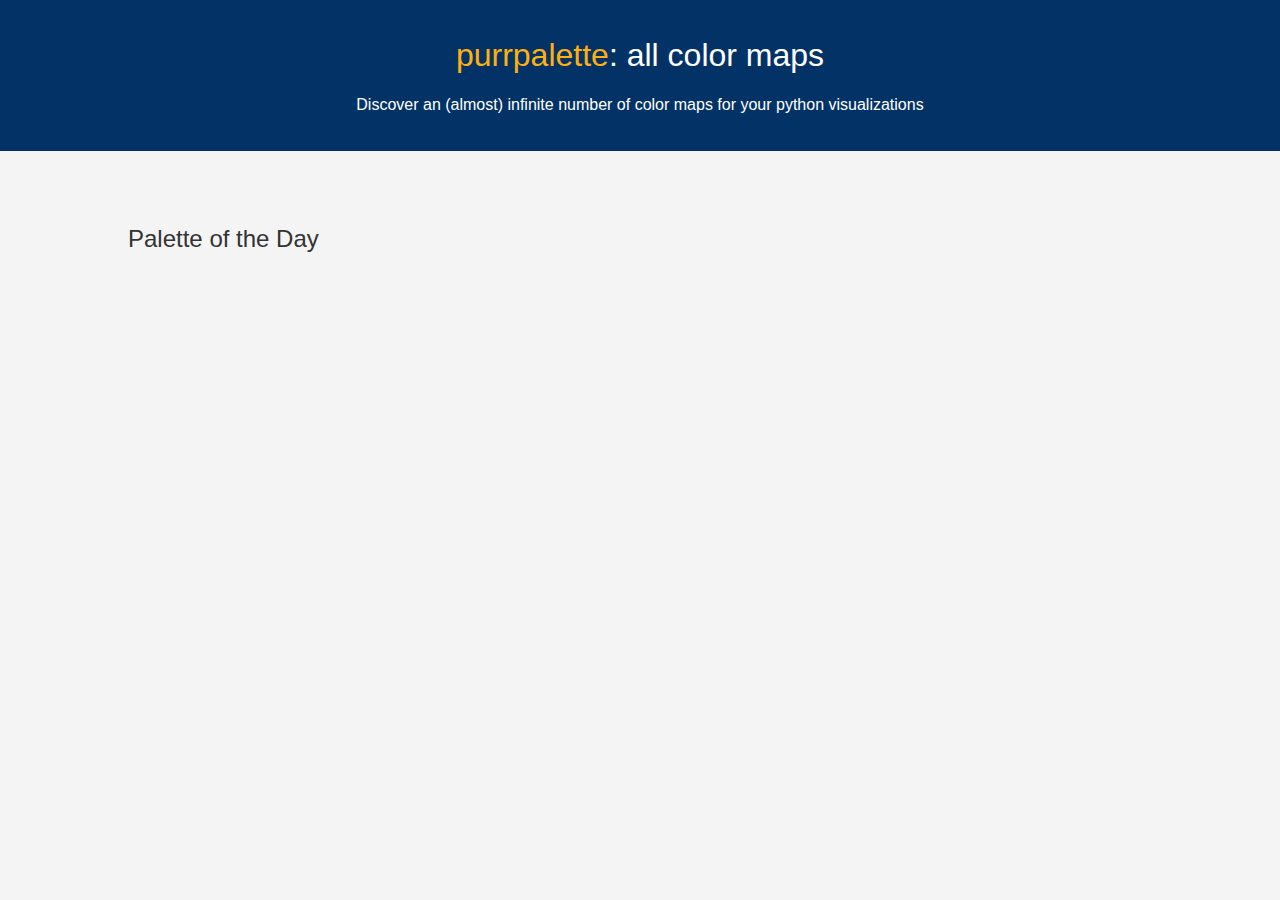
<file: docs/index.html>
<!DOCTYPE html>
<html lang="en">

<head>
   <meta charset="UTF-8">
   <meta name="viewport" content="width=device-width, initial-scale=1.2">
   <title>Purrpalette Collection</title>
   <link rel="stylesheet" href="styles.css">
</head>

<body>
   <header>
      <h1><a href='https://github.com/JosephBARBIERDARNAL/purrpalette' target="_blank">purrpalette</a>: all color maps</h1>
      <h4>Discover an (almost) infinite number of color maps for your python visualizations</h4>
   </header>
   <div class="container">
      <br/><br /><br />
      <section id="palette-of-the-day">
         <h2>Palette of the Day</h2>
         <div id="palette-of-the-day-container">
            <!-- Palette of the Day content will be dynamically inserted here -->
         </div>
         <pre id="palette-of-the-day-code">
            <!-- Code snippet will be dynamically inserted here -->
         </pre>
      </section>
      <main id="colormap-container">
         <!-- Colormaps are dynamically inserted here -->
      </main>
   </div>
   <script src="scripts.js"></script>
</body>

</html>
</file>
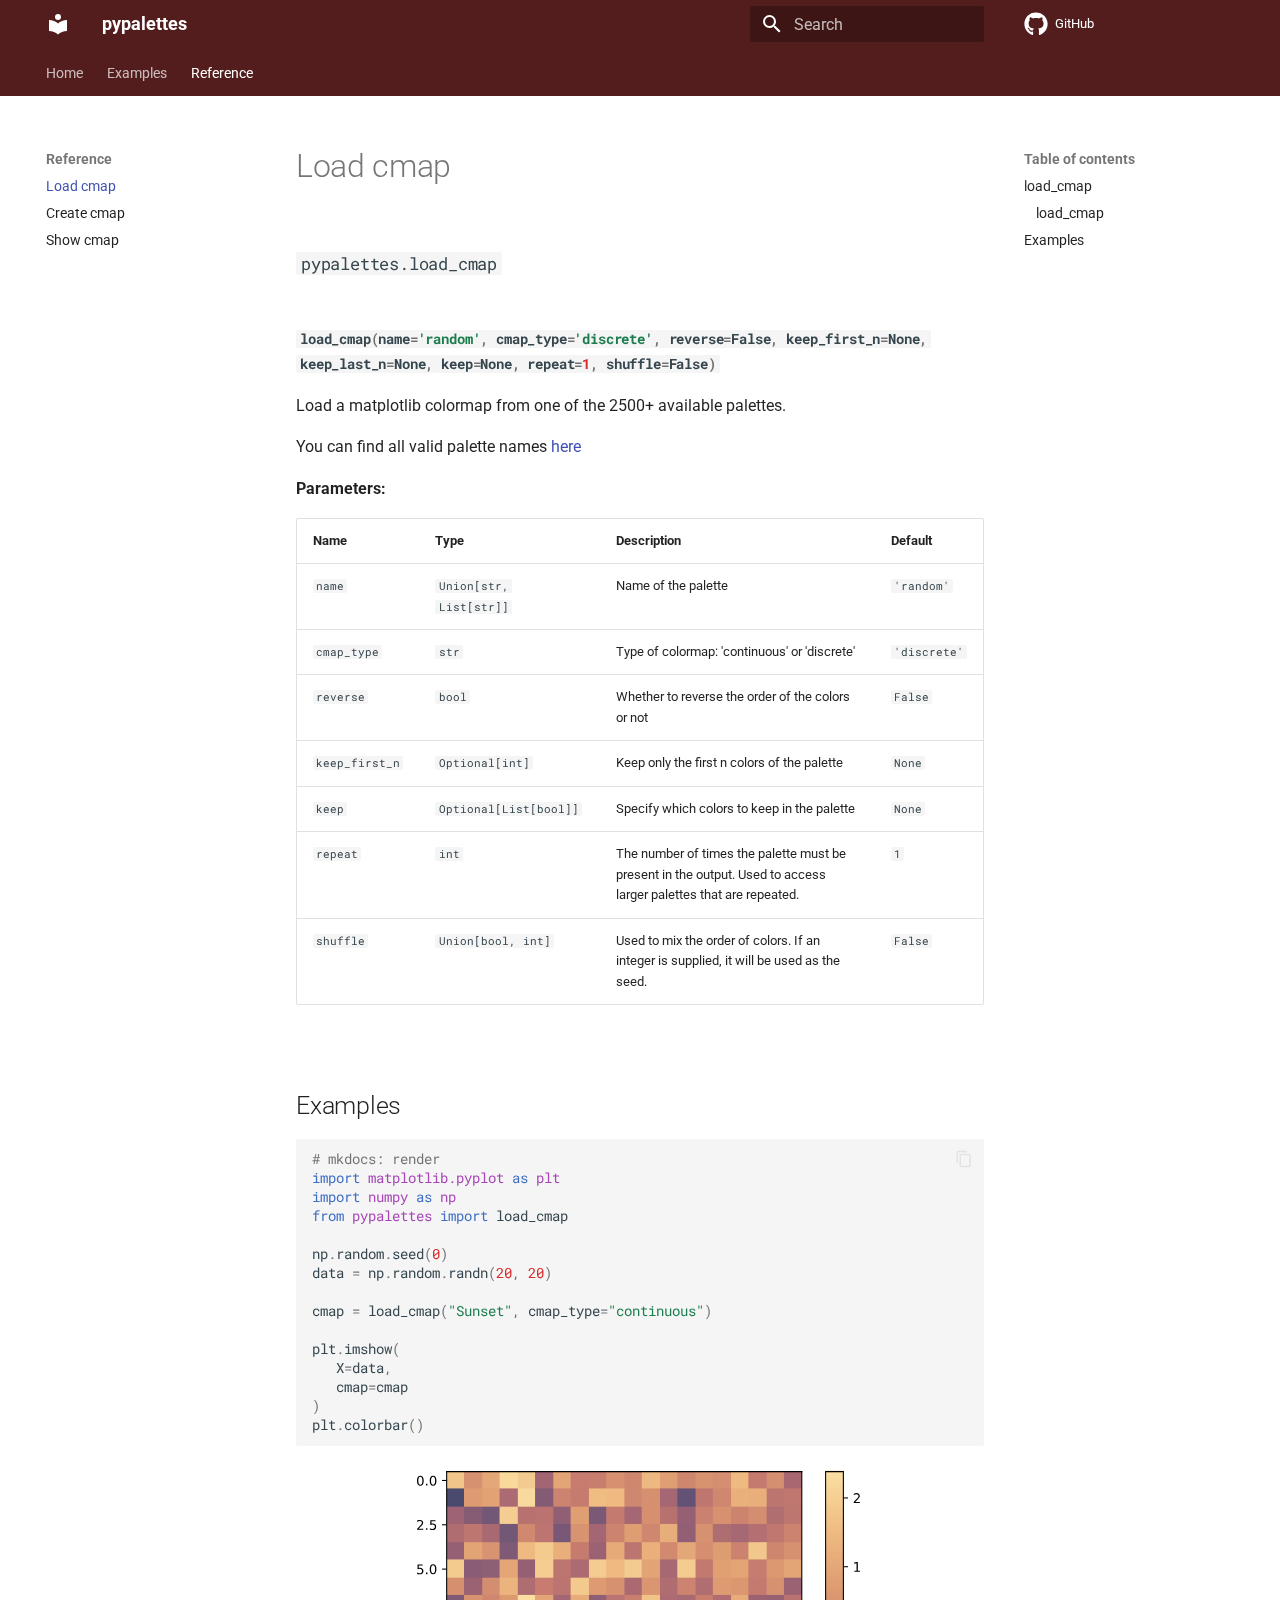
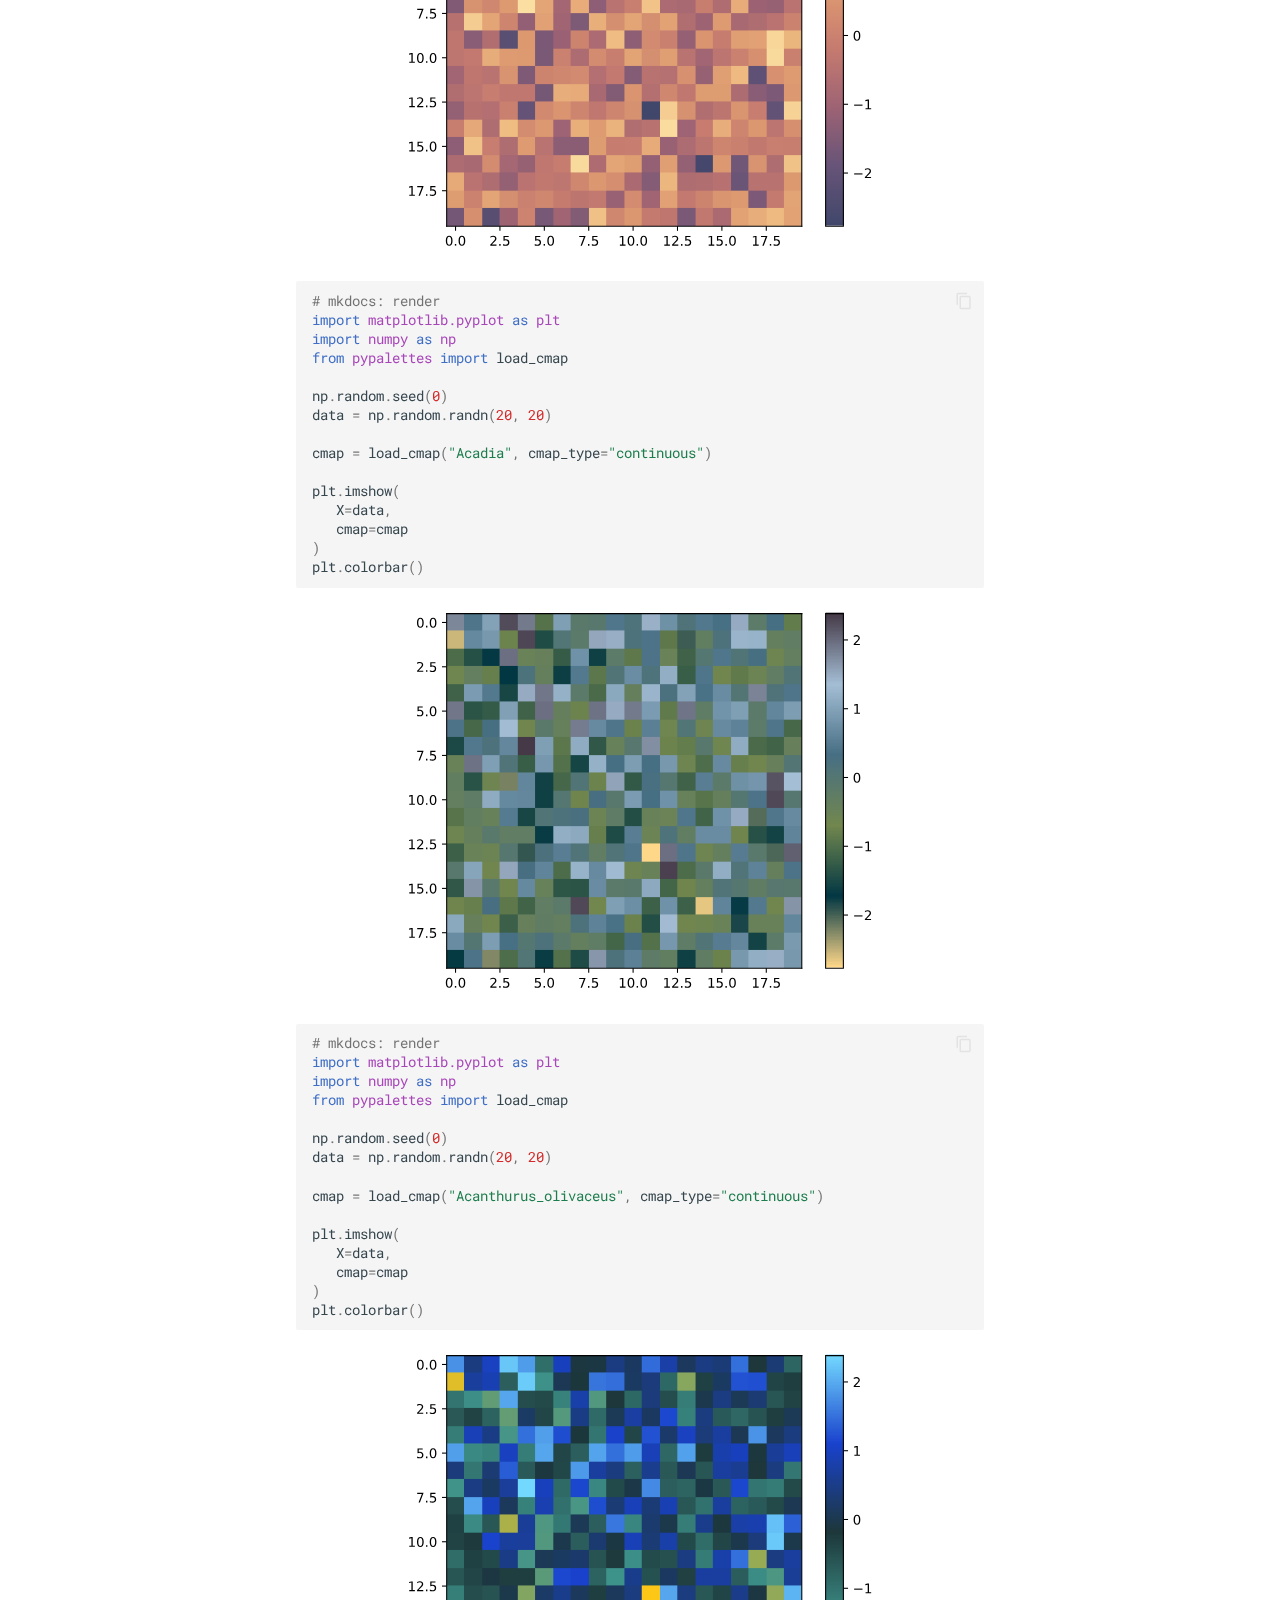
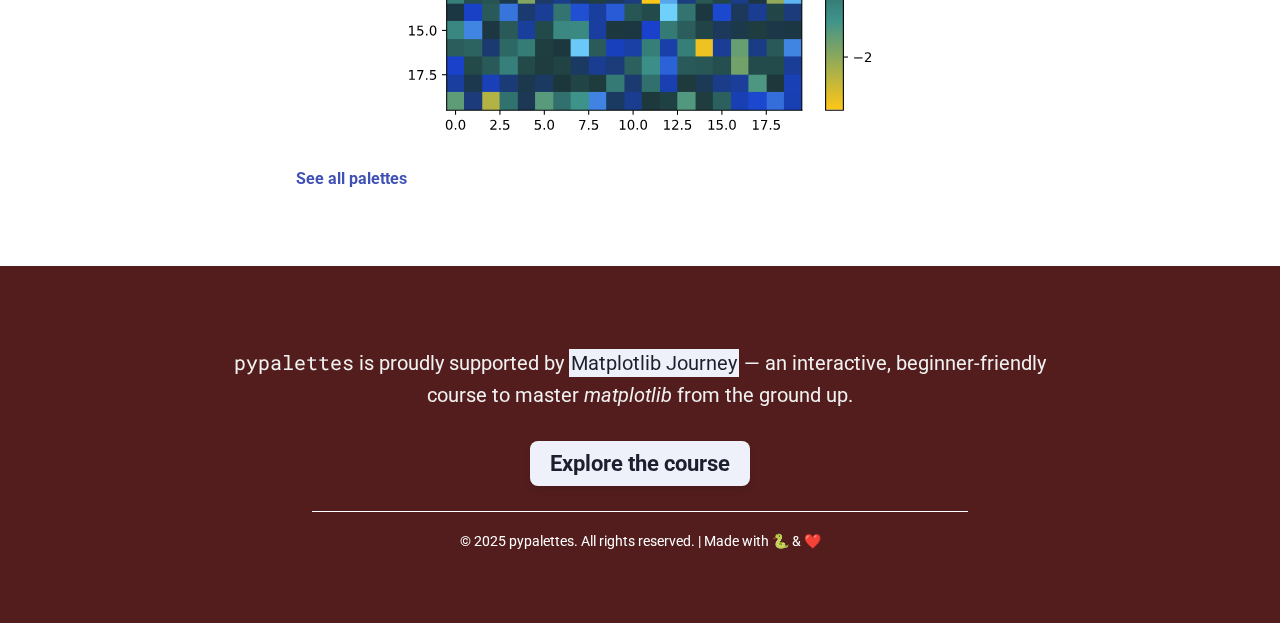
<file: reference/load_cmap/index.html>
<!doctype html>
<html lang="en" class="no-js">
  <head>
    
      <meta charset="utf-8">
      <meta name="viewport" content="width=device-width,initial-scale=1">
      
      
      
        <link rel="canonical" href="https://JosephBARBIERDARNAL.github.io/pypalettes/reference/load_cmap/">
      
      
        <link rel="prev" href="../../examples/">
      
      
        <link rel="next" href="../create_cmap/">
      
      
      <link rel="icon" href="../../assets/images/favicon.png">
      <meta name="generator" content="mkdocs-1.6.1, mkdocs-material-9.6.14">
    
    
      
        <title>Load cmap - pypalettes</title>
      
    
    
      <link rel="stylesheet" href="../../assets/stylesheets/main.342714a4.min.css">
      
      


    
    
      
    
    
      
        
        
        <link rel="preconnect" href="https://fonts.gstatic.com" crossorigin>
        <link rel="stylesheet" href="https://fonts.googleapis.com/css?family=Roboto:300,300i,400,400i,700,700i%7CRoboto+Mono:400,400i,700,700i&display=fallback">
        <style>:root{--md-text-font:"Roboto";--md-code-font:"Roboto Mono"}</style>
      
    
    
      <link rel="stylesheet" href="../../assets/_mkdocstrings.css">
    
      <link rel="stylesheet" href="../../stylesheets/style.css">
    
    <script>__md_scope=new URL("../..",location),__md_hash=e=>[...e].reduce(((e,_)=>(e<<5)-e+_.charCodeAt(0)),0),__md_get=(e,_=localStorage,t=__md_scope)=>JSON.parse(_.getItem(t.pathname+"."+e)),__md_set=(e,_,t=localStorage,a=__md_scope)=>{try{t.setItem(a.pathname+"."+e,JSON.stringify(_))}catch(e){}}</script>
    
      

    
    
    
  </head>
  
  
    <body dir="ltr">
  
    
    <input class="md-toggle" data-md-toggle="drawer" type="checkbox" id="__drawer" autocomplete="off">
    <input class="md-toggle" data-md-toggle="search" type="checkbox" id="__search" autocomplete="off">
    <label class="md-overlay" for="__drawer"></label>
    <div data-md-component="skip">
      
        
        <a href="#load-cmap" class="md-skip">
          Skip to content
        </a>
      
    </div>
    <div data-md-component="announce">
      
    </div>
    
    
      

<header class="md-header" data-md-component="header">
  <nav class="md-header__inner md-grid" aria-label="Header">
    <a href="../.." title="pypalettes" class="md-header__button md-logo" aria-label="pypalettes" data-md-component="logo">
      
  
  <svg xmlns="http://www.w3.org/2000/svg" viewBox="0 0 24 24"><path d="M12 8a3 3 0 0 0 3-3 3 3 0 0 0-3-3 3 3 0 0 0-3 3 3 3 0 0 0 3 3m0 3.54C9.64 9.35 6.5 8 3 8v11c3.5 0 6.64 1.35 9 3.54 2.36-2.19 5.5-3.54 9-3.54V8c-3.5 0-6.64 1.35-9 3.54"/></svg>

    </a>
    <label class="md-header__button md-icon" for="__drawer">
      
      <svg xmlns="http://www.w3.org/2000/svg" viewBox="0 0 24 24"><path d="M3 6h18v2H3zm0 5h18v2H3zm0 5h18v2H3z"/></svg>
    </label>
    <div class="md-header__title" data-md-component="header-title">
      <div class="md-header__ellipsis">
        <div class="md-header__topic">
          <span class="md-ellipsis">
            pypalettes
          </span>
        </div>
        <div class="md-header__topic" data-md-component="header-topic">
          <span class="md-ellipsis">
            
              Load cmap
            
          </span>
        </div>
      </div>
    </div>
    
    
      <script>var palette=__md_get("__palette");if(palette&&palette.color){if("(prefers-color-scheme)"===palette.color.media){var media=matchMedia("(prefers-color-scheme: light)"),input=document.querySelector(media.matches?"[data-md-color-media='(prefers-color-scheme: light)']":"[data-md-color-media='(prefers-color-scheme: dark)']");palette.color.media=input.getAttribute("data-md-color-media"),palette.color.scheme=input.getAttribute("data-md-color-scheme"),palette.color.primary=input.getAttribute("data-md-color-primary"),palette.color.accent=input.getAttribute("data-md-color-accent")}for(var[key,value]of Object.entries(palette.color))document.body.setAttribute("data-md-color-"+key,value)}</script>
    
    
    
      
      
        <label class="md-header__button md-icon" for="__search">
          
          <svg xmlns="http://www.w3.org/2000/svg" viewBox="0 0 24 24"><path d="M9.5 3A6.5 6.5 0 0 1 16 9.5c0 1.61-.59 3.09-1.56 4.23l.27.27h.79l5 5-1.5 1.5-5-5v-.79l-.27-.27A6.52 6.52 0 0 1 9.5 16 6.5 6.5 0 0 1 3 9.5 6.5 6.5 0 0 1 9.5 3m0 2C7 5 5 7 5 9.5S7 14 9.5 14 14 12 14 9.5 12 5 9.5 5"/></svg>
        </label>
        <div class="md-search" data-md-component="search" role="dialog">
  <label class="md-search__overlay" for="__search"></label>
  <div class="md-search__inner" role="search">
    <form class="md-search__form" name="search">
      <input type="text" class="md-search__input" name="query" aria-label="Search" placeholder="Search" autocapitalize="off" autocorrect="off" autocomplete="off" spellcheck="false" data-md-component="search-query" required>
      <label class="md-search__icon md-icon" for="__search">
        
        <svg xmlns="http://www.w3.org/2000/svg" viewBox="0 0 24 24"><path d="M9.5 3A6.5 6.5 0 0 1 16 9.5c0 1.61-.59 3.09-1.56 4.23l.27.27h.79l5 5-1.5 1.5-5-5v-.79l-.27-.27A6.52 6.52 0 0 1 9.5 16 6.5 6.5 0 0 1 3 9.5 6.5 6.5 0 0 1 9.5 3m0 2C7 5 5 7 5 9.5S7 14 9.5 14 14 12 14 9.5 12 5 9.5 5"/></svg>
        
        <svg xmlns="http://www.w3.org/2000/svg" viewBox="0 0 24 24"><path d="M20 11v2H8l5.5 5.5-1.42 1.42L4.16 12l7.92-7.92L13.5 5.5 8 11z"/></svg>
      </label>
      <nav class="md-search__options" aria-label="Search">
        
        <button type="reset" class="md-search__icon md-icon" title="Clear" aria-label="Clear" tabindex="-1">
          
          <svg xmlns="http://www.w3.org/2000/svg" viewBox="0 0 24 24"><path d="M19 6.41 17.59 5 12 10.59 6.41 5 5 6.41 10.59 12 5 17.59 6.41 19 12 13.41 17.59 19 19 17.59 13.41 12z"/></svg>
        </button>
      </nav>
      
    </form>
    <div class="md-search__output">
      <div class="md-search__scrollwrap" tabindex="0" data-md-scrollfix>
        <div class="md-search-result" data-md-component="search-result">
          <div class="md-search-result__meta">
            Initializing search
          </div>
          <ol class="md-search-result__list" role="presentation"></ol>
        </div>
      </div>
    </div>
  </div>
</div>
      
    
    
      <div class="md-header__source">
        <a href="https://github.com/JosephBARBIERDARNAL/pypalettes" title="Go to repository" class="md-source" data-md-component="source">
  <div class="md-source__icon md-icon">
    
    <svg xmlns="http://www.w3.org/2000/svg" viewBox="0 0 496 512"><!--! Font Awesome Free 6.7.2 by @fontawesome - https://fontawesome.com License - https://fontawesome.com/license/free (Icons: CC BY 4.0, Fonts: SIL OFL 1.1, Code: MIT License) Copyright 2024 Fonticons, Inc.--><path d="M165.9 397.4c0 2-2.3 3.6-5.2 3.6-3.3.3-5.6-1.3-5.6-3.6 0-2 2.3-3.6 5.2-3.6 3-.3 5.6 1.3 5.6 3.6m-31.1-4.5c-.7 2 1.3 4.3 4.3 4.9 2.6 1 5.6 0 6.2-2s-1.3-4.3-4.3-5.2c-2.6-.7-5.5.3-6.2 2.3m44.2-1.7c-2.9.7-4.9 2.6-4.6 4.9.3 2 2.9 3.3 5.9 2.6 2.9-.7 4.9-2.6 4.6-4.6-.3-1.9-3-3.2-5.9-2.9M244.8 8C106.1 8 0 113.3 0 252c0 110.9 69.8 205.8 169.5 239.2 12.8 2.3 17.3-5.6 17.3-12.1 0-6.2-.3-40.4-.3-61.4 0 0-70 15-84.7-29.8 0 0-11.4-29.1-27.8-36.6 0 0-22.9-15.7 1.6-15.4 0 0 24.9 2 38.6 25.8 21.9 38.6 58.6 27.5 72.9 20.9 2.3-16 8.8-27.1 16-33.7-55.9-6.2-112.3-14.3-112.3-110.5 0-27.5 7.6-41.3 23.6-58.9-2.6-6.5-11.1-33.3 2.6-67.9 20.9-6.5 69 27 69 27 20-5.6 41.5-8.5 62.8-8.5s42.8 2.9 62.8 8.5c0 0 48.1-33.6 69-27 13.7 34.7 5.2 61.4 2.6 67.9 16 17.7 25.8 31.5 25.8 58.9 0 96.5-58.9 104.2-114.8 110.5 9.2 7.9 17 22.9 17 46.4 0 33.7-.3 75.4-.3 83.6 0 6.5 4.6 14.4 17.3 12.1C428.2 457.8 496 362.9 496 252 496 113.3 383.5 8 244.8 8M97.2 352.9c-1.3 1-1 3.3.7 5.2 1.6 1.6 3.9 2.3 5.2 1 1.3-1 1-3.3-.7-5.2-1.6-1.6-3.9-2.3-5.2-1m-10.8-8.1c-.7 1.3.3 2.9 2.3 3.9 1.6 1 3.6.7 4.3-.7.7-1.3-.3-2.9-2.3-3.9-2-.6-3.6-.3-4.3.7m32.4 35.6c-1.6 1.3-1 4.3 1.3 6.2 2.3 2.3 5.2 2.6 6.5 1 1.3-1.3.7-4.3-1.3-6.2-2.2-2.3-5.2-2.6-6.5-1m-11.4-14.7c-1.6 1-1.6 3.6 0 5.9s4.3 3.3 5.6 2.3c1.6-1.3 1.6-3.9 0-6.2-1.4-2.3-4-3.3-5.6-2"/></svg>
  </div>
  <div class="md-source__repository">
    GitHub
  </div>
</a>
      </div>
    
  </nav>
  
</header>
    
    <div class="md-container" data-md-component="container">
      
      
        
          
            
<nav class="md-tabs" aria-label="Tabs" data-md-component="tabs">
  <div class="md-grid">
    <ul class="md-tabs__list">
      
        
  
  
  
  
    <li class="md-tabs__item">
      <a href="../.." class="md-tabs__link">
        
  
  
    
  
  Home

      </a>
    </li>
  

      
        
  
  
  
  
    <li class="md-tabs__item">
      <a href="../../examples/" class="md-tabs__link">
        
  
  
    
  
  Examples

      </a>
    </li>
  

      
        
  
  
  
    
  
  
    
    
      <li class="md-tabs__item md-tabs__item--active">
        <a href="./" class="md-tabs__link">
          
  
  
  Reference

        </a>
      </li>
    
  

      
    </ul>
  </div>
</nav>
          
        
      
      <main class="md-main" data-md-component="main">
        <div class="md-main__inner md-grid">
          
            
              
              <div class="md-sidebar md-sidebar--primary" data-md-component="sidebar" data-md-type="navigation" >
                <div class="md-sidebar__scrollwrap">
                  <div class="md-sidebar__inner">
                    


  


<nav class="md-nav md-nav--primary md-nav--lifted" aria-label="Navigation" data-md-level="0">
  <label class="md-nav__title" for="__drawer">
    <a href="../.." title="pypalettes" class="md-nav__button md-logo" aria-label="pypalettes" data-md-component="logo">
      
  
  <svg xmlns="http://www.w3.org/2000/svg" viewBox="0 0 24 24"><path d="M12 8a3 3 0 0 0 3-3 3 3 0 0 0-3-3 3 3 0 0 0-3 3 3 3 0 0 0 3 3m0 3.54C9.64 9.35 6.5 8 3 8v11c3.5 0 6.64 1.35 9 3.54 2.36-2.19 5.5-3.54 9-3.54V8c-3.5 0-6.64 1.35-9 3.54"/></svg>

    </a>
    pypalettes
  </label>
  
    <div class="md-nav__source">
      <a href="https://github.com/JosephBARBIERDARNAL/pypalettes" title="Go to repository" class="md-source" data-md-component="source">
  <div class="md-source__icon md-icon">
    
    <svg xmlns="http://www.w3.org/2000/svg" viewBox="0 0 496 512"><!--! Font Awesome Free 6.7.2 by @fontawesome - https://fontawesome.com License - https://fontawesome.com/license/free (Icons: CC BY 4.0, Fonts: SIL OFL 1.1, Code: MIT License) Copyright 2024 Fonticons, Inc.--><path d="M165.9 397.4c0 2-2.3 3.6-5.2 3.6-3.3.3-5.6-1.3-5.6-3.6 0-2 2.3-3.6 5.2-3.6 3-.3 5.6 1.3 5.6 3.6m-31.1-4.5c-.7 2 1.3 4.3 4.3 4.9 2.6 1 5.6 0 6.2-2s-1.3-4.3-4.3-5.2c-2.6-.7-5.5.3-6.2 2.3m44.2-1.7c-2.9.7-4.9 2.6-4.6 4.9.3 2 2.9 3.3 5.9 2.6 2.9-.7 4.9-2.6 4.6-4.6-.3-1.9-3-3.2-5.9-2.9M244.8 8C106.1 8 0 113.3 0 252c0 110.9 69.8 205.8 169.5 239.2 12.8 2.3 17.3-5.6 17.3-12.1 0-6.2-.3-40.4-.3-61.4 0 0-70 15-84.7-29.8 0 0-11.4-29.1-27.8-36.6 0 0-22.9-15.7 1.6-15.4 0 0 24.9 2 38.6 25.8 21.9 38.6 58.6 27.5 72.9 20.9 2.3-16 8.8-27.1 16-33.7-55.9-6.2-112.3-14.3-112.3-110.5 0-27.5 7.6-41.3 23.6-58.9-2.6-6.5-11.1-33.3 2.6-67.9 20.9-6.5 69 27 69 27 20-5.6 41.5-8.5 62.8-8.5s42.8 2.9 62.8 8.5c0 0 48.1-33.6 69-27 13.7 34.7 5.2 61.4 2.6 67.9 16 17.7 25.8 31.5 25.8 58.9 0 96.5-58.9 104.2-114.8 110.5 9.2 7.9 17 22.9 17 46.4 0 33.7-.3 75.4-.3 83.6 0 6.5 4.6 14.4 17.3 12.1C428.2 457.8 496 362.9 496 252 496 113.3 383.5 8 244.8 8M97.2 352.9c-1.3 1-1 3.3.7 5.2 1.6 1.6 3.9 2.3 5.2 1 1.3-1 1-3.3-.7-5.2-1.6-1.6-3.9-2.3-5.2-1m-10.8-8.1c-.7 1.3.3 2.9 2.3 3.9 1.6 1 3.6.7 4.3-.7.7-1.3-.3-2.9-2.3-3.9-2-.6-3.6-.3-4.3.7m32.4 35.6c-1.6 1.3-1 4.3 1.3 6.2 2.3 2.3 5.2 2.6 6.5 1 1.3-1.3.7-4.3-1.3-6.2-2.2-2.3-5.2-2.6-6.5-1m-11.4-14.7c-1.6 1-1.6 3.6 0 5.9s4.3 3.3 5.6 2.3c1.6-1.3 1.6-3.9 0-6.2-1.4-2.3-4-3.3-5.6-2"/></svg>
  </div>
  <div class="md-source__repository">
    GitHub
  </div>
</a>
    </div>
  
  <ul class="md-nav__list" data-md-scrollfix>
    
      
      
  
  
  
  
    <li class="md-nav__item">
      <a href="../.." class="md-nav__link">
        
  
  
  <span class="md-ellipsis">
    Home
    
  </span>
  

      </a>
    </li>
  

    
      
      
  
  
  
  
    <li class="md-nav__item">
      <a href="../../examples/" class="md-nav__link">
        
  
  
  <span class="md-ellipsis">
    Examples
    
  </span>
  

      </a>
    </li>
  

    
      
      
  
  
    
  
  
  
    
    
    
    
      
        
        
      
      
    
    
    <li class="md-nav__item md-nav__item--active md-nav__item--section md-nav__item--nested">
      
        
        
        <input class="md-nav__toggle md-toggle " type="checkbox" id="__nav_3" checked>
        
          
          <label class="md-nav__link" for="__nav_3" id="__nav_3_label" tabindex="">
            
  
  
  <span class="md-ellipsis">
    Reference
    
  </span>
  

            <span class="md-nav__icon md-icon"></span>
          </label>
        
        <nav class="md-nav" data-md-level="1" aria-labelledby="__nav_3_label" aria-expanded="true">
          <label class="md-nav__title" for="__nav_3">
            <span class="md-nav__icon md-icon"></span>
            Reference
          </label>
          <ul class="md-nav__list" data-md-scrollfix>
            
              
                
  
  
    
  
  
  
    <li class="md-nav__item md-nav__item--active">
      
      <input class="md-nav__toggle md-toggle" type="checkbox" id="__toc">
      
      
        
      
      
        <label class="md-nav__link md-nav__link--active" for="__toc">
          
  
  
  <span class="md-ellipsis">
    Load cmap
    
  </span>
  

          <span class="md-nav__icon md-icon"></span>
        </label>
      
      <a href="./" class="md-nav__link md-nav__link--active">
        
  
  
  <span class="md-ellipsis">
    Load cmap
    
  </span>
  

      </a>
      
        

<nav class="md-nav md-nav--secondary" aria-label="Table of contents">
  
  
  
    
  
  
    <label class="md-nav__title" for="__toc">
      <span class="md-nav__icon md-icon"></span>
      Table of contents
    </label>
    <ul class="md-nav__list" data-md-component="toc" data-md-scrollfix>
      
        <li class="md-nav__item">
  <a href="#pypalettes.load_cmap" class="md-nav__link">
    <span class="md-ellipsis">
      load_cmap
    </span>
  </a>
  
    <nav class="md-nav" aria-label="load_cmap">
      <ul class="md-nav__list">
        
          <li class="md-nav__item">
  <a href="#pypalettes.load_cmap.load_cmap" class="md-nav__link">
    <span class="md-ellipsis">
      load_cmap
    </span>
  </a>
  
</li>
        
      </ul>
    </nav>
  
</li>
      
        <li class="md-nav__item">
  <a href="#examples" class="md-nav__link">
    <span class="md-ellipsis">
      Examples
    </span>
  </a>
  
</li>
      
    </ul>
  
</nav>
      
    </li>
  

              
            
              
                
  
  
  
  
    <li class="md-nav__item">
      <a href="../create_cmap/" class="md-nav__link">
        
  
  
  <span class="md-ellipsis">
    Create cmap
    
  </span>
  

      </a>
    </li>
  

              
            
              
                
  
  
  
  
    <li class="md-nav__item">
      <a href="../show_cmap/" class="md-nav__link">
        
  
  
  <span class="md-ellipsis">
    Show cmap
    
  </span>
  

      </a>
    </li>
  

              
            
          </ul>
        </nav>
      
    </li>
  

    
  </ul>
</nav>
                  </div>
                </div>
              </div>
            
            
              
              <div class="md-sidebar md-sidebar--secondary" data-md-component="sidebar" data-md-type="toc" >
                <div class="md-sidebar__scrollwrap">
                  <div class="md-sidebar__inner">
                    

<nav class="md-nav md-nav--secondary" aria-label="Table of contents">
  
  
  
    
  
  
    <label class="md-nav__title" for="__toc">
      <span class="md-nav__icon md-icon"></span>
      Table of contents
    </label>
    <ul class="md-nav__list" data-md-component="toc" data-md-scrollfix>
      
        <li class="md-nav__item">
  <a href="#pypalettes.load_cmap" class="md-nav__link">
    <span class="md-ellipsis">
      load_cmap
    </span>
  </a>
  
    <nav class="md-nav" aria-label="load_cmap">
      <ul class="md-nav__list">
        
          <li class="md-nav__item">
  <a href="#pypalettes.load_cmap.load_cmap" class="md-nav__link">
    <span class="md-ellipsis">
      load_cmap
    </span>
  </a>
  
</li>
        
      </ul>
    </nav>
  
</li>
      
        <li class="md-nav__item">
  <a href="#examples" class="md-nav__link">
    <span class="md-ellipsis">
      Examples
    </span>
  </a>
  
</li>
      
    </ul>
  
</nav>
                  </div>
                </div>
              </div>
            
          
          
            <div class="md-content" data-md-component="content">
              <article class="md-content__inner md-typeset">
                
                  


  
  


<h1 id="load-cmap">Load cmap</h1>
<div class="doc doc-object doc-module">
<h3 class="doc doc-heading" id="pypalettes.load_cmap">
<code>pypalettes.load_cmap</code>
</h3>
<div class="doc doc-contents first">
<div class="doc doc-children">
<div class="doc doc-object doc-function">
<h4 class="doc doc-heading" id="pypalettes.load_cmap.load_cmap">
<code class="highlight language-python"><span class="n">load_cmap</span><span class="p">(</span><span class="n">name</span><span class="o">=</span><span class="s1">'random'</span><span class="p">,</span> <span class="n">cmap_type</span><span class="o">=</span><span class="s1">'discrete'</span><span class="p">,</span> <span class="n">reverse</span><span class="o">=</span><span class="kc">False</span><span class="p">,</span> <span class="n">keep_first_n</span><span class="o">=</span><span class="kc">None</span><span class="p">,</span> <span class="n">keep_last_n</span><span class="o">=</span><span class="kc">None</span><span class="p">,</span> <span class="n">keep</span><span class="o">=</span><span class="kc">None</span><span class="p">,</span> <span class="n">repeat</span><span class="o">=</span><span class="mi">1</span><span class="p">,</span> <span class="n">shuffle</span><span class="o">=</span><span class="kc">False</span><span class="p">)</span></code>
</h4>
<div class="doc doc-contents">
<p>Load a matplotlib colormap from one of the 2500+ available palettes.</p>
<p>You can find all valid palette names <a href="https://python-graph-gallery.com/color-palette-finder/" target="_blank">here</a></p>
<p><span class="doc-section-title">Parameters:</span></p>
<table>
<thead>
<tr>
<th>Name</th>
<th>Type</th>
<th>Description</th>
<th>Default</th>
</tr>
</thead>
<tbody>
<tr class="doc-section-item">
<td>
<code>name</code>
</td>
<td>
<code><span title="typing.Union">Union</span>[<span title="str">str</span>, <span title="typing.List">List</span>[<span title="str">str</span>]]</code>
</td>
<td>
<div class="doc-md-description">
<p>Name of the palette</p>
</div>
</td>
<td>
<code>'random'</code>
</td>
</tr>
<tr class="doc-section-item">
<td>
<code>cmap_type</code>
</td>
<td>
<code><span title="str">str</span></code>
</td>
<td>
<div class="doc-md-description">
<p>Type of colormap: 'continuous' or 'discrete'</p>
</div>
</td>
<td>
<code>'discrete'</code>
</td>
</tr>
<tr class="doc-section-item">
<td>
<code>reverse</code>
</td>
<td>
<code><span title="bool">bool</span></code>
</td>
<td>
<div class="doc-md-description">
<p>Whether to reverse the order of the colors or not</p>
</div>
</td>
<td>
<code>False</code>
</td>
</tr>
<tr class="doc-section-item">
<td>
<code>keep_first_n</code>
</td>
<td>
<code><span title="typing.Optional">Optional</span>[<span title="int">int</span>]</code>
</td>
<td>
<div class="doc-md-description">
<p>Keep only the first n colors of the palette</p>
</div>
</td>
<td>
<code>None</code>
</td>
</tr>
<tr class="doc-section-item">
<td>
<code>keep</code>
</td>
<td>
<code><span title="typing.Optional">Optional</span>[<span title="typing.List">List</span>[<span title="bool">bool</span>]]</code>
</td>
<td>
<div class="doc-md-description">
<p>Specify which colors to keep in the palette</p>
</div>
</td>
<td>
<code>None</code>
</td>
</tr>
<tr class="doc-section-item">
<td>
<code>repeat</code>
</td>
<td>
<code><span title="int">int</span></code>
</td>
<td>
<div class="doc-md-description">
<p>The number of times the palette must be present in
the output. Used to access larger palettes that are repeated.</p>
</div>
</td>
<td>
<code>1</code>
</td>
</tr>
<tr class="doc-section-item">
<td>
<code>shuffle</code>
</td>
<td>
<code><span title="typing.Union">Union</span>[<span title="bool">bool</span>, <span title="int">int</span>]</code>
</td>
<td>
<div class="doc-md-description">
<p>Used to mix the order of colors. If an integer is
supplied, it will be used as the seed.</p>
</div>
</td>
<td>
<code>False</code>
</td>
</tr>
</tbody>
</table>
</div>
</div>
</div>
</div>
</div><h2 id="examples">Examples</h2>
<div class="language-py highlight"><pre><span></span><code><span id="__span-0-1"><a href="#__codelineno-0-1" id="__codelineno-0-1" name="__codelineno-0-1"></a><span class="c1"># mkdocs: render</span>
</span><span id="__span-0-2"><a href="#__codelineno-0-2" id="__codelineno-0-2" name="__codelineno-0-2"></a><span class="kn">import</span><span class="w"> </span><span class="nn">matplotlib.pyplot</span><span class="w"> </span><span class="k">as</span><span class="w"> </span><span class="nn">plt</span>
</span><span id="__span-0-3"><a href="#__codelineno-0-3" id="__codelineno-0-3" name="__codelineno-0-3"></a><span class="kn">import</span><span class="w"> </span><span class="nn">numpy</span><span class="w"> </span><span class="k">as</span><span class="w"> </span><span class="nn">np</span>
</span><span id="__span-0-4"><a href="#__codelineno-0-4" id="__codelineno-0-4" name="__codelineno-0-4"></a><span class="kn">from</span><span class="w"> </span><span class="nn">pypalettes</span><span class="w"> </span><span class="kn">import</span> <span class="n">load_cmap</span>
</span><span id="__span-0-5"><a href="#__codelineno-0-5" id="__codelineno-0-5" name="__codelineno-0-5"></a>
</span><span id="__span-0-6"><a href="#__codelineno-0-6" id="__codelineno-0-6" name="__codelineno-0-6"></a><span class="n">np</span><span class="o">.</span><span class="n">random</span><span class="o">.</span><span class="n">seed</span><span class="p">(</span><span class="mi">0</span><span class="p">)</span>
</span><span id="__span-0-7"><a href="#__codelineno-0-7" id="__codelineno-0-7" name="__codelineno-0-7"></a><span class="n">data</span> <span class="o">=</span> <span class="n">np</span><span class="o">.</span><span class="n">random</span><span class="o">.</span><span class="n">randn</span><span class="p">(</span><span class="mi">20</span><span class="p">,</span> <span class="mi">20</span><span class="p">)</span>
</span><span id="__span-0-8"><a href="#__codelineno-0-8" id="__codelineno-0-8" name="__codelineno-0-8"></a>
</span><span id="__span-0-9"><a href="#__codelineno-0-9" id="__codelineno-0-9" name="__codelineno-0-9"></a><span class="n">cmap</span> <span class="o">=</span> <span class="n">load_cmap</span><span class="p">(</span><span class="s2">"Sunset"</span><span class="p">,</span> <span class="n">cmap_type</span><span class="o">=</span><span class="s2">"continuous"</span><span class="p">)</span>
</span><span id="__span-0-10"><a href="#__codelineno-0-10" id="__codelineno-0-10" name="__codelineno-0-10"></a>
</span><span id="__span-0-11"><a href="#__codelineno-0-11" id="__codelineno-0-11" name="__codelineno-0-11"></a><span class="n">plt</span><span class="o">.</span><span class="n">imshow</span><span class="p">(</span>
</span><span id="__span-0-12"><a href="#__codelineno-0-12" id="__codelineno-0-12" name="__codelineno-0-12"></a>   <span class="n">X</span><span class="o">=</span><span class="n">data</span><span class="p">,</span>
</span><span id="__span-0-13"><a href="#__codelineno-0-13" id="__codelineno-0-13" name="__codelineno-0-13"></a>   <span class="n">cmap</span><span class="o">=</span><span class="n">cmap</span>
</span><span id="__span-0-14"><a href="#__codelineno-0-14" id="__codelineno-0-14" name="__codelineno-0-14"></a><span class="p">)</span>
</span><span id="__span-0-15"><a href="#__codelineno-0-15" id="__codelineno-0-15" name="__codelineno-0-15"></a><span class="n">plt</span><span class="o">.</span><span class="n">colorbar</span><span class="p">()</span>
</span></code></pre><center><img src="[data-uri]"/></center></div>
<div class="language-py highlight"><pre><span></span><code><span id="__span-1-1"><a href="#__codelineno-1-1" id="__codelineno-1-1" name="__codelineno-1-1"></a><span class="c1"># mkdocs: render</span>
</span><span id="__span-1-2"><a href="#__codelineno-1-2" id="__codelineno-1-2" name="__codelineno-1-2"></a><span class="kn">import</span><span class="w"> </span><span class="nn">matplotlib.pyplot</span><span class="w"> </span><span class="k">as</span><span class="w"> </span><span class="nn">plt</span>
</span><span id="__span-1-3"><a href="#__codelineno-1-3" id="__codelineno-1-3" name="__codelineno-1-3"></a><span class="kn">import</span><span class="w"> </span><span class="nn">numpy</span><span class="w"> </span><span class="k">as</span><span class="w"> </span><span class="nn">np</span>
</span><span id="__span-1-4"><a href="#__codelineno-1-4" id="__codelineno-1-4" name="__codelineno-1-4"></a><span class="kn">from</span><span class="w"> </span><span class="nn">pypalettes</span><span class="w"> </span><span class="kn">import</span> <span class="n">load_cmap</span>
</span><span id="__span-1-5"><a href="#__codelineno-1-5" id="__codelineno-1-5" name="__codelineno-1-5"></a>
</span><span id="__span-1-6"><a href="#__codelineno-1-6" id="__codelineno-1-6" name="__codelineno-1-6"></a><span class="n">np</span><span class="o">.</span><span class="n">random</span><span class="o">.</span><span class="n">seed</span><span class="p">(</span><span class="mi">0</span><span class="p">)</span>
</span><span id="__span-1-7"><a href="#__codelineno-1-7" id="__codelineno-1-7" name="__codelineno-1-7"></a><span class="n">data</span> <span class="o">=</span> <span class="n">np</span><span class="o">.</span><span class="n">random</span><span class="o">.</span><span class="n">randn</span><span class="p">(</span><span class="mi">20</span><span class="p">,</span> <span class="mi">20</span><span class="p">)</span>
</span><span id="__span-1-8"><a href="#__codelineno-1-8" id="__codelineno-1-8" name="__codelineno-1-8"></a>
</span><span id="__span-1-9"><a href="#__codelineno-1-9" id="__codelineno-1-9" name="__codelineno-1-9"></a><span class="n">cmap</span> <span class="o">=</span> <span class="n">load_cmap</span><span class="p">(</span><span class="s2">"Acadia"</span><span class="p">,</span> <span class="n">cmap_type</span><span class="o">=</span><span class="s2">"continuous"</span><span class="p">)</span>
</span><span id="__span-1-10"><a href="#__codelineno-1-10" id="__codelineno-1-10" name="__codelineno-1-10"></a>
</span><span id="__span-1-11"><a href="#__codelineno-1-11" id="__codelineno-1-11" name="__codelineno-1-11"></a><span class="n">plt</span><span class="o">.</span><span class="n">imshow</span><span class="p">(</span>
</span><span id="__span-1-12"><a href="#__codelineno-1-12" id="__codelineno-1-12" name="__codelineno-1-12"></a>   <span class="n">X</span><span class="o">=</span><span class="n">data</span><span class="p">,</span>
</span><span id="__span-1-13"><a href="#__codelineno-1-13" id="__codelineno-1-13" name="__codelineno-1-13"></a>   <span class="n">cmap</span><span class="o">=</span><span class="n">cmap</span>
</span><span id="__span-1-14"><a href="#__codelineno-1-14" id="__codelineno-1-14" name="__codelineno-1-14"></a><span class="p">)</span>
</span><span id="__span-1-15"><a href="#__codelineno-1-15" id="__codelineno-1-15" name="__codelineno-1-15"></a><span class="n">plt</span><span class="o">.</span><span class="n">colorbar</span><span class="p">()</span>
</span></code></pre><center><img src="[data-uri]"/></center></div>
<div class="language-py highlight"><pre><span></span><code><span id="__span-2-1"><a href="#__codelineno-2-1" id="__codelineno-2-1" name="__codelineno-2-1"></a><span class="c1"># mkdocs: render</span>
</span><span id="__span-2-2"><a href="#__codelineno-2-2" id="__codelineno-2-2" name="__codelineno-2-2"></a><span class="kn">import</span><span class="w"> </span><span class="nn">matplotlib.pyplot</span><span class="w"> </span><span class="k">as</span><span class="w"> </span><span class="nn">plt</span>
</span><span id="__span-2-3"><a href="#__codelineno-2-3" id="__codelineno-2-3" name="__codelineno-2-3"></a><span class="kn">import</span><span class="w"> </span><span class="nn">numpy</span><span class="w"> </span><span class="k">as</span><span class="w"> </span><span class="nn">np</span>
</span><span id="__span-2-4"><a href="#__codelineno-2-4" id="__codelineno-2-4" name="__codelineno-2-4"></a><span class="kn">from</span><span class="w"> </span><span class="nn">pypalettes</span><span class="w"> </span><span class="kn">import</span> <span class="n">load_cmap</span>
</span><span id="__span-2-5"><a href="#__codelineno-2-5" id="__codelineno-2-5" name="__codelineno-2-5"></a>
</span><span id="__span-2-6"><a href="#__codelineno-2-6" id="__codelineno-2-6" name="__codelineno-2-6"></a><span class="n">np</span><span class="o">.</span><span class="n">random</span><span class="o">.</span><span class="n">seed</span><span class="p">(</span><span class="mi">0</span><span class="p">)</span>
</span><span id="__span-2-7"><a href="#__codelineno-2-7" id="__codelineno-2-7" name="__codelineno-2-7"></a><span class="n">data</span> <span class="o">=</span> <span class="n">np</span><span class="o">.</span><span class="n">random</span><span class="o">.</span><span class="n">randn</span><span class="p">(</span><span class="mi">20</span><span class="p">,</span> <span class="mi">20</span><span class="p">)</span>
</span><span id="__span-2-8"><a href="#__codelineno-2-8" id="__codelineno-2-8" name="__codelineno-2-8"></a>
</span><span id="__span-2-9"><a href="#__codelineno-2-9" id="__codelineno-2-9" name="__codelineno-2-9"></a><span class="n">cmap</span> <span class="o">=</span> <span class="n">load_cmap</span><span class="p">(</span><span class="s2">"Acanthurus_olivaceus"</span><span class="p">,</span> <span class="n">cmap_type</span><span class="o">=</span><span class="s2">"continuous"</span><span class="p">)</span>
</span><span id="__span-2-10"><a href="#__codelineno-2-10" id="__codelineno-2-10" name="__codelineno-2-10"></a>
</span><span id="__span-2-11"><a href="#__codelineno-2-11" id="__codelineno-2-11" name="__codelineno-2-11"></a><span class="n">plt</span><span class="o">.</span><span class="n">imshow</span><span class="p">(</span>
</span><span id="__span-2-12"><a href="#__codelineno-2-12" id="__codelineno-2-12" name="__codelineno-2-12"></a>   <span class="n">X</span><span class="o">=</span><span class="n">data</span><span class="p">,</span>
</span><span id="__span-2-13"><a href="#__codelineno-2-13" id="__codelineno-2-13" name="__codelineno-2-13"></a>   <span class="n">cmap</span><span class="o">=</span><span class="n">cmap</span>
</span><span id="__span-2-14"><a href="#__codelineno-2-14" id="__codelineno-2-14" name="__codelineno-2-14"></a><span class="p">)</span>
</span><span id="__span-2-15"><a href="#__codelineno-2-15" id="__codelineno-2-15" name="__codelineno-2-15"></a><span class="n">plt</span><span class="o">.</span><span class="n">colorbar</span><span class="p">()</span>
</span></code></pre><center><img src="[data-uri]"/></center></div>
<p><a href="https://python-graph-gallery.com/color-palette-finder/" target="_blank"><strong>See all palettes</strong></a></p>












                
              </article>
            </div>
          
          
<script>var target=document.getElementById(location.hash.slice(1));target&&target.name&&(target.checked=target.name.startsWith("__tabbed_"))</script>
        </div>
        
      </main>
      
        <footer class="custom-footer">
  <div class="footer-container">
    <p class="footer-description">
      <code>pypalettes</code> is proudly supported by
      <span class="sponsor-name">Matplotlib Journey</span> — an interactive,
      beginner-friendly course to master <em>matplotlib</em> from the ground up.
    </p>
    <a
      href="https://www.matplotlib-journey.com/"
      target="_blank"
      class="footer-link"
    >
      Explore the course
    </a>
    <hr class="footer-hr" />
    <p class="footer-copy">
      &copy; 2025 pypalettes. All rights reserved. | Made with 🐍 & ❤️
    </p>
  </div>
</footer>
      
    </div>
    <div class="md-dialog" data-md-component="dialog">
      <div class="md-dialog__inner md-typeset"></div>
    </div>
    
    
    
      
      <script id="__config" type="application/json">{"base": "../..", "features": ["content.code.copy", "navigation.path", "navigation.tabs"], "search": "../../assets/javascripts/workers/search.d50fe291.min.js", "tags": null, "translations": {"clipboard.copied": "Copied to clipboard", "clipboard.copy": "Copy to clipboard", "search.result.more.one": "1 more on this page", "search.result.more.other": "# more on this page", "search.result.none": "No matching documents", "search.result.one": "1 matching document", "search.result.other": "# matching documents", "search.result.placeholder": "Type to start searching", "search.result.term.missing": "Missing", "select.version": "Select version"}, "version": null}</script>
    
    
      <script src="../../assets/javascripts/bundle.13a4f30d.min.js"></script>
      
    
  </body>
</html>
</file>
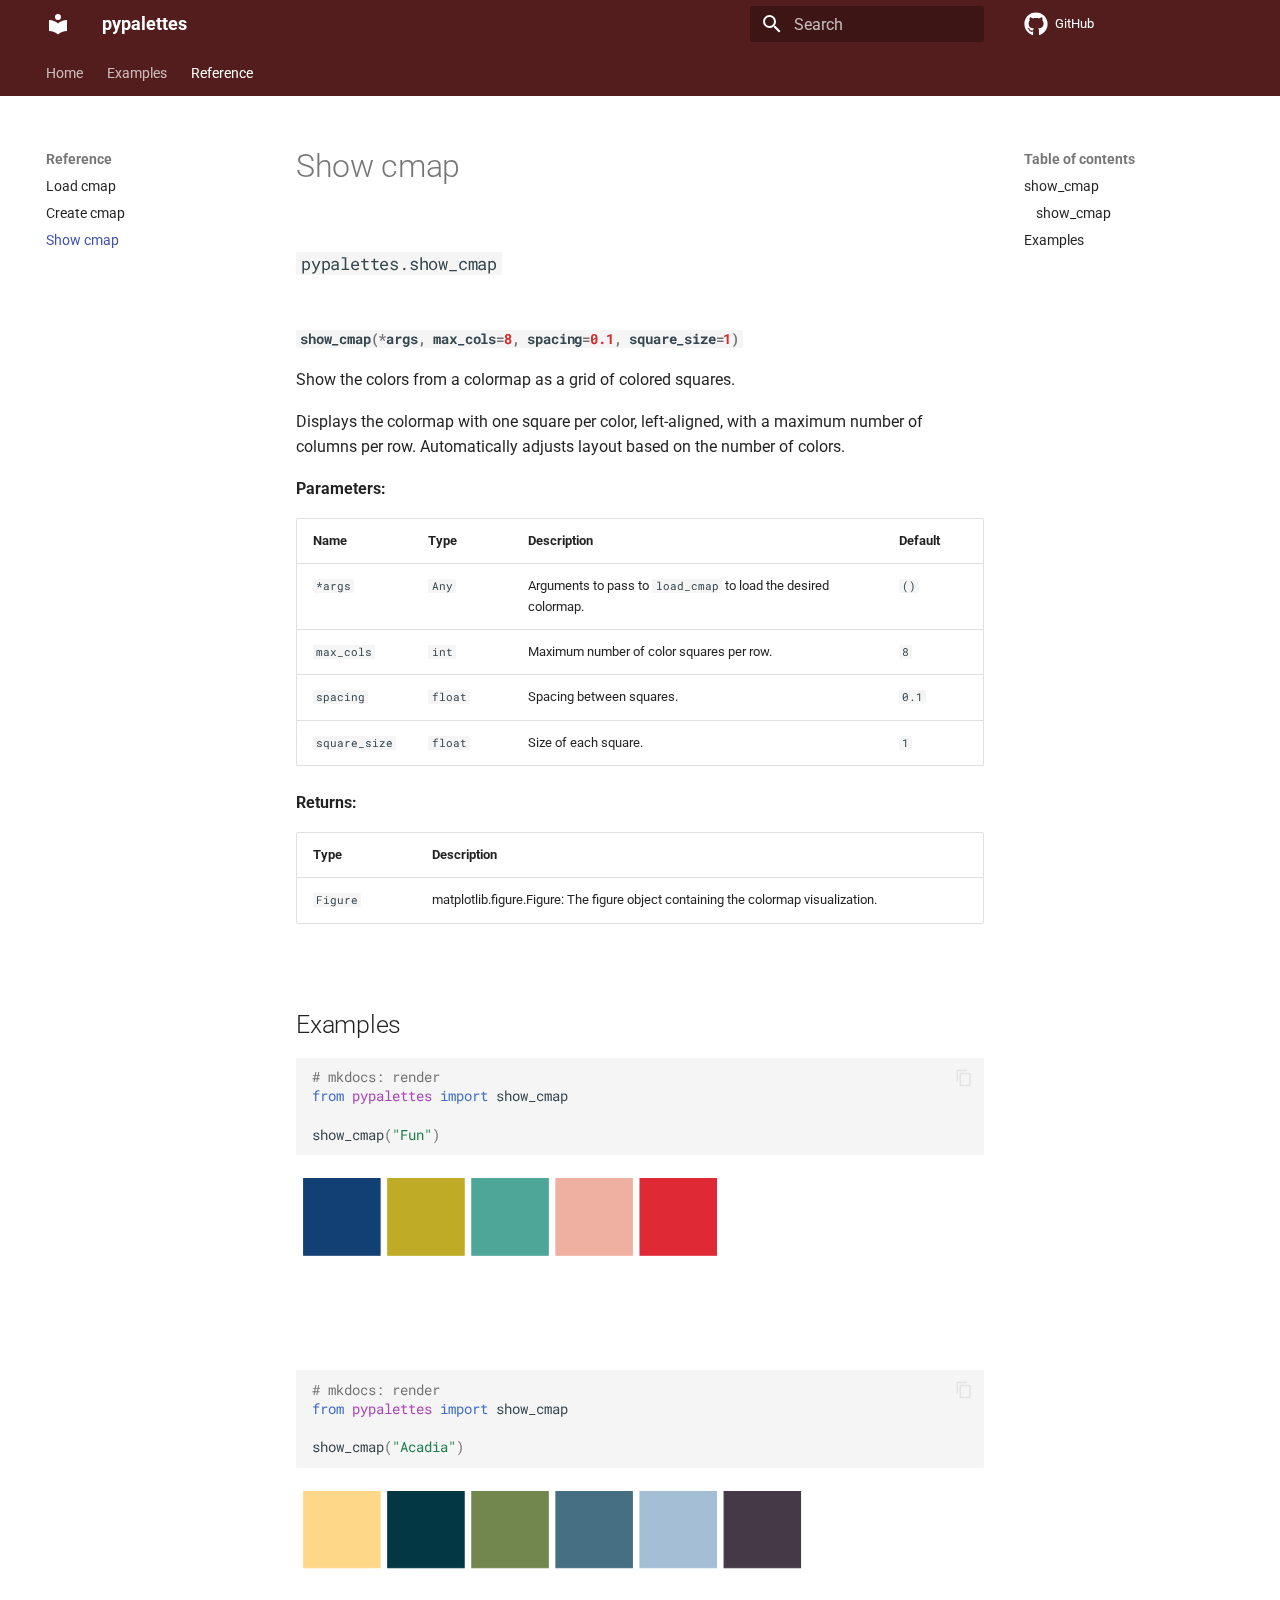
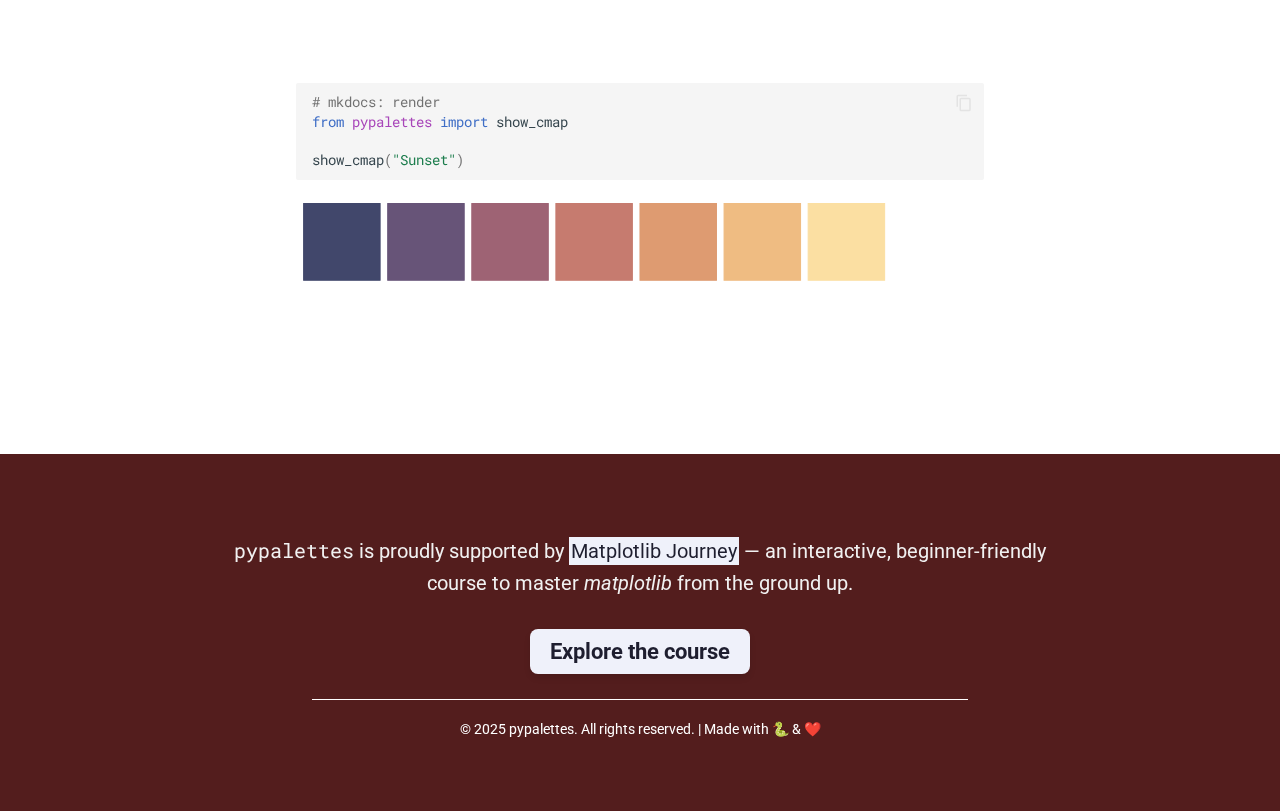
<file: reference/show_cmap/index.html>
<!doctype html>
<html lang="en" class="no-js">
  <head>
    
      <meta charset="utf-8">
      <meta name="viewport" content="width=device-width,initial-scale=1">
      
      
      
        <link rel="canonical" href="https://JosephBARBIERDARNAL.github.io/pypalettes/reference/show_cmap/">
      
      
        <link rel="prev" href="../create_cmap/">
      
      
      
      <link rel="icon" href="../../assets/images/favicon.png">
      <meta name="generator" content="mkdocs-1.6.1, mkdocs-material-9.6.14">
    
    
      
        <title>Show cmap - pypalettes</title>
      
    
    
      <link rel="stylesheet" href="../../assets/stylesheets/main.342714a4.min.css">
      
      


    
    
      
    
    
      
        
        
        <link rel="preconnect" href="https://fonts.gstatic.com" crossorigin>
        <link rel="stylesheet" href="https://fonts.googleapis.com/css?family=Roboto:300,300i,400,400i,700,700i%7CRoboto+Mono:400,400i,700,700i&display=fallback">
        <style>:root{--md-text-font:"Roboto";--md-code-font:"Roboto Mono"}</style>
      
    
    
      <link rel="stylesheet" href="../../assets/_mkdocstrings.css">
    
      <link rel="stylesheet" href="../../stylesheets/style.css">
    
    <script>__md_scope=new URL("../..",location),__md_hash=e=>[...e].reduce(((e,_)=>(e<<5)-e+_.charCodeAt(0)),0),__md_get=(e,_=localStorage,t=__md_scope)=>JSON.parse(_.getItem(t.pathname+"."+e)),__md_set=(e,_,t=localStorage,a=__md_scope)=>{try{t.setItem(a.pathname+"."+e,JSON.stringify(_))}catch(e){}}</script>
    
      

    
    
    
  </head>
  
  
    <body dir="ltr">
  
    
    <input class="md-toggle" data-md-toggle="drawer" type="checkbox" id="__drawer" autocomplete="off">
    <input class="md-toggle" data-md-toggle="search" type="checkbox" id="__search" autocomplete="off">
    <label class="md-overlay" for="__drawer"></label>
    <div data-md-component="skip">
      
        
        <a href="#show-cmap" class="md-skip">
          Skip to content
        </a>
      
    </div>
    <div data-md-component="announce">
      
    </div>
    
    
      

<header class="md-header" data-md-component="header">
  <nav class="md-header__inner md-grid" aria-label="Header">
    <a href="../.." title="pypalettes" class="md-header__button md-logo" aria-label="pypalettes" data-md-component="logo">
      
  
  <svg xmlns="http://www.w3.org/2000/svg" viewBox="0 0 24 24"><path d="M12 8a3 3 0 0 0 3-3 3 3 0 0 0-3-3 3 3 0 0 0-3 3 3 3 0 0 0 3 3m0 3.54C9.64 9.35 6.5 8 3 8v11c3.5 0 6.64 1.35 9 3.54 2.36-2.19 5.5-3.54 9-3.54V8c-3.5 0-6.64 1.35-9 3.54"/></svg>

    </a>
    <label class="md-header__button md-icon" for="__drawer">
      
      <svg xmlns="http://www.w3.org/2000/svg" viewBox="0 0 24 24"><path d="M3 6h18v2H3zm0 5h18v2H3zm0 5h18v2H3z"/></svg>
    </label>
    <div class="md-header__title" data-md-component="header-title">
      <div class="md-header__ellipsis">
        <div class="md-header__topic">
          <span class="md-ellipsis">
            pypalettes
          </span>
        </div>
        <div class="md-header__topic" data-md-component="header-topic">
          <span class="md-ellipsis">
            
              Show cmap
            
          </span>
        </div>
      </div>
    </div>
    
    
      <script>var palette=__md_get("__palette");if(palette&&palette.color){if("(prefers-color-scheme)"===palette.color.media){var media=matchMedia("(prefers-color-scheme: light)"),input=document.querySelector(media.matches?"[data-md-color-media='(prefers-color-scheme: light)']":"[data-md-color-media='(prefers-color-scheme: dark)']");palette.color.media=input.getAttribute("data-md-color-media"),palette.color.scheme=input.getAttribute("data-md-color-scheme"),palette.color.primary=input.getAttribute("data-md-color-primary"),palette.color.accent=input.getAttribute("data-md-color-accent")}for(var[key,value]of Object.entries(palette.color))document.body.setAttribute("data-md-color-"+key,value)}</script>
    
    
    
      
      
        <label class="md-header__button md-icon" for="__search">
          
          <svg xmlns="http://www.w3.org/2000/svg" viewBox="0 0 24 24"><path d="M9.5 3A6.5 6.5 0 0 1 16 9.5c0 1.61-.59 3.09-1.56 4.23l.27.27h.79l5 5-1.5 1.5-5-5v-.79l-.27-.27A6.52 6.52 0 0 1 9.5 16 6.5 6.5 0 0 1 3 9.5 6.5 6.5 0 0 1 9.5 3m0 2C7 5 5 7 5 9.5S7 14 9.5 14 14 12 14 9.5 12 5 9.5 5"/></svg>
        </label>
        <div class="md-search" data-md-component="search" role="dialog">
  <label class="md-search__overlay" for="__search"></label>
  <div class="md-search__inner" role="search">
    <form class="md-search__form" name="search">
      <input type="text" class="md-search__input" name="query" aria-label="Search" placeholder="Search" autocapitalize="off" autocorrect="off" autocomplete="off" spellcheck="false" data-md-component="search-query" required>
      <label class="md-search__icon md-icon" for="__search">
        
        <svg xmlns="http://www.w3.org/2000/svg" viewBox="0 0 24 24"><path d="M9.5 3A6.5 6.5 0 0 1 16 9.5c0 1.61-.59 3.09-1.56 4.23l.27.27h.79l5 5-1.5 1.5-5-5v-.79l-.27-.27A6.52 6.52 0 0 1 9.5 16 6.5 6.5 0 0 1 3 9.5 6.5 6.5 0 0 1 9.5 3m0 2C7 5 5 7 5 9.5S7 14 9.5 14 14 12 14 9.5 12 5 9.5 5"/></svg>
        
        <svg xmlns="http://www.w3.org/2000/svg" viewBox="0 0 24 24"><path d="M20 11v2H8l5.5 5.5-1.42 1.42L4.16 12l7.92-7.92L13.5 5.5 8 11z"/></svg>
      </label>
      <nav class="md-search__options" aria-label="Search">
        
        <button type="reset" class="md-search__icon md-icon" title="Clear" aria-label="Clear" tabindex="-1">
          
          <svg xmlns="http://www.w3.org/2000/svg" viewBox="0 0 24 24"><path d="M19 6.41 17.59 5 12 10.59 6.41 5 5 6.41 10.59 12 5 17.59 6.41 19 12 13.41 17.59 19 19 17.59 13.41 12z"/></svg>
        </button>
      </nav>
      
    </form>
    <div class="md-search__output">
      <div class="md-search__scrollwrap" tabindex="0" data-md-scrollfix>
        <div class="md-search-result" data-md-component="search-result">
          <div class="md-search-result__meta">
            Initializing search
          </div>
          <ol class="md-search-result__list" role="presentation"></ol>
        </div>
      </div>
    </div>
  </div>
</div>
      
    
    
      <div class="md-header__source">
        <a href="https://github.com/JosephBARBIERDARNAL/pypalettes" title="Go to repository" class="md-source" data-md-component="source">
  <div class="md-source__icon md-icon">
    
    <svg xmlns="http://www.w3.org/2000/svg" viewBox="0 0 496 512"><!--! Font Awesome Free 6.7.2 by @fontawesome - https://fontawesome.com License - https://fontawesome.com/license/free (Icons: CC BY 4.0, Fonts: SIL OFL 1.1, Code: MIT License) Copyright 2024 Fonticons, Inc.--><path d="M165.9 397.4c0 2-2.3 3.6-5.2 3.6-3.3.3-5.6-1.3-5.6-3.6 0-2 2.3-3.6 5.2-3.6 3-.3 5.6 1.3 5.6 3.6m-31.1-4.5c-.7 2 1.3 4.3 4.3 4.9 2.6 1 5.6 0 6.2-2s-1.3-4.3-4.3-5.2c-2.6-.7-5.5.3-6.2 2.3m44.2-1.7c-2.9.7-4.9 2.6-4.6 4.9.3 2 2.9 3.3 5.9 2.6 2.9-.7 4.9-2.6 4.6-4.6-.3-1.9-3-3.2-5.9-2.9M244.8 8C106.1 8 0 113.3 0 252c0 110.9 69.8 205.8 169.5 239.2 12.8 2.3 17.3-5.6 17.3-12.1 0-6.2-.3-40.4-.3-61.4 0 0-70 15-84.7-29.8 0 0-11.4-29.1-27.8-36.6 0 0-22.9-15.7 1.6-15.4 0 0 24.9 2 38.6 25.8 21.9 38.6 58.6 27.5 72.9 20.9 2.3-16 8.8-27.1 16-33.7-55.9-6.2-112.3-14.3-112.3-110.5 0-27.5 7.6-41.3 23.6-58.9-2.6-6.5-11.1-33.3 2.6-67.9 20.9-6.5 69 27 69 27 20-5.6 41.5-8.5 62.8-8.5s42.8 2.9 62.8 8.5c0 0 48.1-33.6 69-27 13.7 34.7 5.2 61.4 2.6 67.9 16 17.7 25.8 31.5 25.8 58.9 0 96.5-58.9 104.2-114.8 110.5 9.2 7.9 17 22.9 17 46.4 0 33.7-.3 75.4-.3 83.6 0 6.5 4.6 14.4 17.3 12.1C428.2 457.8 496 362.9 496 252 496 113.3 383.5 8 244.8 8M97.2 352.9c-1.3 1-1 3.3.7 5.2 1.6 1.6 3.9 2.3 5.2 1 1.3-1 1-3.3-.7-5.2-1.6-1.6-3.9-2.3-5.2-1m-10.8-8.1c-.7 1.3.3 2.9 2.3 3.9 1.6 1 3.6.7 4.3-.7.7-1.3-.3-2.9-2.3-3.9-2-.6-3.6-.3-4.3.7m32.4 35.6c-1.6 1.3-1 4.3 1.3 6.2 2.3 2.3 5.2 2.6 6.5 1 1.3-1.3.7-4.3-1.3-6.2-2.2-2.3-5.2-2.6-6.5-1m-11.4-14.7c-1.6 1-1.6 3.6 0 5.9s4.3 3.3 5.6 2.3c1.6-1.3 1.6-3.9 0-6.2-1.4-2.3-4-3.3-5.6-2"/></svg>
  </div>
  <div class="md-source__repository">
    GitHub
  </div>
</a>
      </div>
    
  </nav>
  
</header>
    
    <div class="md-container" data-md-component="container">
      
      
        
          
            
<nav class="md-tabs" aria-label="Tabs" data-md-component="tabs">
  <div class="md-grid">
    <ul class="md-tabs__list">
      
        
  
  
  
  
    <li class="md-tabs__item">
      <a href="../.." class="md-tabs__link">
        
  
  
    
  
  Home

      </a>
    </li>
  

      
        
  
  
  
  
    <li class="md-tabs__item">
      <a href="../../examples/" class="md-tabs__link">
        
  
  
    
  
  Examples

      </a>
    </li>
  

      
        
  
  
  
    
  
  
    
    
      <li class="md-tabs__item md-tabs__item--active">
        <a href="../load_cmap/" class="md-tabs__link">
          
  
  
  Reference

        </a>
      </li>
    
  

      
    </ul>
  </div>
</nav>
          
        
      
      <main class="md-main" data-md-component="main">
        <div class="md-main__inner md-grid">
          
            
              
              <div class="md-sidebar md-sidebar--primary" data-md-component="sidebar" data-md-type="navigation" >
                <div class="md-sidebar__scrollwrap">
                  <div class="md-sidebar__inner">
                    


  


<nav class="md-nav md-nav--primary md-nav--lifted" aria-label="Navigation" data-md-level="0">
  <label class="md-nav__title" for="__drawer">
    <a href="../.." title="pypalettes" class="md-nav__button md-logo" aria-label="pypalettes" data-md-component="logo">
      
  
  <svg xmlns="http://www.w3.org/2000/svg" viewBox="0 0 24 24"><path d="M12 8a3 3 0 0 0 3-3 3 3 0 0 0-3-3 3 3 0 0 0-3 3 3 3 0 0 0 3 3m0 3.54C9.64 9.35 6.5 8 3 8v11c3.5 0 6.64 1.35 9 3.54 2.36-2.19 5.5-3.54 9-3.54V8c-3.5 0-6.64 1.35-9 3.54"/></svg>

    </a>
    pypalettes
  </label>
  
    <div class="md-nav__source">
      <a href="https://github.com/JosephBARBIERDARNAL/pypalettes" title="Go to repository" class="md-source" data-md-component="source">
  <div class="md-source__icon md-icon">
    
    <svg xmlns="http://www.w3.org/2000/svg" viewBox="0 0 496 512"><!--! Font Awesome Free 6.7.2 by @fontawesome - https://fontawesome.com License - https://fontawesome.com/license/free (Icons: CC BY 4.0, Fonts: SIL OFL 1.1, Code: MIT License) Copyright 2024 Fonticons, Inc.--><path d="M165.9 397.4c0 2-2.3 3.6-5.2 3.6-3.3.3-5.6-1.3-5.6-3.6 0-2 2.3-3.6 5.2-3.6 3-.3 5.6 1.3 5.6 3.6m-31.1-4.5c-.7 2 1.3 4.3 4.3 4.9 2.6 1 5.6 0 6.2-2s-1.3-4.3-4.3-5.2c-2.6-.7-5.5.3-6.2 2.3m44.2-1.7c-2.9.7-4.9 2.6-4.6 4.9.3 2 2.9 3.3 5.9 2.6 2.9-.7 4.9-2.6 4.6-4.6-.3-1.9-3-3.2-5.9-2.9M244.8 8C106.1 8 0 113.3 0 252c0 110.9 69.8 205.8 169.5 239.2 12.8 2.3 17.3-5.6 17.3-12.1 0-6.2-.3-40.4-.3-61.4 0 0-70 15-84.7-29.8 0 0-11.4-29.1-27.8-36.6 0 0-22.9-15.7 1.6-15.4 0 0 24.9 2 38.6 25.8 21.9 38.6 58.6 27.5 72.9 20.9 2.3-16 8.8-27.1 16-33.7-55.9-6.2-112.3-14.3-112.3-110.5 0-27.5 7.6-41.3 23.6-58.9-2.6-6.5-11.1-33.3 2.6-67.9 20.9-6.5 69 27 69 27 20-5.6 41.5-8.5 62.8-8.5s42.8 2.9 62.8 8.5c0 0 48.1-33.6 69-27 13.7 34.7 5.2 61.4 2.6 67.9 16 17.7 25.8 31.5 25.8 58.9 0 96.5-58.9 104.2-114.8 110.5 9.2 7.9 17 22.9 17 46.4 0 33.7-.3 75.4-.3 83.6 0 6.5 4.6 14.4 17.3 12.1C428.2 457.8 496 362.9 496 252 496 113.3 383.5 8 244.8 8M97.2 352.9c-1.3 1-1 3.3.7 5.2 1.6 1.6 3.9 2.3 5.2 1 1.3-1 1-3.3-.7-5.2-1.6-1.6-3.9-2.3-5.2-1m-10.8-8.1c-.7 1.3.3 2.9 2.3 3.9 1.6 1 3.6.7 4.3-.7.7-1.3-.3-2.9-2.3-3.9-2-.6-3.6-.3-4.3.7m32.4 35.6c-1.6 1.3-1 4.3 1.3 6.2 2.3 2.3 5.2 2.6 6.5 1 1.3-1.3.7-4.3-1.3-6.2-2.2-2.3-5.2-2.6-6.5-1m-11.4-14.7c-1.6 1-1.6 3.6 0 5.9s4.3 3.3 5.6 2.3c1.6-1.3 1.6-3.9 0-6.2-1.4-2.3-4-3.3-5.6-2"/></svg>
  </div>
  <div class="md-source__repository">
    GitHub
  </div>
</a>
    </div>
  
  <ul class="md-nav__list" data-md-scrollfix>
    
      
      
  
  
  
  
    <li class="md-nav__item">
      <a href="../.." class="md-nav__link">
        
  
  
  <span class="md-ellipsis">
    Home
    
  </span>
  

      </a>
    </li>
  

    
      
      
  
  
  
  
    <li class="md-nav__item">
      <a href="../../examples/" class="md-nav__link">
        
  
  
  <span class="md-ellipsis">
    Examples
    
  </span>
  

      </a>
    </li>
  

    
      
      
  
  
    
  
  
  
    
    
    
    
      
        
        
      
      
    
    
    <li class="md-nav__item md-nav__item--active md-nav__item--section md-nav__item--nested">
      
        
        
        <input class="md-nav__toggle md-toggle " type="checkbox" id="__nav_3" checked>
        
          
          <label class="md-nav__link" for="__nav_3" id="__nav_3_label" tabindex="">
            
  
  
  <span class="md-ellipsis">
    Reference
    
  </span>
  

            <span class="md-nav__icon md-icon"></span>
          </label>
        
        <nav class="md-nav" data-md-level="1" aria-labelledby="__nav_3_label" aria-expanded="true">
          <label class="md-nav__title" for="__nav_3">
            <span class="md-nav__icon md-icon"></span>
            Reference
          </label>
          <ul class="md-nav__list" data-md-scrollfix>
            
              
                
  
  
  
  
    <li class="md-nav__item">
      <a href="../load_cmap/" class="md-nav__link">
        
  
  
  <span class="md-ellipsis">
    Load cmap
    
  </span>
  

      </a>
    </li>
  

              
            
              
                
  
  
  
  
    <li class="md-nav__item">
      <a href="../create_cmap/" class="md-nav__link">
        
  
  
  <span class="md-ellipsis">
    Create cmap
    
  </span>
  

      </a>
    </li>
  

              
            
              
                
  
  
    
  
  
  
    <li class="md-nav__item md-nav__item--active">
      
      <input class="md-nav__toggle md-toggle" type="checkbox" id="__toc">
      
      
        
      
      
        <label class="md-nav__link md-nav__link--active" for="__toc">
          
  
  
  <span class="md-ellipsis">
    Show cmap
    
  </span>
  

          <span class="md-nav__icon md-icon"></span>
        </label>
      
      <a href="./" class="md-nav__link md-nav__link--active">
        
  
  
  <span class="md-ellipsis">
    Show cmap
    
  </span>
  

      </a>
      
        

<nav class="md-nav md-nav--secondary" aria-label="Table of contents">
  
  
  
    
  
  
    <label class="md-nav__title" for="__toc">
      <span class="md-nav__icon md-icon"></span>
      Table of contents
    </label>
    <ul class="md-nav__list" data-md-component="toc" data-md-scrollfix>
      
        <li class="md-nav__item">
  <a href="#pypalettes.show_cmap" class="md-nav__link">
    <span class="md-ellipsis">
      show_cmap
    </span>
  </a>
  
    <nav class="md-nav" aria-label="show_cmap">
      <ul class="md-nav__list">
        
          <li class="md-nav__item">
  <a href="#pypalettes.show_cmap.show_cmap" class="md-nav__link">
    <span class="md-ellipsis">
      show_cmap
    </span>
  </a>
  
</li>
        
      </ul>
    </nav>
  
</li>
      
        <li class="md-nav__item">
  <a href="#examples" class="md-nav__link">
    <span class="md-ellipsis">
      Examples
    </span>
  </a>
  
</li>
      
    </ul>
  
</nav>
      
    </li>
  

              
            
          </ul>
        </nav>
      
    </li>
  

    
  </ul>
</nav>
                  </div>
                </div>
              </div>
            
            
              
              <div class="md-sidebar md-sidebar--secondary" data-md-component="sidebar" data-md-type="toc" >
                <div class="md-sidebar__scrollwrap">
                  <div class="md-sidebar__inner">
                    

<nav class="md-nav md-nav--secondary" aria-label="Table of contents">
  
  
  
    
  
  
    <label class="md-nav__title" for="__toc">
      <span class="md-nav__icon md-icon"></span>
      Table of contents
    </label>
    <ul class="md-nav__list" data-md-component="toc" data-md-scrollfix>
      
        <li class="md-nav__item">
  <a href="#pypalettes.show_cmap" class="md-nav__link">
    <span class="md-ellipsis">
      show_cmap
    </span>
  </a>
  
    <nav class="md-nav" aria-label="show_cmap">
      <ul class="md-nav__list">
        
          <li class="md-nav__item">
  <a href="#pypalettes.show_cmap.show_cmap" class="md-nav__link">
    <span class="md-ellipsis">
      show_cmap
    </span>
  </a>
  
</li>
        
      </ul>
    </nav>
  
</li>
      
        <li class="md-nav__item">
  <a href="#examples" class="md-nav__link">
    <span class="md-ellipsis">
      Examples
    </span>
  </a>
  
</li>
      
    </ul>
  
</nav>
                  </div>
                </div>
              </div>
            
          
          
            <div class="md-content" data-md-component="content">
              <article class="md-content__inner md-typeset">
                
                  


  
  


<h1 id="show-cmap">Show cmap</h1>
<div class="doc doc-object doc-module">
<h3 class="doc doc-heading" id="pypalettes.show_cmap">
<code>pypalettes.show_cmap</code>
</h3>
<div class="doc doc-contents first">
<div class="doc doc-children">
<div class="doc doc-object doc-function">
<h4 class="doc doc-heading" id="pypalettes.show_cmap.show_cmap">
<code class="highlight language-python"><span class="n">show_cmap</span><span class="p">(</span><span class="o">*</span><span class="n">args</span><span class="p">,</span> <span class="n">max_cols</span><span class="o">=</span><span class="mi">8</span><span class="p">,</span> <span class="n">spacing</span><span class="o">=</span><span class="mf">0.1</span><span class="p">,</span> <span class="n">square_size</span><span class="o">=</span><span class="mi">1</span><span class="p">)</span></code>
</h4>
<div class="doc doc-contents">
<p>Show the colors from a colormap as a grid of colored squares.</p>
<p>Displays the colormap with one square per color, left-aligned, with a
maximum number of columns per row. Automatically adjusts layout based on
the number of colors.</p>
<p><span class="doc-section-title">Parameters:</span></p>
<table>
<thead>
<tr>
<th>Name</th>
<th>Type</th>
<th>Description</th>
<th>Default</th>
</tr>
</thead>
<tbody>
<tr class="doc-section-item">
<td>
<code>*args</code>
</td>
<td>
<code><span title="typing.Any">Any</span></code>
</td>
<td>
<div class="doc-md-description">
<p>Arguments to pass to <code>load_cmap</code> to load the desired colormap.</p>
</div>
</td>
<td>
<code>()</code>
</td>
</tr>
<tr class="doc-section-item">
<td>
<code>max_cols</code>
</td>
<td>
<code><span title="int">int</span></code>
</td>
<td>
<div class="doc-md-description">
<p>Maximum number of color squares per row.</p>
</div>
</td>
<td>
<code>8</code>
</td>
</tr>
<tr class="doc-section-item">
<td>
<code>spacing</code>
</td>
<td>
<code><span title="float">float</span></code>
</td>
<td>
<div class="doc-md-description">
<p>Spacing between squares.</p>
</div>
</td>
<td>
<code>0.1</code>
</td>
</tr>
<tr class="doc-section-item">
<td>
<code>square_size</code>
</td>
<td>
<code><span title="float">float</span></code>
</td>
<td>
<div class="doc-md-description">
<p>Size of each square.</p>
</div>
</td>
<td>
<code>1</code>
</td>
</tr>
</tbody>
</table>
<p><span class="doc-section-title">Returns:</span></p>
<table>
<thead>
<tr>
<th>Type</th>
<th>Description</th>
</tr>
</thead>
<tbody>
<tr class="doc-section-item">
<td>
<code><span title="matplotlib.figure.Figure">Figure</span></code>
</td>
<td>
<div class="doc-md-description">
<p>matplotlib.figure.Figure: The figure object containing the colormap visualization.</p>
</div>
</td>
</tr>
</tbody>
</table>
</div>
</div>
</div>
</div>
</div><h2 id="examples">Examples</h2>
<div class="language-py highlight"><pre><span></span><code><span id="__span-0-1"><a href="#__codelineno-0-1" id="__codelineno-0-1" name="__codelineno-0-1"></a><span class="c1"># mkdocs: render</span>
</span><span id="__span-0-2"><a href="#__codelineno-0-2" id="__codelineno-0-2" name="__codelineno-0-2"></a><span class="kn">from</span><span class="w"> </span><span class="nn">pypalettes</span><span class="w"> </span><span class="kn">import</span> <span class="n">show_cmap</span>
</span><span id="__span-0-3"><a href="#__codelineno-0-3" id="__codelineno-0-3" name="__codelineno-0-3"></a>
</span><span id="__span-0-4"><a href="#__codelineno-0-4" id="__codelineno-0-4" name="__codelineno-0-4"></a><span class="n">show_cmap</span><span class="p">(</span><span class="s2">"Fun"</span><span class="p">)</span>
</span></code></pre><center><img src="[data-uri]"/></center></div>
<div class="language-py highlight"><pre><span></span><code><span id="__span-1-1"><a href="#__codelineno-1-1" id="__codelineno-1-1" name="__codelineno-1-1"></a><span class="c1"># mkdocs: render</span>
</span><span id="__span-1-2"><a href="#__codelineno-1-2" id="__codelineno-1-2" name="__codelineno-1-2"></a><span class="kn">from</span><span class="w"> </span><span class="nn">pypalettes</span><span class="w"> </span><span class="kn">import</span> <span class="n">show_cmap</span>
</span><span id="__span-1-3"><a href="#__codelineno-1-3" id="__codelineno-1-3" name="__codelineno-1-3"></a>
</span><span id="__span-1-4"><a href="#__codelineno-1-4" id="__codelineno-1-4" name="__codelineno-1-4"></a><span class="n">show_cmap</span><span class="p">(</span><span class="s2">"Acadia"</span><span class="p">)</span>
</span></code></pre><center><img src="[data-uri]"/></center></div>
<div class="language-py highlight"><pre><span></span><code><span id="__span-2-1"><a href="#__codelineno-2-1" id="__codelineno-2-1" name="__codelineno-2-1"></a><span class="c1"># mkdocs: render</span>
</span><span id="__span-2-2"><a href="#__codelineno-2-2" id="__codelineno-2-2" name="__codelineno-2-2"></a><span class="kn">from</span><span class="w"> </span><span class="nn">pypalettes</span><span class="w"> </span><span class="kn">import</span> <span class="n">show_cmap</span>
</span><span id="__span-2-3"><a href="#__codelineno-2-3" id="__codelineno-2-3" name="__codelineno-2-3"></a>
</span><span id="__span-2-4"><a href="#__codelineno-2-4" id="__codelineno-2-4" name="__codelineno-2-4"></a><span class="n">show_cmap</span><span class="p">(</span><span class="s2">"Sunset"</span><span class="p">)</span>
</span></code></pre><center><img src="[data-uri]"/></center></div>












                
              </article>
            </div>
          
          
<script>var target=document.getElementById(location.hash.slice(1));target&&target.name&&(target.checked=target.name.startsWith("__tabbed_"))</script>
        </div>
        
      </main>
      
        <footer class="custom-footer">
  <div class="footer-container">
    <p class="footer-description">
      <code>pypalettes</code> is proudly supported by
      <span class="sponsor-name">Matplotlib Journey</span> — an interactive,
      beginner-friendly course to master <em>matplotlib</em> from the ground up.
    </p>
    <a
      href="https://www.matplotlib-journey.com/"
      target="_blank"
      class="footer-link"
    >
      Explore the course
    </a>
    <hr class="footer-hr" />
    <p class="footer-copy">
      &copy; 2025 pypalettes. All rights reserved. | Made with 🐍 & ❤️
    </p>
  </div>
</footer>
      
    </div>
    <div class="md-dialog" data-md-component="dialog">
      <div class="md-dialog__inner md-typeset"></div>
    </div>
    
    
    
      
      <script id="__config" type="application/json">{"base": "../..", "features": ["content.code.copy", "navigation.path", "navigation.tabs"], "search": "../../assets/javascripts/workers/search.d50fe291.min.js", "tags": null, "translations": {"clipboard.copied": "Copied to clipboard", "clipboard.copy": "Copy to clipboard", "search.result.more.one": "1 more on this page", "search.result.more.other": "# more on this page", "search.result.none": "No matching documents", "search.result.one": "1 matching document", "search.result.other": "# matching documents", "search.result.placeholder": "Type to start searching", "search.result.term.missing": "Missing", "select.version": "Select version"}, "version": null}</script>
    
    
      <script src="../../assets/javascripts/bundle.13a4f30d.min.js"></script>
      
    
  </body>
</html>
</file>
<file: docs/styles.css>
body {
   font-family: -apple-system, BlinkMacSystemFont, 'Segoe UI', 'Roboto', 'Oxygen',
         'Ubuntu', 'Cantarell', 'Fira Sans', 'Droid Sans', 'Helvetica Neue',
         sans-serif;
   margin: 0;
   padding: 0;
   background-color: #f4f4f4;
   color: #333;
}

header {
   background-color: #023266;
   color: white;
   padding: 1rem;
   text-align: center;
}

main {
   padding: 1rem;
}

.colormap {
   border: 1px solid #ddd;
   border-radius: 4px;
   margin: 1rem;
   padding: 1rem;
   background-color: white;
   display: inline-block;
   width: calc(100% - 2rem);
   max-width: 800px;
   box-shadow: 0 2px 4px rgba(0, 0, 0, 0.1);
}

.colormap h2 {
   margin-top: 0;
   font-size: 1.2rem;
   color: #000000;
}

.colors {
   display: flex;
   flex-wrap: wrap;
}

.color {
   width: 60px;
   height: 60px;
   margin: 2px;
   border-radius: 2px;
}

button {
   margin-top: 1rem;
   padding: 0.5rem 1rem;
   border: none;
   background-color: #023266;
   color: white;
   border-radius: 4px;
   cursor: pointer;
   transition: background-color 0.3s;
}

#colormap-container {
   justify-content: center;
}

button:hover {
   background-color: #df7b00;
}

.clearfix {
   clear: both;
}

h1, h2, h3, h4 {
   font-weight: 300;
}

a {
   color: #ffb011;
   text-decoration: none;
   font-weight: 400;
   transition: color 0.3s;
}

a:hover {
   color: #df7b00;
}

.container {
   width: 80%;
   margin: auto;
}
</file>
<file: assets/_mkdocstrings.css>
/* Avoid breaking parameter names, etc. in table cells. */
.doc-contents td code {
  word-break: normal !important;
}

/* No line break before first paragraph of descriptions. */
.doc-md-description,
.doc-md-description>p:first-child {
  display: inline;
}

/* No text transformation from Material for MkDocs for H5 headings. */
.md-typeset h5 .doc-object-name {
  text-transform: none;
}

/* Max width for docstring sections tables. */
.doc .md-typeset__table,
.doc .md-typeset__table table {
  display: table !important;
  width: 100%;
}

.doc .md-typeset__table tr {
  display: table-row;
}

/* Defaults in Spacy table style. */
.doc-param-default {
  float: right;
}

/* Parameter headings must be inline, not blocks. */
.doc-heading-parameter {
  display: inline;
}

/* Default font size for parameter headings. */
.md-typeset .doc-heading-parameter {
  font-size: inherit;
}

/* Prefer space on the right, not the left of parameter permalinks. */
.doc-heading-parameter .headerlink {
  margin-left: 0 !important;
  margin-right: 0.2rem;
}

/* Backward-compatibility: docstring section titles in bold. */
.doc-section-title {
  font-weight: bold;
}

/* Backlinks crumb separator. */
.doc-backlink-crumb {
  display: inline-flex;
  gap: .2rem;
  white-space: nowrap;
  align-items: center;
  vertical-align: middle;
}
.doc-backlink-crumb:not(:first-child)::before {
  background-color: var(--md-default-fg-color--lighter);
  content: "";
  display: inline;
  height: 1rem;
  --md-path-icon: url('data:image/svg+xml;charset=utf-8,<svg xmlns="http://www.w3.org/2000/svg" viewBox="0 0 24 24"><path d="M8.59 16.58 13.17 12 8.59 7.41 10 6l6 6-6 6z"/></svg>');
  -webkit-mask-image: var(--md-path-icon);
  mask-image: var(--md-path-icon);
  width: 1rem;
}
.doc-backlink-crumb.last {
  font-weight: bold;
}

/* Symbols in Navigation and ToC. */
:root, :host,
[data-md-color-scheme="default"] {
  --doc-symbol-parameter-fg-color: #df50af;
  --doc-symbol-attribute-fg-color: #953800;
  --doc-symbol-function-fg-color: #8250df;
  --doc-symbol-method-fg-color: #8250df;
  --doc-symbol-class-fg-color: #0550ae;
  --doc-symbol-module-fg-color: #5cad0f;

  --doc-symbol-parameter-bg-color: #df50af1a;
  --doc-symbol-attribute-bg-color: #9538001a;
  --doc-symbol-function-bg-color: #8250df1a;
  --doc-symbol-method-bg-color: #8250df1a;
  --doc-symbol-class-bg-color: #0550ae1a;
  --doc-symbol-module-bg-color: #5cad0f1a;
}

[data-md-color-scheme="slate"] {
  --doc-symbol-parameter-fg-color: #ffa8cc;
  --doc-symbol-attribute-fg-color: #ffa657;
  --doc-symbol-function-fg-color: #d2a8ff;
  --doc-symbol-method-fg-color: #d2a8ff;
  --doc-symbol-class-fg-color: #79c0ff;
  --doc-symbol-module-fg-color: #baff79;

  --doc-symbol-parameter-bg-color: #ffa8cc1a;
  --doc-symbol-attribute-bg-color: #ffa6571a;
  --doc-symbol-function-bg-color: #d2a8ff1a;
  --doc-symbol-method-bg-color: #d2a8ff1a;
  --doc-symbol-class-bg-color: #79c0ff1a;
  --doc-symbol-module-bg-color: #baff791a;
}

code.doc-symbol {
  border-radius: .1rem;
  font-size: .85em;
  padding: 0 .3em;
  font-weight: bold;
}

code.doc-symbol-parameter,
a code.doc-symbol-parameter {
  color: var(--doc-symbol-parameter-fg-color);
  background-color: var(--doc-symbol-parameter-bg-color);
}

code.doc-symbol-parameter::after {
  content: "param";
}

code.doc-symbol-attribute,
a code.doc-symbol-attribute {
  color: var(--doc-symbol-attribute-fg-color);
  background-color: var(--doc-symbol-attribute-bg-color);
}

code.doc-symbol-attribute::after {
  content: "attr";
}

code.doc-symbol-function,
a code.doc-symbol-function {
  color: var(--doc-symbol-function-fg-color);
  background-color: var(--doc-symbol-function-bg-color);
}

code.doc-symbol-function::after {
  content: "func";
}

code.doc-symbol-method,
a code.doc-symbol-method {
  color: var(--doc-symbol-method-fg-color);
  background-color: var(--doc-symbol-method-bg-color);
}

code.doc-symbol-method::after {
  content: "meth";
}

code.doc-symbol-class,
a code.doc-symbol-class {
  color: var(--doc-symbol-class-fg-color);
  background-color: var(--doc-symbol-class-bg-color);
}

code.doc-symbol-class::after {
  content: "class";
}

code.doc-symbol-module,
a code.doc-symbol-module {
  color: var(--doc-symbol-module-fg-color);
  background-color: var(--doc-symbol-module-bg-color);
}

code.doc-symbol-module::after {
  content: "mod";
}

.doc-signature .autorefs {
  color: inherit;
  border-bottom: 1px dotted currentcolor;
}
</file>
<file: stylesheets/style.css>
:root {
  --primary-color: #531d1d;
}

h2,
h3,
h4 {
  margin-top: 3em !important;
}

.md-header {
  background-color: var(--primary-color);
}

.md-tabs {
  background-color: var(--primary-color);
}

@media (max-width: 768px) {
  .md-nav--primary .md-nav__title[for="__drawer"] {
    background-color: var(--primary-color);
  }
}

footer.custom-footer {
  background-color: var(--primary-color);
  color: #f1f1f1;
  padding: 20px 20px;
  text-align: center;
  margin-top: 50px;
}

.footer-container {
  padding: 40px;
  max-width: 900px;
  margin: auto;
}

.footer-heading a {
  color: inherit;
  text-decoration: none;
  position: relative;
}

.footer-heading a::after {
  content: "";
  position: absolute;
  width: 0;
  height: 2px;
  bottom: -5px;
  left: 0;
  background-color: #eff1fa;
  transition: width 0.3s ease;
}

.footer-heading a:hover::after {
  width: 100%;
}

.footer-description {
  font-size: 1rem;
  line-height: 1.6;
  margin-bottom: 20px;
}

.footer-link {
  display: inline-block;
  margin-top: 10px;
  padding: 10px 20px;
  background-color: #eff1fa;
  color: #1e1e2f;
  text-decoration: none;
  border-radius: 8px;
  font-weight: bold;
  font-size: 1.1rem;
  transition: all 0.3s ease;
  box-shadow: 0 4px 6px rgba(0, 0, 0, 0.1);
}

.footer-link:hover {
  background-color: #eff1fa;
  transform: translateY(-3px);
  box-shadow: 0 6px 8px rgba(0, 0, 0, 0.15);
}

.footer-link:active {
  transform: translateY(5px);
}

.footer-hr {
  margin: 25px auto 20px;
  border: 0;
  border-top: 1px solid white;
  width: 80%;
}

.footer-copy {
  font-size: 0.7rem;
  color: #ffffff;
}

.sponsor-name {
  background-color: #eff1fa;
  color: #1e1e2f;
  padding: 2px;
}
</file>
<file: assets/stylesheets/main.342714a4.min.css>
@charset "UTF-8";html{-webkit-text-size-adjust:none;-moz-text-size-adjust:none;text-size-adjust:none;box-sizing:border-box}*,:after,:before{box-sizing:inherit}@media (prefers-reduced-motion){*,:after,:before{transition:none!important}}body{margin:0}a,button,input,label{-webkit-tap-highlight-color:transparent}a{color:inherit;text-decoration:none}hr{border:0;box-sizing:initial;display:block;height:.05rem;overflow:visible;padding:0}small{font-size:80%}sub,sup{line-height:1em}img{border-style:none}table{border-collapse:initial;border-spacing:0}td,th{font-weight:400;vertical-align:top}button{background:#0000;border:0;font-family:inherit;font-size:inherit;margin:0;padding:0}input{border:0;outline:none}:root{--md-primary-fg-color:#4051b5;--md-primary-fg-color--light:#5d6cc0;--md-primary-fg-color--dark:#303fa1;--md-primary-bg-color:#fff;--md-primary-bg-color--light:#ffffffb3;--md-accent-fg-color:#526cfe;--md-accent-fg-color--transparent:#526cfe1a;--md-accent-bg-color:#fff;--md-accent-bg-color--light:#ffffffb3}[data-md-color-scheme=default]{color-scheme:light}[data-md-color-scheme=default] img[src$="#gh-dark-mode-only"],[data-md-color-scheme=default] img[src$="#only-dark"]{display:none}:root,[data-md-color-scheme=default]{--md-hue:225deg;--md-default-fg-color:#000000de;--md-default-fg-color--light:#0000008a;--md-default-fg-color--lighter:#00000052;--md-default-fg-color--lightest:#00000012;--md-default-bg-color:#fff;--md-default-bg-color--light:#ffffffb3;--md-default-bg-color--lighter:#ffffff4d;--md-default-bg-color--lightest:#ffffff1f;--md-code-fg-color:#36464e;--md-code-bg-color:#f5f5f5;--md-code-hl-color:#4287ff;--md-code-hl-color--light:#4287ff1a;--md-code-hl-number-color:#d52a2a;--md-code-hl-special-color:#db1457;--md-code-hl-function-color:#a846b9;--md-code-hl-constant-color:#6e59d9;--md-code-hl-keyword-color:#3f6ec6;--md-code-hl-string-color:#1c7d4d;--md-code-hl-name-color:var(--md-code-fg-color);--md-code-hl-operator-color:var(--md-default-fg-color--light);--md-code-hl-punctuation-color:var(--md-default-fg-color--light);--md-code-hl-comment-color:var(--md-default-fg-color--light);--md-code-hl-generic-color:var(--md-default-fg-color--light);--md-code-hl-variable-color:var(--md-default-fg-color--light);--md-typeset-color:var(--md-default-fg-color);--md-typeset-a-color:var(--md-primary-fg-color);--md-typeset-del-color:#f5503d26;--md-typeset-ins-color:#0bd57026;--md-typeset-kbd-color:#fafafa;--md-typeset-kbd-accent-color:#fff;--md-typeset-kbd-border-color:#b8b8b8;--md-typeset-mark-color:#ffff0080;--md-typeset-table-color:#0000001f;--md-typeset-table-color--light:rgba(0,0,0,.035);--md-admonition-fg-color:var(--md-default-fg-color);--md-admonition-bg-color:var(--md-default-bg-color);--md-warning-fg-color:#000000de;--md-warning-bg-color:#ff9;--md-footer-fg-color:#fff;--md-footer-fg-color--light:#ffffffb3;--md-footer-fg-color--lighter:#ffffff73;--md-footer-bg-color:#000000de;--md-footer-bg-color--dark:#00000052;--md-shadow-z1:0 0.2rem 0.5rem #0000000d,0 0 0.05rem #0000001a;--md-shadow-z2:0 0.2rem 0.5rem #0000001a,0 0 0.05rem #00000040;--md-shadow-z3:0 0.2rem 0.5rem #0003,0 0 0.05rem #00000059}.md-icon svg{fill:currentcolor;display:block;height:1.2rem;width:1.2rem}body{-webkit-font-smoothing:antialiased;-moz-osx-font-smoothing:grayscale;--md-text-font-family:var(--md-text-font,_),-apple-system,BlinkMacSystemFont,Helvetica,Arial,sans-serif;--md-code-font-family:var(--md-code-font,_),SFMono-Regular,Consolas,Menlo,monospace}aside,body,input{font-feature-settings:"kern","liga";color:var(--md-typeset-color);font-family:var(--md-text-font-family)}code,kbd,pre{font-feature-settings:"kern";font-family:var(--md-code-font-family)}:root{--md-typeset-table-sort-icon:url('data:image/svg+xml;charset=utf-8,<svg xmlns="http://www.w3.org/2000/svg" viewBox="0 0 24 24"><path d="m18 21-4-4h3V7h-3l4-4 4 4h-3v10h3M2 19v-2h10v2M2 13v-2h7v2M2 7V5h4v2z"/></svg>');--md-typeset-table-sort-icon--asc:url('data:image/svg+xml;charset=utf-8,<svg xmlns="http://www.w3.org/2000/svg" viewBox="0 0 24 24"><path d="M19 17h3l-4 4-4-4h3V3h2M2 17h10v2H2M6 5v2H2V5m0 6h7v2H2z"/></svg>');--md-typeset-table-sort-icon--desc:url('data:image/svg+xml;charset=utf-8,<svg xmlns="http://www.w3.org/2000/svg" viewBox="0 0 24 24"><path d="M19 7h3l-4-4-4 4h3v14h2M2 17h10v2H2M6 5v2H2V5m0 6h7v2H2z"/></svg>')}.md-typeset{-webkit-print-color-adjust:exact;color-adjust:exact;font-size:.8rem;line-height:1.6;overflow-wrap:break-word}@media print{.md-typeset{font-size:.68rem}}.md-typeset blockquote,.md-typeset dl,.md-typeset figure,.md-typeset ol,.md-typeset pre,.md-typeset ul{margin-bottom:1em;margin-top:1em}.md-typeset h1{color:var(--md-default-fg-color--light);font-size:2em;line-height:1.3;margin:0 0 1.25em}.md-typeset h1,.md-typeset h2{font-weight:300;letter-spacing:-.01em}.md-typeset h2{font-size:1.5625em;line-height:1.4;margin:1.6em 0 .64em}.md-typeset h3{font-size:1.25em;font-weight:400;letter-spacing:-.01em;line-height:1.5;margin:1.6em 0 .8em}.md-typeset h2+h3{margin-top:.8em}.md-typeset h4{font-weight:700;letter-spacing:-.01em;margin:1em 0}.md-typeset h5,.md-typeset h6{color:var(--md-default-fg-color--light);font-size:.8em;font-weight:700;letter-spacing:-.01em;margin:1.25em 0}.md-typeset h5{text-transform:uppercase}.md-typeset h5 code{text-transform:none}.md-typeset hr{border-bottom:.05rem solid var(--md-default-fg-color--lightest);display:flow-root;margin:1.5em 0}.md-typeset a{color:var(--md-typeset-a-color);word-break:break-word}.md-typeset a,.md-typeset a:before{transition:color 125ms}.md-typeset a:focus,.md-typeset a:hover{color:var(--md-accent-fg-color)}.md-typeset a:focus code,.md-typeset a:hover code{background-color:var(--md-accent-fg-color--transparent)}.md-typeset a code{color:currentcolor;transition:background-color 125ms}.md-typeset a.focus-visible{outline-color:var(--md-accent-fg-color);outline-offset:.2rem}.md-typeset code,.md-typeset kbd,.md-typeset pre{color:var(--md-code-fg-color);direction:ltr;font-variant-ligatures:none}@media print{.md-typeset code,.md-typeset kbd,.md-typeset pre{white-space:pre-wrap}}.md-typeset code{background-color:var(--md-code-bg-color);border-radius:.1rem;-webkit-box-decoration-break:clone;box-decoration-break:clone;font-size:.85em;padding:0 .2941176471em;word-break:break-word}.md-typeset code:not(.focus-visible){-webkit-tap-highlight-color:transparent;outline:none}.md-typeset pre{display:flow-root;line-height:1.4;position:relative}.md-typeset pre>code{-webkit-box-decoration-break:slice;box-decoration-break:slice;box-shadow:none;display:block;margin:0;outline-color:var(--md-accent-fg-color);overflow:auto;padding:.7720588235em 1.1764705882em;scrollbar-color:var(--md-default-fg-color--lighter) #0000;scrollbar-width:thin;touch-action:auto;word-break:normal}.md-typeset pre>code:hover{scrollbar-color:var(--md-accent-fg-color) #0000}.md-typeset pre>code::-webkit-scrollbar{height:.2rem;width:.2rem}.md-typeset pre>code::-webkit-scrollbar-thumb{background-color:var(--md-default-fg-color--lighter)}.md-typeset pre>code::-webkit-scrollbar-thumb:hover{background-color:var(--md-accent-fg-color)}.md-typeset kbd{background-color:var(--md-typeset-kbd-color);border-radius:.1rem;box-shadow:0 .1rem 0 .05rem var(--md-typeset-kbd-border-color),0 .1rem 0 var(--md-typeset-kbd-border-color),0 -.1rem .2rem var(--md-typeset-kbd-accent-color) inset;color:var(--md-default-fg-color);display:inline-block;font-size:.75em;padding:0 .6666666667em;vertical-align:text-top;word-break:break-word}.md-typeset mark{background-color:var(--md-typeset-mark-color);-webkit-box-decoration-break:clone;box-decoration-break:clone;color:inherit;word-break:break-word}.md-typeset abbr{border-bottom:.05rem dotted var(--md-default-fg-color--light);cursor:help;text-decoration:none}.md-typeset small{opacity:.75}[dir=ltr] .md-typeset sub,[dir=ltr] .md-typeset sup{margin-left:.078125em}[dir=rtl] .md-typeset sub,[dir=rtl] .md-typeset sup{margin-right:.078125em}[dir=ltr] .md-typeset blockquote{padding-left:.6rem}[dir=rtl] .md-typeset blockquote{padding-right:.6rem}[dir=ltr] .md-typeset blockquote{border-left:.2rem solid var(--md-default-fg-color--lighter)}[dir=rtl] .md-typeset blockquote{border-right:.2rem solid var(--md-default-fg-color--lighter)}.md-typeset blockquote{color:var(--md-default-fg-color--light);margin-left:0;margin-right:0}.md-typeset ul{list-style-type:disc}.md-typeset ul[type]{list-style-type:revert-layer}[dir=ltr] .md-typeset ol,[dir=ltr] .md-typeset ul{margin-left:.625em}[dir=rtl] .md-typeset ol,[dir=rtl] .md-typeset ul{margin-right:.625em}.md-typeset ol,.md-typeset ul{padding:0}.md-typeset ol:not([hidden]),.md-typeset ul:not([hidden]){display:flow-root}.md-typeset ol ol,.md-typeset ul ol{list-style-type:lower-alpha}.md-typeset ol ol ol,.md-typeset ul ol ol{list-style-type:lower-roman}.md-typeset ol ol ol ol,.md-typeset ul ol ol ol{list-style-type:upper-alpha}.md-typeset ol ol ol ol ol,.md-typeset ul ol ol ol ol{list-style-type:upper-roman}.md-typeset ol[type],.md-typeset ul[type]{list-style-type:revert-layer}[dir=ltr] .md-typeset ol li,[dir=ltr] .md-typeset ul li{margin-left:1.25em}[dir=rtl] .md-typeset ol li,[dir=rtl] .md-typeset ul li{margin-right:1.25em}.md-typeset ol li,.md-typeset ul li{margin-bottom:.5em}.md-typeset ol li blockquote,.md-typeset ol li p,.md-typeset ul li blockquote,.md-typeset ul li p{margin:.5em 0}.md-typeset ol li:last-child,.md-typeset ul li:last-child{margin-bottom:0}[dir=ltr] .md-typeset ol li ol,[dir=ltr] .md-typeset ol li ul,[dir=ltr] .md-typeset ul li ol,[dir=ltr] .md-typeset ul li ul{margin-left:.625em}[dir=rtl] .md-typeset ol li ol,[dir=rtl] .md-typeset ol li ul,[dir=rtl] .md-typeset ul li ol,[dir=rtl] .md-typeset ul li ul{margin-right:.625em}.md-typeset ol li ol,.md-typeset ol li ul,.md-typeset ul li ol,.md-typeset ul li ul{margin-bottom:.5em;margin-top:.5em}[dir=ltr] .md-typeset dd{margin-left:1.875em}[dir=rtl] .md-typeset dd{margin-right:1.875em}.md-typeset dd{margin-bottom:1.5em;margin-top:1em}.md-typeset img,.md-typeset svg,.md-typeset video{height:auto;max-width:100%}.md-typeset img[align=left]{margin:1em 1em 1em 0}.md-typeset img[align=right]{margin:1em 0 1em 1em}.md-typeset img[align]:only-child{margin-top:0}.md-typeset figure{display:flow-root;margin:1em auto;max-width:100%;text-align:center;width:-moz-fit-content;width:fit-content}.md-typeset figure img{display:block;margin:0 auto}.md-typeset figcaption{font-style:italic;margin:1em auto;max-width:24rem}.md-typeset iframe{max-width:100%}.md-typeset table:not([class]){background-color:var(--md-default-bg-color);border:.05rem solid var(--md-typeset-table-color);border-radius:.1rem;display:inline-block;font-size:.64rem;max-width:100%;overflow:auto;touch-action:auto}@media print{.md-typeset table:not([class]){display:table}}.md-typeset table:not([class])+*{margin-top:1.5em}.md-typeset table:not([class]) td>:first-child,.md-typeset table:not([class]) th>:first-child{margin-top:0}.md-typeset table:not([class]) td>:last-child,.md-typeset table:not([class]) th>:last-child{margin-bottom:0}.md-typeset table:not([class]) td:not([align]),.md-typeset table:not([class]) th:not([align]){text-align:left}[dir=rtl] .md-typeset table:not([class]) td:not([align]),[dir=rtl] .md-typeset table:not([class]) th:not([align]){text-align:right}.md-typeset table:not([class]) th{font-weight:700;min-width:5rem;padding:.9375em 1.25em;vertical-align:top}.md-typeset table:not([class]) td{border-top:.05rem solid var(--md-typeset-table-color);padding:.9375em 1.25em;vertical-align:top}.md-typeset table:not([class]) tbody tr{transition:background-color 125ms}.md-typeset table:not([class]) tbody tr:hover{background-color:var(--md-typeset-table-color--light);box-shadow:0 .05rem 0 var(--md-default-bg-color) inset}.md-typeset table:not([class]) a{word-break:normal}.md-typeset table th[role=columnheader]{cursor:pointer}[dir=ltr] .md-typeset table th[role=columnheader]:after{margin-left:.5em}[dir=rtl] .md-typeset table th[role=columnheader]:after{margin-right:.5em}.md-typeset table th[role=columnheader]:after{content:"";display:inline-block;height:1.2em;-webkit-mask-image:var(--md-typeset-table-sort-icon);mask-image:var(--md-typeset-table-sort-icon);-webkit-mask-repeat:no-repeat;mask-repeat:no-repeat;-webkit-mask-size:contain;mask-size:contain;transition:background-color 125ms;vertical-align:text-bottom;width:1.2em}.md-typeset table th[role=columnheader]:hover:after{background-color:var(--md-default-fg-color--lighter)}.md-typeset table th[role=columnheader][aria-sort=ascending]:after{background-color:var(--md-default-fg-color--light);-webkit-mask-image:var(--md-typeset-table-sort-icon--asc);mask-image:var(--md-typeset-table-sort-icon--asc)}.md-typeset table th[role=columnheader][aria-sort=descending]:after{background-color:var(--md-default-fg-color--light);-webkit-mask-image:var(--md-typeset-table-sort-icon--desc);mask-image:var(--md-typeset-table-sort-icon--desc)}.md-typeset__scrollwrap{margin:1em -.8rem;overflow-x:auto;touch-action:auto}.md-typeset__table{display:inline-block;margin-bottom:.5em;padding:0 .8rem}@media print{.md-typeset__table{display:block}}html .md-typeset__table table{display:table;margin:0;overflow:hidden;width:100%}@media screen and (max-width:44.984375em){.md-content__inner>pre{margin:1em -.8rem}.md-content__inner>pre code{border-radius:0}}.md-typeset .md-author{border-radius:100%;display:block;flex-shrink:0;height:1.6rem;overflow:hidden;position:relative;transition:color 125ms,transform 125ms;width:1.6rem}.md-typeset .md-author img{display:block}.md-typeset .md-author--more{background:var(--md-default-fg-color--lightest);color:var(--md-default-fg-color--lighter);font-size:.6rem;font-weight:700;line-height:1.6rem;text-align:center}.md-typeset .md-author--long{height:2.4rem;width:2.4rem}.md-typeset a.md-author{transform:scale(1)}.md-typeset a.md-author img{border-radius:100%;filter:grayscale(100%) opacity(75%);transition:filter 125ms}.md-typeset a.md-author:focus,.md-typeset a.md-author:hover{transform:scale(1.1);z-index:1}.md-typeset a.md-author:focus img,.md-typeset a.md-author:hover img{filter:grayscale(0)}.md-banner{background-color:var(--md-footer-bg-color);color:var(--md-footer-fg-color);overflow:auto}@media print{.md-banner{display:none}}.md-banner--warning{background-color:var(--md-warning-bg-color);color:var(--md-warning-fg-color)}.md-banner__inner{font-size:.7rem;margin:.6rem auto;padding:0 .8rem}[dir=ltr] .md-banner__button{float:right}[dir=rtl] .md-banner__button{float:left}.md-banner__button{color:inherit;cursor:pointer;transition:opacity .25s}.no-js .md-banner__button{display:none}.md-banner__button:hover{opacity:.7}html{font-size:125%;height:100%;overflow-x:hidden}@media screen and (min-width:100em){html{font-size:137.5%}}@media screen and (min-width:125em){html{font-size:150%}}body{background-color:var(--md-default-bg-color);display:flex;flex-direction:column;font-size:.5rem;min-height:100%;position:relative;width:100%}@media print{body{display:block}}@media screen and (max-width:59.984375em){body[data-md-scrolllock]{position:fixed}}.md-grid{margin-left:auto;margin-right:auto;max-width:61rem}.md-container{display:flex;flex-direction:column;flex-grow:1}@media print{.md-container{display:block}}.md-main{flex-grow:1}.md-main__inner{display:flex;height:100%;margin-top:1.5rem}.md-ellipsis{overflow:hidden;text-overflow:ellipsis}.md-toggle{display:none}.md-option{height:0;opacity:0;position:absolute;width:0}.md-option:checked+label:not([hidden]){display:block}.md-option.focus-visible+label{outline-color:var(--md-accent-fg-color);outline-style:auto}.md-skip{background-color:var(--md-default-fg-color);border-radius:.1rem;color:var(--md-default-bg-color);font-size:.64rem;margin:.5rem;opacity:0;outline-color:var(--md-accent-fg-color);padding:.3rem .5rem;position:fixed;transform:translateY(.4rem);z-index:-1}.md-skip:focus{opacity:1;transform:translateY(0);transition:transform .25s cubic-bezier(.4,0,.2,1),opacity 175ms 75ms;z-index:10}@page{margin:25mm}:root{--md-clipboard-icon:url('data:image/svg+xml;charset=utf-8,<svg xmlns="http://www.w3.org/2000/svg" viewBox="0 0 24 24"><path d="M19 21H8V7h11m0-2H8a2 2 0 0 0-2 2v14a2 2 0 0 0 2 2h11a2 2 0 0 0 2-2V7a2 2 0 0 0-2-2m-3-4H4a2 2 0 0 0-2 2v14h2V3h12z"/></svg>')}.md-clipboard{border-radius:.1rem;color:var(--md-default-fg-color--lightest);cursor:pointer;height:1.5em;outline-color:var(--md-accent-fg-color);outline-offset:.1rem;position:absolute;right:.5em;top:.5em;transition:color .25s;width:1.5em;z-index:1}@media print{.md-clipboard{display:none}}.md-clipboard:not(.focus-visible){-webkit-tap-highlight-color:transparent;outline:none}:hover>.md-clipboard{color:var(--md-default-fg-color--light)}.md-clipboard:focus,.md-clipboard:hover{color:var(--md-accent-fg-color)}.md-clipboard:after{background-color:currentcolor;content:"";display:block;height:1.125em;margin:0 auto;-webkit-mask-image:var(--md-clipboard-icon);mask-image:var(--md-clipboard-icon);-webkit-mask-position:center;mask-position:center;-webkit-mask-repeat:no-repeat;mask-repeat:no-repeat;-webkit-mask-size:contain;mask-size:contain;width:1.125em}.md-clipboard--inline{cursor:pointer}.md-clipboard--inline code{transition:color .25s,background-color .25s}.md-clipboard--inline:focus code,.md-clipboard--inline:hover code{background-color:var(--md-accent-fg-color--transparent);color:var(--md-accent-fg-color)}.md-typeset .md-code__content{display:grid}@keyframes consent{0%{opacity:0;transform:translateY(100%)}to{opacity:1;transform:translateY(0)}}@keyframes overlay{0%{opacity:0}to{opacity:1}}.md-consent__overlay{animation:overlay .25s both;-webkit-backdrop-filter:blur(.1rem);backdrop-filter:blur(.1rem);background-color:#0000008a;height:100%;opacity:1;position:fixed;top:0;width:100%;z-index:5}.md-consent__inner{animation:consent .5s cubic-bezier(.1,.7,.1,1) both;background-color:var(--md-default-bg-color);border:0;border-radius:.1rem;bottom:0;box-shadow:0 0 .2rem #0000001a,0 .2rem .4rem #0003;max-height:100%;overflow:auto;padding:0;position:fixed;width:100%;z-index:5}.md-consent__form{padding:.8rem}.md-consent__settings{display:none;margin:1em 0}input:checked+.md-consent__settings{display:block}.md-consent__controls{margin-bottom:.8rem}.md-typeset .md-consent__controls .md-button{display:inline}@media screen and (max-width:44.984375em){.md-typeset .md-consent__controls .md-button{display:block;margin-top:.4rem;text-align:center;width:100%}}.md-consent label{cursor:pointer}.md-content{flex-grow:1;min-width:0}.md-content__inner{margin:0 .8rem 1.2rem;padding-top:.6rem}@media screen and (min-width:76.25em){[dir=ltr] .md-sidebar--primary:not([hidden])~.md-content>.md-content__inner{margin-left:1.2rem}[dir=ltr] .md-sidebar--secondary:not([hidden])~.md-content>.md-content__inner,[dir=rtl] .md-sidebar--primary:not([hidden])~.md-content>.md-content__inner{margin-right:1.2rem}[dir=rtl] .md-sidebar--secondary:not([hidden])~.md-content>.md-content__inner{margin-left:1.2rem}}.md-content__inner:before{content:"";display:block;height:.4rem}.md-content__inner>:last-child{margin-bottom:0}[dir=ltr] .md-content__button{float:right}[dir=rtl] .md-content__button{float:left}[dir=ltr] .md-content__button{margin-left:.4rem}[dir=rtl] .md-content__button{margin-right:.4rem}.md-content__button{margin:.4rem 0;padding:0}@media print{.md-content__button{display:none}}.md-typeset .md-content__button{color:var(--md-default-fg-color--lighter)}.md-content__button svg{display:inline;vertical-align:top}[dir=rtl] .md-content__button svg{transform:scaleX(-1)}[dir=ltr] .md-dialog{right:.8rem}[dir=rtl] .md-dialog{left:.8rem}.md-dialog{background-color:var(--md-default-fg-color);border-radius:.1rem;bottom:.8rem;box-shadow:var(--md-shadow-z3);min-width:11.1rem;opacity:0;padding:.4rem .6rem;pointer-events:none;position:fixed;transform:translateY(100%);transition:transform 0ms .4s,opacity .4s;z-index:4}@media print{.md-dialog{display:none}}.md-dialog--active{opacity:1;pointer-events:auto;transform:translateY(0);transition:transform .4s cubic-bezier(.075,.85,.175,1),opacity .4s}.md-dialog__inner{color:var(--md-default-bg-color);font-size:.7rem}.md-feedback{margin:2em 0 1em;text-align:center}.md-feedback fieldset{border:none;margin:0;padding:0}.md-feedback__title{font-weight:700;margin:1em auto}.md-feedback__inner{position:relative}.md-feedback__list{display:flex;flex-wrap:wrap;place-content:baseline center;position:relative}.md-feedback__list:hover .md-icon:not(:disabled){color:var(--md-default-fg-color--lighter)}:disabled .md-feedback__list{min-height:1.8rem}.md-feedback__icon{color:var(--md-default-fg-color--light);cursor:pointer;flex-shrink:0;margin:0 .1rem;transition:color 125ms}.md-feedback__icon:not(:disabled).md-icon:hover{color:var(--md-accent-fg-color)}.md-feedback__icon:disabled{color:var(--md-default-fg-color--lightest);pointer-events:none}.md-feedback__note{opacity:0;position:relative;transform:translateY(.4rem);transition:transform .4s cubic-bezier(.1,.7,.1,1),opacity .15s}.md-feedback__note>*{margin:0 auto;max-width:16rem}:disabled .md-feedback__note{opacity:1;transform:translateY(0)}@media print{.md-feedback{display:none}}.md-footer{background-color:var(--md-footer-bg-color);color:var(--md-footer-fg-color)}@media print{.md-footer{display:none}}.md-footer__inner{justify-content:space-between;overflow:auto;padding:.2rem}.md-footer__inner:not([hidden]){display:flex}.md-footer__link{align-items:end;display:flex;flex-grow:0.01;margin-bottom:.4rem;margin-top:1rem;max-width:100%;outline-color:var(--md-accent-fg-color);overflow:hidden;transition:opacity .25s}.md-footer__link:focus,.md-footer__link:hover{opacity:.7}[dir=rtl] .md-footer__link svg{transform:scaleX(-1)}@media screen and (max-width:44.984375em){.md-footer__link--prev{flex-shrink:0}.md-footer__link--prev .md-footer__title{display:none}}[dir=ltr] .md-footer__link--next{margin-left:auto}[dir=rtl] .md-footer__link--next{margin-right:auto}.md-footer__link--next{text-align:right}[dir=rtl] .md-footer__link--next{text-align:left}.md-footer__title{flex-grow:1;font-size:.9rem;margin-bottom:.7rem;max-width:calc(100% - 2.4rem);padding:0 1rem;white-space:nowrap}.md-footer__button{margin:.2rem;padding:.4rem}.md-footer__direction{font-size:.64rem;opacity:.7}.md-footer-meta{background-color:var(--md-footer-bg-color--dark)}.md-footer-meta__inner{display:flex;flex-wrap:wrap;justify-content:space-between;padding:.2rem}html .md-footer-meta.md-typeset a{color:var(--md-footer-fg-color--light)}html .md-footer-meta.md-typeset a:focus,html .md-footer-meta.md-typeset a:hover{color:var(--md-footer-fg-color)}.md-copyright{color:var(--md-footer-fg-color--lighter);font-size:.64rem;margin:auto .6rem;padding:.4rem 0;width:100%}@media screen and (min-width:45em){.md-copyright{width:auto}}.md-copyright__highlight{color:var(--md-footer-fg-color--light)}.md-social{display:inline-flex;gap:.2rem;margin:0 .4rem;padding:.2rem 0 .6rem}@media screen and (min-width:45em){.md-social{padding:.6rem 0}}.md-social__link{display:inline-block;height:1.6rem;text-align:center;width:1.6rem}.md-social__link:before{line-height:1.9}.md-social__link svg{fill:currentcolor;max-height:.8rem;vertical-align:-25%}.md-typeset .md-button{border:.1rem solid;border-radius:.1rem;color:var(--md-primary-fg-color);cursor:pointer;display:inline-block;font-weight:700;padding:.625em 2em;transition:color 125ms,background-color 125ms,border-color 125ms}.md-typeset .md-button--primary{background-color:var(--md-primary-fg-color);border-color:var(--md-primary-fg-color);color:var(--md-primary-bg-color)}.md-typeset .md-button:focus,.md-typeset .md-button:hover{background-color:var(--md-accent-fg-color);border-color:var(--md-accent-fg-color);color:var(--md-accent-bg-color)}[dir=ltr] .md-typeset .md-input{border-top-left-radius:.1rem}[dir=ltr] .md-typeset .md-input,[dir=rtl] .md-typeset .md-input{border-top-right-radius:.1rem}[dir=rtl] .md-typeset .md-input{border-top-left-radius:.1rem}.md-typeset .md-input{border-bottom:.1rem solid var(--md-default-fg-color--lighter);box-shadow:var(--md-shadow-z1);font-size:.8rem;height:1.8rem;padding:0 .6rem;transition:border .25s,box-shadow .25s}.md-typeset .md-input:focus,.md-typeset .md-input:hover{border-bottom-color:var(--md-accent-fg-color);box-shadow:var(--md-shadow-z2)}.md-typeset .md-input--stretch{width:100%}.md-header{background-color:var(--md-primary-fg-color);box-shadow:0 0 .2rem #0000,0 .2rem .4rem #0000;color:var(--md-primary-bg-color);display:block;left:0;position:sticky;right:0;top:0;z-index:4}@media print{.md-header{display:none}}.md-header[hidden]{transform:translateY(-100%);transition:transform .25s cubic-bezier(.8,0,.6,1),box-shadow .25s}.md-header--shadow{box-shadow:0 0 .2rem #0000001a,0 .2rem .4rem #0003;transition:transform .25s cubic-bezier(.1,.7,.1,1),box-shadow .25s}.md-header__inner{align-items:center;display:flex;padding:0 .2rem}.md-header__button{color:currentcolor;cursor:pointer;margin:.2rem;outline-color:var(--md-accent-fg-color);padding:.4rem;position:relative;transition:opacity .25s;vertical-align:middle;z-index:1}.md-header__button:hover{opacity:.7}.md-header__button:not([hidden]){display:inline-block}.md-header__button:not(.focus-visible){-webkit-tap-highlight-color:transparent;outline:none}.md-header__button.md-logo{margin:.2rem;padding:.4rem}@media screen and (max-width:76.234375em){.md-header__button.md-logo{display:none}}.md-header__button.md-logo img,.md-header__button.md-logo svg{fill:currentcolor;display:block;height:1.2rem;width:auto}@media screen and (min-width:60em){.md-header__button[for=__search]{display:none}}.no-js .md-header__button[for=__search]{display:none}[dir=rtl] .md-header__button[for=__search] svg{transform:scaleX(-1)}@media screen and (min-width:76.25em){.md-header__button[for=__drawer]{display:none}}.md-header__topic{display:flex;max-width:100%;position:absolute;transition:transform .4s cubic-bezier(.1,.7,.1,1),opacity .15s;white-space:nowrap}.md-header__topic+.md-header__topic{opacity:0;pointer-events:none;transform:translateX(1.25rem);transition:transform .4s cubic-bezier(1,.7,.1,.1),opacity .15s;z-index:-1}[dir=rtl] .md-header__topic+.md-header__topic{transform:translateX(-1.25rem)}.md-header__topic:first-child{font-weight:700}[dir=ltr] .md-header__title{margin-left:1rem;margin-right:.4rem}[dir=rtl] .md-header__title{margin-left:.4rem;margin-right:1rem}.md-header__title{flex-grow:1;font-size:.9rem;height:2.4rem;line-height:2.4rem}.md-header__title--active .md-header__topic{opacity:0;pointer-events:none;transform:translateX(-1.25rem);transition:transform .4s cubic-bezier(1,.7,.1,.1),opacity .15s;z-index:-1}[dir=rtl] .md-header__title--active .md-header__topic{transform:translateX(1.25rem)}.md-header__title--active .md-header__topic+.md-header__topic{opacity:1;pointer-events:auto;transform:translateX(0);transition:transform .4s cubic-bezier(.1,.7,.1,1),opacity .15s;z-index:0}.md-header__title>.md-header__ellipsis{height:100%;position:relative;width:100%}.md-header__option{display:flex;flex-shrink:0;max-width:100%;transition:max-width 0ms .25s,opacity .25s .25s;white-space:nowrap}[data-md-toggle=search]:checked~.md-header .md-header__option{max-width:0;opacity:0;transition:max-width 0ms,opacity 0ms}.md-header__option>input{bottom:0}.md-header__source{display:none}@media screen and (min-width:60em){[dir=ltr] .md-header__source{margin-left:1rem}[dir=rtl] .md-header__source{margin-right:1rem}.md-header__source{display:block;max-width:11.7rem;width:11.7rem}}@media screen and (min-width:76.25em){[dir=ltr] .md-header__source{margin-left:1.4rem}[dir=rtl] .md-header__source{margin-right:1.4rem}}.md-meta{color:var(--md-default-fg-color--light);font-size:.7rem;line-height:1.3}.md-meta__list{display:inline-flex;flex-wrap:wrap;list-style:none;margin:0;padding:0}.md-meta__item:not(:last-child):after{content:"·";margin-left:.2rem;margin-right:.2rem}.md-meta__link{color:var(--md-typeset-a-color)}.md-meta__link:focus,.md-meta__link:hover{color:var(--md-accent-fg-color)}.md-draft{background-color:#ff1744;border-radius:.125em;color:#fff;display:inline-block;font-weight:700;padding-left:.5714285714em;padding-right:.5714285714em}:root{--md-nav-icon--prev:url('data:image/svg+xml;charset=utf-8,<svg xmlns="http://www.w3.org/2000/svg" viewBox="0 0 24 24"><path d="M20 11v2H8l5.5 5.5-1.42 1.42L4.16 12l7.92-7.92L13.5 5.5 8 11z"/></svg>');--md-nav-icon--next:url('data:image/svg+xml;charset=utf-8,<svg xmlns="http://www.w3.org/2000/svg" viewBox="0 0 24 24"><path d="M8.59 16.58 13.17 12 8.59 7.41 10 6l6 6-6 6z"/></svg>');--md-toc-icon:url('data:image/svg+xml;charset=utf-8,<svg xmlns="http://www.w3.org/2000/svg" viewBox="0 0 24 24"><path d="M3 9h14V7H3zm0 4h14v-2H3zm0 4h14v-2H3zm16 0h2v-2h-2zm0-10v2h2V7zm0 6h2v-2h-2z"/></svg>')}.md-nav{font-size:.7rem;line-height:1.3}.md-nav__title{color:var(--md-default-fg-color--light);display:block;font-weight:700;overflow:hidden;padding:0 .6rem;text-overflow:ellipsis}.md-nav__title .md-nav__button{display:none}.md-nav__title .md-nav__button img{height:100%;width:auto}.md-nav__title .md-nav__button.md-logo img,.md-nav__title .md-nav__button.md-logo svg{fill:currentcolor;display:block;height:2.4rem;max-width:100%;object-fit:contain;width:auto}.md-nav__list{list-style:none;margin:0;padding:0}.md-nav__link{align-items:flex-start;display:flex;gap:.4rem;margin-top:.625em;scroll-snap-align:start;transition:color 125ms}.md-nav__link--passed{color:var(--md-default-fg-color--light)}.md-nav__item .md-nav__link--active,.md-nav__item .md-nav__link--active code{color:var(--md-typeset-a-color)}.md-nav__link .md-ellipsis{position:relative}[dir=ltr] .md-nav__link .md-icon:last-child{margin-left:auto}[dir=rtl] .md-nav__link .md-icon:last-child{margin-right:auto}.md-nav__link svg{fill:currentcolor;flex-shrink:0;height:1.3em;position:relative}.md-nav__link[for]:focus,.md-nav__link[for]:hover,.md-nav__link[href]:focus,.md-nav__link[href]:hover{color:var(--md-accent-fg-color);cursor:pointer}.md-nav__link.focus-visible{outline-color:var(--md-accent-fg-color);outline-offset:.2rem}.md-nav--primary .md-nav__link[for=__toc]{display:none}.md-nav--primary .md-nav__link[for=__toc] .md-icon:after{background-color:currentcolor;display:block;height:100%;-webkit-mask-image:var(--md-toc-icon);mask-image:var(--md-toc-icon);width:100%}.md-nav--primary .md-nav__link[for=__toc]~.md-nav{display:none}.md-nav__container>.md-nav__link{margin-top:0}.md-nav__container>.md-nav__link:first-child{flex-grow:1;min-width:0}.md-nav__icon{flex-shrink:0}.md-nav__source{display:none}@media screen and (max-width:76.234375em){.md-nav--primary,.md-nav--primary .md-nav{background-color:var(--md-default-bg-color);display:flex;flex-direction:column;height:100%;left:0;position:absolute;right:0;top:0;z-index:1}.md-nav--primary .md-nav__item,.md-nav--primary .md-nav__title{font-size:.8rem;line-height:1.5}.md-nav--primary .md-nav__title{background-color:var(--md-default-fg-color--lightest);color:var(--md-default-fg-color--light);cursor:pointer;height:5.6rem;line-height:2.4rem;padding:3rem .8rem .2rem;position:relative;white-space:nowrap}[dir=ltr] .md-nav--primary .md-nav__title .md-nav__icon{left:.4rem}[dir=rtl] .md-nav--primary .md-nav__title .md-nav__icon{right:.4rem}.md-nav--primary .md-nav__title .md-nav__icon{display:block;height:1.2rem;margin:.2rem;position:absolute;top:.4rem;width:1.2rem}.md-nav--primary .md-nav__title .md-nav__icon:after{background-color:currentcolor;content:"";display:block;height:100%;-webkit-mask-image:var(--md-nav-icon--prev);mask-image:var(--md-nav-icon--prev);-webkit-mask-position:center;mask-position:center;-webkit-mask-repeat:no-repeat;mask-repeat:no-repeat;-webkit-mask-size:contain;mask-size:contain;width:100%}.md-nav--primary .md-nav__title~.md-nav__list{background-color:var(--md-default-bg-color);box-shadow:0 .05rem 0 var(--md-default-fg-color--lightest) inset;overflow-y:auto;scroll-snap-type:y mandatory;touch-action:pan-y}.md-nav--primary .md-nav__title~.md-nav__list>:first-child{border-top:0}.md-nav--primary .md-nav__title[for=__drawer]{background-color:var(--md-primary-fg-color);color:var(--md-primary-bg-color);font-weight:700}.md-nav--primary .md-nav__title .md-logo{display:block;left:.2rem;margin:.2rem;padding:.4rem;position:absolute;right:.2rem;top:.2rem}.md-nav--primary .md-nav__list{flex:1}.md-nav--primary .md-nav__item{border-top:.05rem solid var(--md-default-fg-color--lightest)}.md-nav--primary .md-nav__item--active>.md-nav__link{color:var(--md-typeset-a-color)}.md-nav--primary .md-nav__item--active>.md-nav__link:focus,.md-nav--primary .md-nav__item--active>.md-nav__link:hover{color:var(--md-accent-fg-color)}.md-nav--primary .md-nav__link{margin-top:0;padding:.6rem .8rem}.md-nav--primary .md-nav__link svg{margin-top:.1em}.md-nav--primary .md-nav__link>.md-nav__link{padding:0}[dir=ltr] .md-nav--primary .md-nav__link .md-nav__icon{margin-right:-.2rem}[dir=rtl] .md-nav--primary .md-nav__link .md-nav__icon{margin-left:-.2rem}.md-nav--primary .md-nav__link .md-nav__icon{font-size:1.2rem;height:1.2rem;width:1.2rem}.md-nav--primary .md-nav__link .md-nav__icon:after{background-color:currentcolor;content:"";display:block;height:100%;-webkit-mask-image:var(--md-nav-icon--next);mask-image:var(--md-nav-icon--next);-webkit-mask-position:center;mask-position:center;-webkit-mask-repeat:no-repeat;mask-repeat:no-repeat;-webkit-mask-size:contain;mask-size:contain;width:100%}[dir=rtl] .md-nav--primary .md-nav__icon:after{transform:scale(-1)}.md-nav--primary .md-nav--secondary .md-nav{background-color:initial;position:static}[dir=ltr] .md-nav--primary .md-nav--secondary .md-nav .md-nav__link{padding-left:1.4rem}[dir=rtl] .md-nav--primary .md-nav--secondary .md-nav .md-nav__link{padding-right:1.4rem}[dir=ltr] .md-nav--primary .md-nav--secondary .md-nav .md-nav .md-nav__link{padding-left:2rem}[dir=rtl] .md-nav--primary .md-nav--secondary .md-nav .md-nav .md-nav__link{padding-right:2rem}[dir=ltr] .md-nav--primary .md-nav--secondary .md-nav .md-nav .md-nav .md-nav__link{padding-left:2.6rem}[dir=rtl] .md-nav--primary .md-nav--secondary .md-nav .md-nav .md-nav .md-nav__link{padding-right:2.6rem}[dir=ltr] .md-nav--primary .md-nav--secondary .md-nav .md-nav .md-nav .md-nav .md-nav__link{padding-left:3.2rem}[dir=rtl] .md-nav--primary .md-nav--secondary .md-nav .md-nav .md-nav .md-nav .md-nav__link{padding-right:3.2rem}.md-nav--secondary{background-color:initial}.md-nav__toggle~.md-nav{display:flex;opacity:0;transform:translateX(100%);transition:transform .25s cubic-bezier(.8,0,.6,1),opacity 125ms 50ms}[dir=rtl] .md-nav__toggle~.md-nav{transform:translateX(-100%)}.md-nav__toggle:checked~.md-nav{opacity:1;transform:translateX(0);transition:transform .25s cubic-bezier(.4,0,.2,1),opacity 125ms 125ms}.md-nav__toggle:checked~.md-nav>.md-nav__list{-webkit-backface-visibility:hidden;backface-visibility:hidden}}@media screen and (max-width:59.984375em){.md-nav--primary .md-nav__link[for=__toc]{display:flex}.md-nav--primary .md-nav__link[for=__toc] .md-icon:after{content:""}.md-nav--primary .md-nav__link[for=__toc]+.md-nav__link{display:none}.md-nav--primary .md-nav__link[for=__toc]~.md-nav{display:flex}.md-nav__source{background-color:var(--md-primary-fg-color--dark);color:var(--md-primary-bg-color);display:block;padding:0 .2rem}}@media screen and (min-width:60em) and (max-width:76.234375em){.md-nav--integrated .md-nav__link[for=__toc]{display:flex}.md-nav--integrated .md-nav__link[for=__toc] .md-icon:after{content:""}.md-nav--integrated .md-nav__link[for=__toc]+.md-nav__link{display:none}.md-nav--integrated .md-nav__link[for=__toc]~.md-nav{display:flex}}@media screen and (min-width:60em){.md-nav{margin-bottom:-.4rem}.md-nav--secondary .md-nav__title{background:var(--md-default-bg-color);box-shadow:0 0 .4rem .4rem var(--md-default-bg-color);position:sticky;top:0;z-index:1}.md-nav--secondary .md-nav__title[for=__toc]{scroll-snap-align:start}.md-nav--secondary .md-nav__title .md-nav__icon{display:none}[dir=ltr] .md-nav--secondary .md-nav__list{padding-left:.6rem}[dir=rtl] .md-nav--secondary .md-nav__list{padding-right:.6rem}.md-nav--secondary .md-nav__list{padding-bottom:.4rem}[dir=ltr] .md-nav--secondary .md-nav__item>.md-nav__link{margin-right:.4rem}[dir=rtl] .md-nav--secondary .md-nav__item>.md-nav__link{margin-left:.4rem}}@media screen and (min-width:76.25em){.md-nav{margin-bottom:-.4rem;transition:max-height .25s cubic-bezier(.86,0,.07,1)}.md-nav--primary .md-nav__title{background:var(--md-default-bg-color);box-shadow:0 0 .4rem .4rem var(--md-default-bg-color);position:sticky;top:0;z-index:1}.md-nav--primary .md-nav__title[for=__drawer]{scroll-snap-align:start}.md-nav--primary .md-nav__title .md-nav__icon{display:none}[dir=ltr] .md-nav--primary .md-nav__list{padding-left:.6rem}[dir=rtl] .md-nav--primary .md-nav__list{padding-right:.6rem}.md-nav--primary .md-nav__list{padding-bottom:.4rem}[dir=ltr] .md-nav--primary .md-nav__item>.md-nav__link{margin-right:.4rem}[dir=rtl] .md-nav--primary .md-nav__item>.md-nav__link{margin-left:.4rem}.md-nav__toggle~.md-nav{display:grid;grid-template-rows:minmax(.4rem,0fr);opacity:0;transition:grid-template-rows .25s cubic-bezier(.86,0,.07,1),opacity .25s,visibility 0ms .25s;visibility:collapse}.md-nav__toggle~.md-nav>.md-nav__list{overflow:hidden}.md-nav__toggle.md-toggle--indeterminate~.md-nav,.md-nav__toggle:checked~.md-nav{grid-template-rows:minmax(.4rem,1fr);opacity:1;transition:grid-template-rows .25s cubic-bezier(.86,0,.07,1),opacity .15s .1s,visibility 0ms;visibility:visible}.md-nav__toggle.md-toggle--indeterminate~.md-nav{transition:none}.md-nav__item--nested>.md-nav>.md-nav__title{display:none}.md-nav__item--section{display:block;margin:1.25em 0}.md-nav__item--section:last-child{margin-bottom:0}.md-nav__item--section>.md-nav__link{font-weight:700}.md-nav__item--section>.md-nav__link[for]{color:var(--md-default-fg-color--light)}.md-nav__item--section>.md-nav__link:not(.md-nav__container){pointer-events:none}.md-nav__item--section>.md-nav__link .md-icon,.md-nav__item--section>.md-nav__link>[for]{display:none}[dir=ltr] .md-nav__item--section>.md-nav{margin-left:-.6rem}[dir=rtl] .md-nav__item--section>.md-nav{margin-right:-.6rem}.md-nav__item--section>.md-nav{display:block;opacity:1;visibility:visible}.md-nav__item--section>.md-nav>.md-nav__list>.md-nav__item{padding:0}.md-nav__icon{border-radius:100%;height:.9rem;transition:background-color .25s;width:.9rem}.md-nav__icon:hover{background-color:var(--md-accent-fg-color--transparent)}.md-nav__icon:after{background-color:currentcolor;border-radius:100%;content:"";display:inline-block;height:100%;-webkit-mask-image:var(--md-nav-icon--next);mask-image:var(--md-nav-icon--next);-webkit-mask-position:center;mask-position:center;-webkit-mask-repeat:no-repeat;mask-repeat:no-repeat;-webkit-mask-size:contain;mask-size:contain;transition:transform .25s;vertical-align:-.1rem;width:100%}[dir=rtl] .md-nav__icon:after{transform:rotate(180deg)}.md-nav__item--nested .md-nav__toggle:checked~.md-nav__link .md-nav__icon:after,.md-nav__item--nested .md-toggle--indeterminate~.md-nav__link .md-nav__icon:after{transform:rotate(90deg)}.md-nav--lifted>.md-nav__list>.md-nav__item,.md-nav--lifted>.md-nav__title{display:none}.md-nav--lifted>.md-nav__list>.md-nav__item--active{display:block}.md-nav--lifted>.md-nav__list>.md-nav__item--active>.md-nav__link{background:var(--md-default-bg-color);box-shadow:0 0 .4rem .4rem var(--md-default-bg-color);margin-top:0;position:sticky;top:0;z-index:1}.md-nav--lifted>.md-nav__list>.md-nav__item--active>.md-nav__link:not(.md-nav__container){pointer-events:none}.md-nav--lifted>.md-nav__list>.md-nav__item--active.md-nav__item--section{margin:0}[dir=ltr] .md-nav--lifted>.md-nav__list>.md-nav__item>.md-nav:not(.md-nav--secondary){margin-left:-.6rem}[dir=rtl] .md-nav--lifted>.md-nav__list>.md-nav__item>.md-nav:not(.md-nav--secondary){margin-right:-.6rem}.md-nav--lifted>.md-nav__list>.md-nav__item>[for]{color:var(--md-default-fg-color--light)}.md-nav--lifted .md-nav[data-md-level="1"]{grid-template-rows:minmax(.4rem,1fr);opacity:1;visibility:visible}[dir=ltr] .md-nav--integrated>.md-nav__list>.md-nav__item--active .md-nav--secondary{border-left:.05rem solid var(--md-primary-fg-color)}[dir=rtl] .md-nav--integrated>.md-nav__list>.md-nav__item--active .md-nav--secondary{border-right:.05rem solid var(--md-primary-fg-color)}.md-nav--integrated>.md-nav__list>.md-nav__item--active .md-nav--secondary{display:block;margin-bottom:1.25em;opacity:1;visibility:visible}.md-nav--integrated>.md-nav__list>.md-nav__item--active .md-nav--secondary>.md-nav__list{overflow:visible;padding-bottom:0}.md-nav--integrated>.md-nav__list>.md-nav__item--active .md-nav--secondary>.md-nav__title{display:none}}.md-pagination{font-size:.8rem;font-weight:700;gap:.4rem}.md-pagination,.md-pagination>*{align-items:center;display:flex;justify-content:center}.md-pagination>*{border-radius:.2rem;height:1.8rem;min-width:1.8rem;text-align:center}.md-pagination__current{background-color:var(--md-default-fg-color--lightest);color:var(--md-default-fg-color--light)}.md-pagination__link{transition:color 125ms,background-color 125ms}.md-pagination__link:focus,.md-pagination__link:hover{background-color:var(--md-accent-fg-color--transparent);color:var(--md-accent-fg-color)}.md-pagination__link:focus svg,.md-pagination__link:hover svg{color:var(--md-accent-fg-color)}.md-pagination__link.focus-visible{outline-color:var(--md-accent-fg-color);outline-offset:.2rem}.md-pagination__link svg{fill:currentcolor;color:var(--md-default-fg-color--lighter);display:block;max-height:100%;width:1.2rem}.md-post__back{border-bottom:.05rem solid var(--md-default-fg-color--lightest);margin-bottom:1.2rem;padding-bottom:1.2rem}@media screen and (max-width:76.234375em){.md-post__back{display:none}}[dir=rtl] .md-post__back svg{transform:scaleX(-1)}.md-post__authors{display:flex;flex-direction:column;gap:.6rem;margin:0 .6rem 1.2rem}.md-post .md-post__meta a{transition:color 125ms}.md-post .md-post__meta a:focus,.md-post .md-post__meta a:hover{color:var(--md-accent-fg-color)}.md-post__title{color:var(--md-default-fg-color--light);font-weight:700}.md-post--excerpt{margin-bottom:3.2rem}.md-post--excerpt .md-post__header{align-items:center;display:flex;gap:.6rem;min-height:1.6rem}.md-post--excerpt .md-post__authors{align-items:center;display:inline-flex;flex-direction:row;gap:.2rem;margin:0;min-height:2.4rem}[dir=ltr] .md-post--excerpt .md-post__meta .md-meta__list{margin-right:.4rem}[dir=rtl] .md-post--excerpt .md-post__meta .md-meta__list{margin-left:.4rem}.md-post--excerpt .md-post__content>:first-child{--md-scroll-margin:6rem;margin-top:0}.md-post>.md-nav--secondary{margin:1em 0}.md-profile{align-items:center;display:flex;font-size:.7rem;gap:.6rem;line-height:1.4;width:100%}.md-profile__description{flex-grow:1}.md-content--post{display:flex}@media screen and (max-width:76.234375em){.md-content--post{flex-flow:column-reverse}}.md-content--post>.md-content__inner{flex-grow:1;min-width:0}@media screen and (min-width:76.25em){[dir=ltr] .md-content--post>.md-content__inner{margin-left:1.2rem}[dir=rtl] .md-content--post>.md-content__inner{margin-right:1.2rem}}@media screen and (max-width:76.234375em){.md-sidebar.md-sidebar--post{padding:0;position:static;width:100%}.md-sidebar.md-sidebar--post .md-sidebar__scrollwrap{overflow:visible}.md-sidebar.md-sidebar--post .md-sidebar__inner{padding:0}.md-sidebar.md-sidebar--post .md-post__meta{margin-left:.6rem;margin-right:.6rem}.md-sidebar.md-sidebar--post .md-nav__item{border:none;display:inline}.md-sidebar.md-sidebar--post .md-nav__list{display:inline-flex;flex-wrap:wrap;gap:.6rem;padding-bottom:.6rem;padding-top:.6rem}.md-sidebar.md-sidebar--post .md-nav__link{padding:0}.md-sidebar.md-sidebar--post .md-nav{height:auto;margin-bottom:0;position:static}}:root{--md-progress-value:0;--md-progress-delay:400ms}.md-progress{background:var(--md-primary-bg-color);height:.075rem;opacity:min(clamp(0,var(--md-progress-value),1),clamp(0,100 - var(--md-progress-value),1));position:fixed;top:0;transform:scaleX(calc(var(--md-progress-value)*1%));transform-origin:left;transition:transform .5s cubic-bezier(.19,1,.22,1),opacity .25s var(--md-progress-delay);width:100%;z-index:4}:root{--md-search-result-icon:url('data:image/svg+xml;charset=utf-8,<svg xmlns="http://www.w3.org/2000/svg" viewBox="0 0 24 24"><path d="M14 2H6a2 2 0 0 0-2 2v16a2 2 0 0 0 2 2h7c-.41-.25-.8-.56-1.14-.9-.33-.33-.61-.7-.86-1.1H6V4h7v5h5v1.18c.71.16 1.39.43 2 .82V8zm6.31 16.9c1.33-2.11.69-4.9-1.4-6.22-2.11-1.33-4.91-.68-6.22 1.4-1.34 2.11-.69 4.89 1.4 6.22 1.46.93 3.32.93 4.79.02L22 23.39 23.39 22zm-3.81.1a2.5 2.5 0 0 1-2.5-2.5 2.5 2.5 0 0 1 2.5-2.5 2.5 2.5 0 0 1 2.5 2.5 2.5 2.5 0 0 1-2.5 2.5"/></svg>')}.md-search{position:relative}@media screen and (min-width:60em){.md-search{padding:.2rem 0}}.no-js .md-search{display:none}.md-search__overlay{opacity:0;z-index:1}@media screen and (max-width:59.984375em){[dir=ltr] .md-search__overlay{left:-2.2rem}[dir=rtl] .md-search__overlay{right:-2.2rem}.md-search__overlay{background-color:var(--md-default-bg-color);border-radius:1rem;height:2rem;overflow:hidden;pointer-events:none;position:absolute;top:-1rem;transform-origin:center;transition:transform .3s .1s,opacity .2s .2s;width:2rem}[data-md-toggle=search]:checked~.md-header .md-search__overlay{opacity:1;transition:transform .4s,opacity .1s}}@media screen and (min-width:60em){[dir=ltr] .md-search__overlay{left:0}[dir=rtl] .md-search__overlay{right:0}.md-search__overlay{background-color:#0000008a;cursor:pointer;height:0;position:fixed;top:0;transition:width 0ms .25s,height 0ms .25s,opacity .25s;width:0}[data-md-toggle=search]:checked~.md-header .md-search__overlay{height:200vh;opacity:1;transition:width 0ms,height 0ms,opacity .25s;width:100%}}@media screen and (max-width:29.984375em){[data-md-toggle=search]:checked~.md-header .md-search__overlay{transform:scale(45)}}@media screen and (min-width:30em) and (max-width:44.984375em){[data-md-toggle=search]:checked~.md-header .md-search__overlay{transform:scale(60)}}@media screen and (min-width:45em) and (max-width:59.984375em){[data-md-toggle=search]:checked~.md-header .md-search__overlay{transform:scale(75)}}.md-search__inner{-webkit-backface-visibility:hidden;backface-visibility:hidden}@media screen and (max-width:59.984375em){[dir=ltr] .md-search__inner{left:0}[dir=rtl] .md-search__inner{right:0}.md-search__inner{height:0;opacity:0;overflow:hidden;position:fixed;top:0;transform:translateX(5%);transition:width 0ms .3s,height 0ms .3s,transform .15s cubic-bezier(.4,0,.2,1) .15s,opacity .15s .15s;width:0;z-index:2}[dir=rtl] .md-search__inner{transform:translateX(-5%)}[data-md-toggle=search]:checked~.md-header .md-search__inner{height:100%;opacity:1;transform:translateX(0);transition:width 0ms 0ms,height 0ms 0ms,transform .15s cubic-bezier(.1,.7,.1,1) .15s,opacity .15s .15s;width:100%}}@media screen and (min-width:60em){[dir=ltr] .md-search__inner{float:right}[dir=rtl] .md-search__inner{float:left}.md-search__inner{padding:.1rem 0;position:relative;transition:width .25s cubic-bezier(.1,.7,.1,1);width:11.7rem}}@media screen and (min-width:60em) and (max-width:76.234375em){[data-md-toggle=search]:checked~.md-header .md-search__inner{width:23.4rem}}@media screen and (min-width:76.25em){[data-md-toggle=search]:checked~.md-header .md-search__inner{width:34.4rem}}.md-search__form{background-color:var(--md-default-bg-color);box-shadow:0 0 .6rem #0000;height:2.4rem;position:relative;transition:color .25s,background-color .25s;z-index:2}@media screen and (min-width:60em){.md-search__form{background-color:#00000042;border-radius:.1rem;height:1.8rem}.md-search__form:hover{background-color:#ffffff1f}}[data-md-toggle=search]:checked~.md-header .md-search__form{background-color:var(--md-default-bg-color);border-radius:.1rem .1rem 0 0;box-shadow:0 0 .6rem #00000012;color:var(--md-default-fg-color)}[dir=ltr] .md-search__input{padding-left:3.6rem;padding-right:2.2rem}[dir=rtl] .md-search__input{padding-left:2.2rem;padding-right:3.6rem}.md-search__input{background:#0000;font-size:.9rem;height:100%;position:relative;text-overflow:ellipsis;width:100%;z-index:2}.md-search__input::placeholder{transition:color .25s}.md-search__input::placeholder,.md-search__input~.md-search__icon{color:var(--md-default-fg-color--light)}.md-search__input::-ms-clear{display:none}@media screen and (max-width:59.984375em){.md-search__input{font-size:.9rem;height:2.4rem;width:100%}}@media screen and (min-width:60em){[dir=ltr] .md-search__input{padding-left:2.2rem}[dir=rtl] .md-search__input{padding-right:2.2rem}.md-search__input{color:inherit;font-size:.8rem}.md-search__input::placeholder{color:var(--md-primary-bg-color--light)}.md-search__input+.md-search__icon{color:var(--md-primary-bg-color)}[data-md-toggle=search]:checked~.md-header .md-search__input{text-overflow:clip}[data-md-toggle=search]:checked~.md-header .md-search__input+.md-search__icon{color:var(--md-default-fg-color--light)}[data-md-toggle=search]:checked~.md-header .md-search__input::placeholder{color:#0000}}.md-search__icon{cursor:pointer;display:inline-block;height:1.2rem;transition:color .25s,opacity .25s;width:1.2rem}.md-search__icon:hover{opacity:.7}[dir=ltr] .md-search__icon[for=__search]{left:.5rem}[dir=rtl] .md-search__icon[for=__search]{right:.5rem}.md-search__icon[for=__search]{position:absolute;top:.3rem;z-index:2}[dir=rtl] .md-search__icon[for=__search] svg{transform:scaleX(-1)}@media screen and (max-width:59.984375em){[dir=ltr] .md-search__icon[for=__search]{left:.8rem}[dir=rtl] .md-search__icon[for=__search]{right:.8rem}.md-search__icon[for=__search]{top:.6rem}.md-search__icon[for=__search] svg:first-child{display:none}}@media screen and (min-width:60em){.md-search__icon[for=__search]{pointer-events:none}.md-search__icon[for=__search] svg:last-child{display:none}}[dir=ltr] .md-search__options{right:.5rem}[dir=rtl] .md-search__options{left:.5rem}.md-search__options{pointer-events:none;position:absolute;top:.3rem;z-index:2}@media screen and (max-width:59.984375em){[dir=ltr] .md-search__options{right:.8rem}[dir=rtl] .md-search__options{left:.8rem}.md-search__options{top:.6rem}}[dir=ltr] .md-search__options>.md-icon{margin-left:.2rem}[dir=rtl] .md-search__options>.md-icon{margin-right:.2rem}.md-search__options>.md-icon{color:var(--md-default-fg-color--light);opacity:0;transform:scale(.75);transition:transform .15s cubic-bezier(.1,.7,.1,1),opacity .15s}.md-search__options>.md-icon:not(.focus-visible){-webkit-tap-highlight-color:transparent;outline:none}[data-md-toggle=search]:checked~.md-header .md-search__input:valid~.md-search__options>.md-icon{opacity:1;pointer-events:auto;transform:scale(1)}[data-md-toggle=search]:checked~.md-header .md-search__input:valid~.md-search__options>.md-icon:hover{opacity:.7}[dir=ltr] .md-search__suggest{padding-left:3.6rem;padding-right:2.2rem}[dir=rtl] .md-search__suggest{padding-left:2.2rem;padding-right:3.6rem}.md-search__suggest{align-items:center;color:var(--md-default-fg-color--lighter);display:flex;font-size:.9rem;height:100%;opacity:0;position:absolute;top:0;transition:opacity 50ms;white-space:nowrap;width:100%}@media screen and (min-width:60em){[dir=ltr] .md-search__suggest{padding-left:2.2rem}[dir=rtl] .md-search__suggest{padding-right:2.2rem}.md-search__suggest{font-size:.8rem}}[data-md-toggle=search]:checked~.md-header .md-search__suggest{opacity:1;transition:opacity .3s .1s}[dir=ltr] .md-search__output{border-bottom-left-radius:.1rem}[dir=ltr] .md-search__output,[dir=rtl] .md-search__output{border-bottom-right-radius:.1rem}[dir=rtl] .md-search__output{border-bottom-left-radius:.1rem}.md-search__output{overflow:hidden;position:absolute;width:100%;z-index:1}@media screen and (max-width:59.984375em){.md-search__output{bottom:0;top:2.4rem}}@media screen and (min-width:60em){.md-search__output{opacity:0;top:1.9rem;transition:opacity .4s}[data-md-toggle=search]:checked~.md-header .md-search__output{box-shadow:var(--md-shadow-z3);opacity:1}}.md-search__scrollwrap{-webkit-backface-visibility:hidden;backface-visibility:hidden;background-color:var(--md-default-bg-color);height:100%;overflow-y:auto;touch-action:pan-y}@media (-webkit-max-device-pixel-ratio:1),(max-resolution:1dppx){.md-search__scrollwrap{transform:translateZ(0)}}@media screen and (min-width:60em) and (max-width:76.234375em){.md-search__scrollwrap{width:23.4rem}}@media screen and (min-width:76.25em){.md-search__scrollwrap{width:34.4rem}}@media screen and (min-width:60em){.md-search__scrollwrap{max-height:0;scrollbar-color:var(--md-default-fg-color--lighter) #0000;scrollbar-width:thin}[data-md-toggle=search]:checked~.md-header .md-search__scrollwrap{max-height:75vh}.md-search__scrollwrap:hover{scrollbar-color:var(--md-accent-fg-color) #0000}.md-search__scrollwrap::-webkit-scrollbar{height:.2rem;width:.2rem}.md-search__scrollwrap::-webkit-scrollbar-thumb{background-color:var(--md-default-fg-color--lighter)}.md-search__scrollwrap::-webkit-scrollbar-thumb:hover{background-color:var(--md-accent-fg-color)}}.md-search-result{color:var(--md-default-fg-color);word-break:break-word}.md-search-result__meta{background-color:var(--md-default-fg-color--lightest);color:var(--md-default-fg-color--light);font-size:.64rem;line-height:1.8rem;padding:0 .8rem;scroll-snap-align:start}@media screen and (min-width:60em){[dir=ltr] .md-search-result__meta{padding-left:2.2rem}[dir=rtl] .md-search-result__meta{padding-right:2.2rem}}.md-search-result__list{list-style:none;margin:0;padding:0;-webkit-user-select:none;user-select:none}.md-search-result__item{box-shadow:0 -.05rem var(--md-default-fg-color--lightest)}.md-search-result__item:first-child{box-shadow:none}.md-search-result__link{display:block;outline:none;scroll-snap-align:start;transition:background-color .25s}.md-search-result__link:focus,.md-search-result__link:hover{background-color:var(--md-accent-fg-color--transparent)}.md-search-result__link:last-child p:last-child{margin-bottom:.6rem}.md-search-result__more>summary{cursor:pointer;display:block;outline:none;position:sticky;scroll-snap-align:start;top:0;z-index:1}.md-search-result__more>summary::marker{display:none}.md-search-result__more>summary::-webkit-details-marker{display:none}.md-search-result__more>summary>div{color:var(--md-typeset-a-color);font-size:.64rem;padding:.75em .8rem;transition:color .25s,background-color .25s}@media screen and (min-width:60em){[dir=ltr] .md-search-result__more>summary>div{padding-left:2.2rem}[dir=rtl] .md-search-result__more>summary>div{padding-right:2.2rem}}.md-search-result__more>summary:focus>div,.md-search-result__more>summary:hover>div{background-color:var(--md-accent-fg-color--transparent);color:var(--md-accent-fg-color)}.md-search-result__more[open]>summary{background-color:var(--md-default-bg-color)}.md-search-result__article{overflow:hidden;padding:0 .8rem;position:relative}@media screen and (min-width:60em){[dir=ltr] .md-search-result__article{padding-left:2.2rem}[dir=rtl] .md-search-result__article{padding-right:2.2rem}}[dir=ltr] .md-search-result__icon{left:0}[dir=rtl] .md-search-result__icon{right:0}.md-search-result__icon{color:var(--md-default-fg-color--light);height:1.2rem;margin:.5rem;position:absolute;width:1.2rem}@media screen and (max-width:59.984375em){.md-search-result__icon{display:none}}.md-search-result__icon:after{background-color:currentcolor;content:"";display:inline-block;height:100%;-webkit-mask-image:var(--md-search-result-icon);mask-image:var(--md-search-result-icon);-webkit-mask-position:center;mask-position:center;-webkit-mask-repeat:no-repeat;mask-repeat:no-repeat;-webkit-mask-size:contain;mask-size:contain;width:100%}[dir=rtl] .md-search-result__icon:after{transform:scaleX(-1)}.md-search-result .md-typeset{color:var(--md-default-fg-color--light);font-size:.64rem;line-height:1.6}.md-search-result .md-typeset h1{color:var(--md-default-fg-color);font-size:.8rem;font-weight:400;line-height:1.4;margin:.55rem 0}.md-search-result .md-typeset h1 mark{text-decoration:none}.md-search-result .md-typeset h2{color:var(--md-default-fg-color);font-size:.64rem;font-weight:700;line-height:1.6;margin:.5em 0}.md-search-result .md-typeset h2 mark{text-decoration:none}.md-search-result__terms{color:var(--md-default-fg-color);display:block;font-size:.64rem;font-style:italic;margin:.5em 0}.md-search-result mark{background-color:initial;color:var(--md-accent-fg-color);text-decoration:underline}.md-select{position:relative;z-index:1}.md-select__inner{background-color:var(--md-default-bg-color);border-radius:.1rem;box-shadow:var(--md-shadow-z2);color:var(--md-default-fg-color);left:50%;margin-top:.2rem;max-height:0;opacity:0;position:absolute;top:calc(100% - .2rem);transform:translate3d(-50%,.3rem,0);transition:transform .25s 375ms,opacity .25s .25s,max-height 0ms .5s}.md-select:focus-within .md-select__inner,.md-select:hover .md-select__inner{max-height:10rem;opacity:1;transform:translate3d(-50%,0,0);transition:transform .25s cubic-bezier(.1,.7,.1,1),opacity .25s,max-height 0ms}.md-select__inner:after{border-bottom:.2rem solid #0000;border-bottom-color:var(--md-default-bg-color);border-left:.2rem solid #0000;border-right:.2rem solid #0000;border-top:0;content:"";height:0;left:50%;margin-left:-.2rem;margin-top:-.2rem;position:absolute;top:0;width:0}.md-select__list{border-radius:.1rem;font-size:.8rem;list-style-type:none;margin:0;max-height:inherit;overflow:auto;padding:0}.md-select__item{line-height:1.8rem}[dir=ltr] .md-select__link{padding-left:.6rem;padding-right:1.2rem}[dir=rtl] .md-select__link{padding-left:1.2rem;padding-right:.6rem}.md-select__link{cursor:pointer;display:block;outline:none;scroll-snap-align:start;transition:background-color .25s,color .25s;width:100%}.md-select__link:focus,.md-select__link:hover{color:var(--md-accent-fg-color)}.md-select__link:focus{background-color:var(--md-default-fg-color--lightest)}.md-sidebar{align-self:flex-start;flex-shrink:0;padding:1.2rem 0;position:sticky;top:2.4rem;width:12.1rem}@media print{.md-sidebar{display:none}}@media screen and (max-width:76.234375em){[dir=ltr] .md-sidebar--primary{left:-12.1rem}[dir=rtl] .md-sidebar--primary{right:-12.1rem}.md-sidebar--primary{background-color:var(--md-default-bg-color);display:block;height:100%;position:fixed;top:0;transform:translateX(0);transition:transform .25s cubic-bezier(.4,0,.2,1),box-shadow .25s;width:12.1rem;z-index:5}[data-md-toggle=drawer]:checked~.md-container .md-sidebar--primary{box-shadow:var(--md-shadow-z3);transform:translateX(12.1rem)}[dir=rtl] [data-md-toggle=drawer]:checked~.md-container .md-sidebar--primary{transform:translateX(-12.1rem)}.md-sidebar--primary .md-sidebar__scrollwrap{bottom:0;left:0;margin:0;overflow:hidden;position:absolute;right:0;scroll-snap-type:none;top:0}}@media screen and (min-width:76.25em){.md-sidebar{height:0}.no-js .md-sidebar{height:auto}.md-header--lifted~.md-container .md-sidebar{top:4.8rem}}.md-sidebar--secondary{display:none;order:2}@media screen and (min-width:60em){.md-sidebar--secondary{height:0}.no-js .md-sidebar--secondary{height:auto}.md-sidebar--secondary:not([hidden]){display:block}.md-sidebar--secondary .md-sidebar__scrollwrap{touch-action:pan-y}}.md-sidebar__scrollwrap{-webkit-backface-visibility:hidden;backface-visibility:hidden;margin:0 .2rem;overflow-y:auto;scrollbar-color:var(--md-default-fg-color--lighter) #0000}@media screen and (min-width:60em){.md-sidebar__scrollwrap{scrollbar-gutter:stable;scrollbar-width:thin}}.md-sidebar__scrollwrap::-webkit-scrollbar{height:.2rem;width:.2rem}.md-sidebar__scrollwrap:focus-within,.md-sidebar__scrollwrap:hover{scrollbar-color:var(--md-accent-fg-color) #0000}.md-sidebar__scrollwrap:focus-within::-webkit-scrollbar-thumb,.md-sidebar__scrollwrap:hover::-webkit-scrollbar-thumb{background-color:var(--md-default-fg-color--lighter)}.md-sidebar__scrollwrap:focus-within::-webkit-scrollbar-thumb:hover,.md-sidebar__scrollwrap:hover::-webkit-scrollbar-thumb:hover{background-color:var(--md-accent-fg-color)}@supports selector(::-webkit-scrollbar){.md-sidebar__scrollwrap{scrollbar-gutter:auto}[dir=ltr] .md-sidebar__inner{padding-right:calc(100% - 11.5rem)}[dir=rtl] .md-sidebar__inner{padding-left:calc(100% - 11.5rem)}}@media screen and (max-width:76.234375em){.md-overlay{background-color:#0000008a;height:0;opacity:0;position:fixed;top:0;transition:width 0ms .25s,height 0ms .25s,opacity .25s;width:0;z-index:5}[data-md-toggle=drawer]:checked~.md-overlay{height:100%;opacity:1;transition:width 0ms,height 0ms,opacity .25s;width:100%}}@keyframes facts{0%{height:0}to{height:.65rem}}@keyframes fact{0%{opacity:0;transform:translateY(100%)}50%{opacity:0}to{opacity:1;transform:translateY(0)}}:root{--md-source-forks-icon:url('data:image/svg+xml;charset=utf-8,<svg xmlns="http://www.w3.org/2000/svg" viewBox="0 0 16 16"><path d="M5 5.372v.878c0 .414.336.75.75.75h4.5a.75.75 0 0 0 .75-.75v-.878a2.25 2.25 0 1 1 1.5 0v.878a2.25 2.25 0 0 1-2.25 2.25h-1.5v2.128a2.251 2.251 0 1 1-1.5 0V8.5h-1.5A2.25 2.25 0 0 1 3.5 6.25v-.878a2.25 2.25 0 1 1 1.5 0M5 3.25a.75.75 0 1 0-1.5 0 .75.75 0 0 0 1.5 0m6.75.75a.75.75 0 1 0 0-1.5.75.75 0 0 0 0 1.5m-3 8.75a.75.75 0 1 0-1.5 0 .75.75 0 0 0 1.5 0"/></svg>');--md-source-repositories-icon:url('data:image/svg+xml;charset=utf-8,<svg xmlns="http://www.w3.org/2000/svg" viewBox="0 0 16 16"><path d="M2 2.5A2.5 2.5 0 0 1 4.5 0h8.75a.75.75 0 0 1 .75.75v12.5a.75.75 0 0 1-.75.75h-2.5a.75.75 0 0 1 0-1.5h1.75v-2h-8a1 1 0 0 0-.714 1.7.75.75 0 1 1-1.072 1.05A2.5 2.5 0 0 1 2 11.5Zm10.5-1h-8a1 1 0 0 0-1 1v6.708A2.5 2.5 0 0 1 4.5 9h8ZM5 12.25a.25.25 0 0 1 .25-.25h3.5a.25.25 0 0 1 .25.25v3.25a.25.25 0 0 1-.4.2l-1.45-1.087a.25.25 0 0 0-.3 0L5.4 15.7a.25.25 0 0 1-.4-.2Z"/></svg>');--md-source-stars-icon:url('data:image/svg+xml;charset=utf-8,<svg xmlns="http://www.w3.org/2000/svg" viewBox="0 0 16 16"><path d="M8 .25a.75.75 0 0 1 .673.418l1.882 3.815 4.21.612a.75.75 0 0 1 .416 1.279l-3.046 2.97.719 4.192a.751.751 0 0 1-1.088.791L8 12.347l-3.766 1.98a.75.75 0 0 1-1.088-.79l.72-4.194L.818 6.374a.75.75 0 0 1 .416-1.28l4.21-.611L7.327.668A.75.75 0 0 1 8 .25m0 2.445L6.615 5.5a.75.75 0 0 1-.564.41l-3.097.45 2.24 2.184a.75.75 0 0 1 .216.664l-.528 3.084 2.769-1.456a.75.75 0 0 1 .698 0l2.77 1.456-.53-3.084a.75.75 0 0 1 .216-.664l2.24-2.183-3.096-.45a.75.75 0 0 1-.564-.41z"/></svg>');--md-source-version-icon:url('data:image/svg+xml;charset=utf-8,<svg xmlns="http://www.w3.org/2000/svg" viewBox="0 0 16 16"><path d="M1 7.775V2.75C1 1.784 1.784 1 2.75 1h5.025c.464 0 .91.184 1.238.513l6.25 6.25a1.75 1.75 0 0 1 0 2.474l-5.026 5.026a1.75 1.75 0 0 1-2.474 0l-6.25-6.25A1.75 1.75 0 0 1 1 7.775m1.5 0c0 .066.026.13.073.177l6.25 6.25a.25.25 0 0 0 .354 0l5.025-5.025a.25.25 0 0 0 0-.354l-6.25-6.25a.25.25 0 0 0-.177-.073H2.75a.25.25 0 0 0-.25.25ZM6 5a1 1 0 1 1 0 2 1 1 0 0 1 0-2"/></svg>')}.md-source{-webkit-backface-visibility:hidden;backface-visibility:hidden;display:block;font-size:.65rem;line-height:1.2;outline-color:var(--md-accent-fg-color);transition:opacity .25s;white-space:nowrap}.md-source:hover{opacity:.7}.md-source__icon{display:inline-block;height:2.4rem;vertical-align:middle;width:2rem}[dir=ltr] .md-source__icon svg{margin-left:.6rem}[dir=rtl] .md-source__icon svg{margin-right:.6rem}.md-source__icon svg{margin-top:.6rem}[dir=ltr] .md-source__icon+.md-source__repository{padding-left:2rem}[dir=rtl] .md-source__icon+.md-source__repository{padding-right:2rem}[dir=ltr] .md-source__icon+.md-source__repository{margin-left:-2rem}[dir=rtl] .md-source__icon+.md-source__repository{margin-right:-2rem}[dir=ltr] .md-source__repository{margin-left:.6rem}[dir=rtl] .md-source__repository{margin-right:.6rem}.md-source__repository{display:inline-block;max-width:calc(100% - 1.2rem);overflow:hidden;text-overflow:ellipsis;vertical-align:middle}.md-source__facts{display:flex;font-size:.55rem;gap:.4rem;list-style-type:none;margin:.1rem 0 0;opacity:.75;overflow:hidden;padding:0;width:100%}.md-source__repository--active .md-source__facts{animation:facts .25s ease-in}.md-source__fact{overflow:hidden;text-overflow:ellipsis}.md-source__repository--active .md-source__fact{animation:fact .4s ease-out}[dir=ltr] .md-source__fact:before{margin-right:.1rem}[dir=rtl] .md-source__fact:before{margin-left:.1rem}.md-source__fact:before{background-color:currentcolor;content:"";display:inline-block;height:.6rem;-webkit-mask-position:center;mask-position:center;-webkit-mask-repeat:no-repeat;mask-repeat:no-repeat;-webkit-mask-size:contain;mask-size:contain;vertical-align:text-top;width:.6rem}.md-source__fact:nth-child(1n+2){flex-shrink:0}.md-source__fact--version:before{-webkit-mask-image:var(--md-source-version-icon);mask-image:var(--md-source-version-icon)}.md-source__fact--stars:before{-webkit-mask-image:var(--md-source-stars-icon);mask-image:var(--md-source-stars-icon)}.md-source__fact--forks:before{-webkit-mask-image:var(--md-source-forks-icon);mask-image:var(--md-source-forks-icon)}.md-source__fact--repositories:before{-webkit-mask-image:var(--md-source-repositories-icon);mask-image:var(--md-source-repositories-icon)}.md-source-file{margin:1em 0}[dir=ltr] .md-source-file__fact{margin-right:.6rem}[dir=rtl] .md-source-file__fact{margin-left:.6rem}.md-source-file__fact{align-items:center;color:var(--md-default-fg-color--light);display:inline-flex;font-size:.68rem;gap:.3rem}.md-source-file__fact .md-icon{flex-shrink:0;margin-bottom:.05rem}[dir=ltr] .md-source-file__fact .md-author{float:left}[dir=rtl] .md-source-file__fact .md-author{float:right}.md-source-file__fact .md-author{margin-right:.2rem}.md-source-file__fact svg{width:.9rem}:root{--md-status:url('data:image/svg+xml;charset=utf-8,<svg xmlns="http://www.w3.org/2000/svg" viewBox="0 0 24 24"><path d="M11 9h2V7h-2m1 13c-4.41 0-8-3.59-8-8s3.59-8 8-8 8 3.59 8 8-3.59 8-8 8m0-18A10 10 0 0 0 2 12a10 10 0 0 0 10 10 10 10 0 0 0 10-10A10 10 0 0 0 12 2m-1 15h2v-6h-2z"/></svg>');--md-status--new:url('data:image/svg+xml;charset=utf-8,<svg xmlns="http://www.w3.org/2000/svg" viewBox="0 0 24 24"><path d="m23 12-2.44-2.78.34-3.68-3.61-.82-1.89-3.18L12 3 8.6 1.54 6.71 4.72l-3.61.81.34 3.68L1 12l2.44 2.78-.34 3.69 3.61.82 1.89 3.18L12 21l3.4 1.46 1.89-3.18 3.61-.82-.34-3.68zm-10 5h-2v-2h2zm0-4h-2V7h2z"/></svg>');--md-status--deprecated:url('data:image/svg+xml;charset=utf-8,<svg xmlns="http://www.w3.org/2000/svg" viewBox="0 0 24 24"><path d="M9 3v1H4v2h1v13a2 2 0 0 0 2 2h10a2 2 0 0 0 2-2V6h1V4h-5V3zm0 5h2v9H9zm4 0h2v9h-2z"/></svg>');--md-status--encrypted:url('data:image/svg+xml;charset=utf-8,<svg xmlns="http://www.w3.org/2000/svg" viewBox="0 0 24 24"><path d="M12 1 3 5v6c0 5.55 3.84 10.74 9 12 5.16-1.26 9-6.45 9-12V5zm0 6c1.4 0 2.8 1.1 2.8 2.5V11c.6 0 1.2.6 1.2 1.3v3.5c0 .6-.6 1.2-1.3 1.2H9.2c-.6 0-1.2-.6-1.2-1.3v-3.5c0-.6.6-1.2 1.2-1.2V9.5C9.2 8.1 10.6 7 12 7m0 1.2c-.8 0-1.5.5-1.5 1.3V11h3V9.5c0-.8-.7-1.3-1.5-1.3"/></svg>')}.md-status:after{background-color:var(--md-default-fg-color--light);content:"";display:inline-block;height:1.125em;-webkit-mask-image:var(--md-status);mask-image:var(--md-status);-webkit-mask-position:center;mask-position:center;-webkit-mask-repeat:no-repeat;mask-repeat:no-repeat;-webkit-mask-size:contain;mask-size:contain;vertical-align:text-bottom;width:1.125em}.md-status:hover:after{background-color:currentcolor}.md-status--new:after{-webkit-mask-image:var(--md-status--new);mask-image:var(--md-status--new)}.md-status--deprecated:after{-webkit-mask-image:var(--md-status--deprecated);mask-image:var(--md-status--deprecated)}.md-status--encrypted:after{-webkit-mask-image:var(--md-status--encrypted);mask-image:var(--md-status--encrypted)}.md-tabs{background-color:var(--md-primary-fg-color);color:var(--md-primary-bg-color);display:block;line-height:1.3;overflow:auto;width:100%;z-index:3}@media print{.md-tabs{display:none}}@media screen and (max-width:76.234375em){.md-tabs{display:none}}.md-tabs[hidden]{pointer-events:none}[dir=ltr] .md-tabs__list{margin-left:.2rem}[dir=rtl] .md-tabs__list{margin-right:.2rem}.md-tabs__list{contain:content;display:flex;list-style:none;margin:0;overflow:auto;padding:0;scrollbar-width:none;white-space:nowrap}.md-tabs__list::-webkit-scrollbar{display:none}.md-tabs__item{height:2.4rem;padding-left:.6rem;padding-right:.6rem}.md-tabs__item--active .md-tabs__link{color:inherit;opacity:1}.md-tabs__link{-webkit-backface-visibility:hidden;backface-visibility:hidden;display:flex;font-size:.7rem;margin-top:.8rem;opacity:.7;outline-color:var(--md-accent-fg-color);outline-offset:.2rem;transition:transform .4s cubic-bezier(.1,.7,.1,1),opacity .25s}.md-tabs__link:focus,.md-tabs__link:hover{color:inherit;opacity:1}[dir=ltr] .md-tabs__link svg{margin-right:.4rem}[dir=rtl] .md-tabs__link svg{margin-left:.4rem}.md-tabs__link svg{fill:currentcolor;height:1.3em}.md-tabs__item:nth-child(2) .md-tabs__link{transition-delay:20ms}.md-tabs__item:nth-child(3) .md-tabs__link{transition-delay:40ms}.md-tabs__item:nth-child(4) .md-tabs__link{transition-delay:60ms}.md-tabs__item:nth-child(5) .md-tabs__link{transition-delay:80ms}.md-tabs__item:nth-child(6) .md-tabs__link{transition-delay:.1s}.md-tabs__item:nth-child(7) .md-tabs__link{transition-delay:.12s}.md-tabs__item:nth-child(8) .md-tabs__link{transition-delay:.14s}.md-tabs__item:nth-child(9) .md-tabs__link{transition-delay:.16s}.md-tabs__item:nth-child(10) .md-tabs__link{transition-delay:.18s}.md-tabs__item:nth-child(11) .md-tabs__link{transition-delay:.2s}.md-tabs__item:nth-child(12) .md-tabs__link{transition-delay:.22s}.md-tabs__item:nth-child(13) .md-tabs__link{transition-delay:.24s}.md-tabs__item:nth-child(14) .md-tabs__link{transition-delay:.26s}.md-tabs__item:nth-child(15) .md-tabs__link{transition-delay:.28s}.md-tabs__item:nth-child(16) .md-tabs__link{transition-delay:.3s}.md-tabs[hidden] .md-tabs__link{opacity:0;transform:translateY(50%);transition:transform 0ms .1s,opacity .1s}:root{--md-tag-icon:url('data:image/svg+xml;charset=utf-8,<svg xmlns="http://www.w3.org/2000/svg" viewBox="0 0 24 24"><path d="m5.41 21 .71-4h-4l.35-2h4l1.06-6h-4l.35-2h4l.71-4h2l-.71 4h6l.71-4h2l-.71 4h4l-.35 2h-4l-1.06 6h4l-.35 2h-4l-.71 4h-2l.71-4h-6l-.71 4zM9.53 9l-1.06 6h6l1.06-6z"/></svg>')}.md-typeset .md-tags:not([hidden]){display:inline-flex;flex-wrap:wrap;gap:.5em;margin-bottom:.75em;margin-top:-.125em}.md-typeset .md-tag{align-items:center;background:var(--md-default-fg-color--lightest);border-radius:2.4rem;display:inline-flex;font-size:.64rem;font-size:min(.8em,.64rem);font-weight:700;gap:.5em;letter-spacing:normal;line-height:1.6;padding:.3125em .78125em}.md-typeset .md-tag[href]{-webkit-tap-highlight-color:transparent;color:inherit;outline:none;transition:color 125ms,background-color 125ms}.md-typeset .md-tag[href]:focus,.md-typeset .md-tag[href]:hover{background-color:var(--md-accent-fg-color);color:var(--md-accent-bg-color)}[id]>.md-typeset .md-tag{vertical-align:text-top}.md-typeset .md-tag-icon:before{background-color:var(--md-default-fg-color--lighter);content:"";display:inline-block;height:1.2em;-webkit-mask-image:var(--md-tag-icon);mask-image:var(--md-tag-icon);-webkit-mask-position:center;mask-position:center;-webkit-mask-repeat:no-repeat;mask-repeat:no-repeat;-webkit-mask-size:contain;mask-size:contain;transition:background-color 125ms;vertical-align:text-bottom;width:1.2em}.md-typeset .md-tag-icon[href]:focus:before,.md-typeset .md-tag-icon[href]:hover:before{background-color:var(--md-accent-bg-color)}@keyframes pulse{0%{transform:scale(.95)}75%{transform:scale(1)}to{transform:scale(.95)}}:root{--md-annotation-bg-icon:url('data:image/svg+xml;charset=utf-8,<svg xmlns="http://www.w3.org/2000/svg" viewBox="0 0 24 24"><path d="M12 2A10 10 0 0 0 2 12a10 10 0 0 0 10 10 10 10 0 0 0 10-10A10 10 0 0 0 12 2"/></svg>');--md-annotation-icon:url('data:image/svg+xml;charset=utf-8,<svg xmlns="http://www.w3.org/2000/svg" viewBox="0 0 24 24"><path d="M17 13h-4v4h-2v-4H7v-2h4V7h2v4h4m-5-9A10 10 0 0 0 2 12a10 10 0 0 0 10 10 10 10 0 0 0 10-10A10 10 0 0 0 12 2"/></svg>')}.md-tooltip{-webkit-backface-visibility:hidden;backface-visibility:hidden;background-color:var(--md-default-bg-color);border-radius:.1rem;box-shadow:var(--md-shadow-z2);color:var(--md-default-fg-color);font-family:var(--md-text-font-family);left:clamp(var(--md-tooltip-0,0rem) + .8rem,var(--md-tooltip-x),100vw + var(--md-tooltip-0,0rem) + .8rem - var(--md-tooltip-width) - 2 * .8rem);max-width:calc(100vw - 1.6rem);opacity:0;position:absolute;top:var(--md-tooltip-y);transform:translateY(-.4rem);transition:transform 0ms .25s,opacity .25s,z-index .25s;width:var(--md-tooltip-width);z-index:0}.md-tooltip--active{opacity:1;transform:translateY(0);transition:transform .25s cubic-bezier(.1,.7,.1,1),opacity .25s,z-index 0ms;z-index:2}.md-tooltip--inline{font-weight:700;-webkit-user-select:none;user-select:none;width:auto}.md-tooltip--inline:not(.md-tooltip--active){transform:translateY(.2rem) scale(.9)}.md-tooltip--inline .md-tooltip__inner{font-size:.5rem;padding:.2rem .4rem}[hidden]+.md-tooltip--inline{display:none}.focus-visible>.md-tooltip,.md-tooltip:target{outline:var(--md-accent-fg-color) auto}.md-tooltip__inner{font-size:.64rem;padding:.8rem}.md-tooltip__inner.md-typeset>:first-child{margin-top:0}.md-tooltip__inner.md-typeset>:last-child{margin-bottom:0}.md-annotation{font-style:normal;font-weight:400;outline:none;text-align:initial;vertical-align:text-bottom;white-space:normal}[dir=rtl] .md-annotation{direction:rtl}code .md-annotation{font-family:var(--md-code-font-family);font-size:inherit}.md-annotation:not([hidden]){display:inline-block;line-height:1.25}.md-annotation__index{border-radius:.01px;cursor:pointer;display:inline-block;margin-left:.4ch;margin-right:.4ch;outline:none;overflow:hidden;position:relative;-webkit-user-select:none;user-select:none;vertical-align:text-top;z-index:0}.md-annotation .md-annotation__index{transition:z-index .25s}@media screen{.md-annotation__index{width:2.2ch}[data-md-visible]>.md-annotation__index{animation:pulse 2s infinite}.md-annotation__index:before{background:var(--md-default-bg-color);-webkit-mask-image:var(--md-annotation-bg-icon);mask-image:var(--md-annotation-bg-icon)}.md-annotation__index:after,.md-annotation__index:before{content:"";height:2.2ch;-webkit-mask-position:center;mask-position:center;-webkit-mask-repeat:no-repeat;mask-repeat:no-repeat;-webkit-mask-size:contain;mask-size:contain;position:absolute;top:-.1ch;width:2.2ch;z-index:-1}.md-annotation__index:after{background-color:var(--md-default-fg-color--lighter);-webkit-mask-image:var(--md-annotation-icon);mask-image:var(--md-annotation-icon);transform:scale(1.0001);transition:background-color .25s,transform .25s}.md-tooltip--active+.md-annotation__index:after{transform:rotate(45deg)}.md-tooltip--active+.md-annotation__index:after,:hover>.md-annotation__index:after{background-color:var(--md-accent-fg-color)}}.md-tooltip--active+.md-annotation__index{animation-play-state:paused;transition-duration:0ms;z-index:2}.md-annotation__index [data-md-annotation-id]{display:inline-block}@media print{.md-annotation__index [data-md-annotation-id]{background:var(--md-default-fg-color--lighter);border-radius:2ch;color:var(--md-default-bg-color);font-weight:700;padding:0 .6ch;white-space:nowrap}.md-annotation__index [data-md-annotation-id]:after{content:attr(data-md-annotation-id)}}.md-typeset .md-annotation-list{counter-reset:annotation;list-style:none!important}.md-typeset .md-annotation-list li{position:relative}[dir=ltr] .md-typeset .md-annotation-list li:before{left:-2.125em}[dir=rtl] .md-typeset .md-annotation-list li:before{right:-2.125em}.md-typeset .md-annotation-list li:before{background:var(--md-default-fg-color--lighter);border-radius:2ch;color:var(--md-default-bg-color);content:counter(annotation);counter-increment:annotation;font-size:.8875em;font-weight:700;height:2ch;line-height:1.25;min-width:2ch;padding:0 .6ch;position:absolute;text-align:center;top:.25em}:root{--md-tooltip-width:20rem;--md-tooltip-tail:0.3rem}.md-tooltip2{-webkit-backface-visibility:hidden;backface-visibility:hidden;color:var(--md-default-fg-color);font-family:var(--md-text-font-family);opacity:0;pointer-events:none;position:absolute;top:calc(var(--md-tooltip-host-y) + var(--md-tooltip-y));transform:translateY(-.4rem);transform-origin:calc(var(--md-tooltip-host-x) + var(--md-tooltip-x)) 0;transition:transform 0ms .25s,opacity .25s,z-index .25s;width:100%;z-index:0}.md-tooltip2:before{border-left:var(--md-tooltip-tail) solid #0000;border-right:var(--md-tooltip-tail) solid #0000;content:"";display:block;left:clamp(1.5 * .8rem,var(--md-tooltip-host-x) + var(--md-tooltip-x) - var(--md-tooltip-tail),100vw - 2 * var(--md-tooltip-tail) - 1.5 * .8rem);position:absolute;z-index:1}.md-tooltip2--top:before{border-top:var(--md-tooltip-tail) solid var(--md-default-bg-color);bottom:calc(var(--md-tooltip-tail)*-1 + .025rem);filter:drop-shadow(0 1px 0 hsla(0,0%,0%,.05))}.md-tooltip2--bottom:before{border-bottom:var(--md-tooltip-tail) solid var(--md-default-bg-color);filter:drop-shadow(0 -1px 0 hsla(0,0%,0%,.05));top:calc(var(--md-tooltip-tail)*-1 + .025rem)}.md-tooltip2--active{opacity:1;transform:translateY(0);transition:transform .4s cubic-bezier(0,1,.5,1),opacity .25s,z-index 0ms;z-index:2}.md-tooltip2__inner{scrollbar-gutter:stable;background-color:var(--md-default-bg-color);border-radius:.1rem;box-shadow:var(--md-shadow-z2);left:clamp(.8rem,var(--md-tooltip-host-x) - .8rem,100vw - var(--md-tooltip-width) - .8rem);max-height:40vh;max-width:calc(100vw - 1.6rem);position:relative;scrollbar-width:thin}.md-tooltip2__inner::-webkit-scrollbar{height:.2rem;width:.2rem}.md-tooltip2__inner::-webkit-scrollbar-thumb{background-color:var(--md-default-fg-color--lighter)}.md-tooltip2__inner::-webkit-scrollbar-thumb:hover{background-color:var(--md-accent-fg-color)}[role=tooltip]>.md-tooltip2__inner{font-size:.5rem;font-weight:700;left:clamp(.8rem,var(--md-tooltip-host-x) + var(--md-tooltip-x) - var(--md-tooltip-width)/2,100vw - var(--md-tooltip-width) - .8rem);max-width:min(100vw - 2 * .8rem,400px);padding:.2rem .4rem;-webkit-user-select:none;user-select:none;width:-moz-fit-content;width:fit-content}.md-tooltip2__inner.md-typeset>:first-child{margin-top:0}.md-tooltip2__inner.md-typeset>:last-child{margin-bottom:0}[dir=ltr] .md-top{margin-left:50%}[dir=rtl] .md-top{margin-right:50%}.md-top{background-color:var(--md-default-bg-color);border-radius:1.6rem;box-shadow:var(--md-shadow-z2);color:var(--md-default-fg-color--light);cursor:pointer;display:block;font-size:.7rem;outline:none;padding:.4rem .8rem;position:fixed;top:3.2rem;transform:translate(-50%);transition:color 125ms,background-color 125ms,transform 125ms cubic-bezier(.4,0,.2,1),opacity 125ms;z-index:2}@media print{.md-top{display:none}}[dir=rtl] .md-top{transform:translate(50%)}.md-top[hidden]{opacity:0;pointer-events:none;transform:translate(-50%,.2rem);transition-duration:0ms}[dir=rtl] .md-top[hidden]{transform:translate(50%,.2rem)}.md-top:focus,.md-top:hover{background-color:var(--md-accent-fg-color);color:var(--md-accent-bg-color)}.md-top svg{display:inline-block;vertical-align:-.5em}@keyframes hoverfix{0%{pointer-events:none}}:root{--md-version-icon:url('data:image/svg+xml;charset=utf-8,<svg xmlns="http://www.w3.org/2000/svg" viewBox="0 0 320 512"><!--! Font Awesome Free 6.7.2 by @fontawesome - https://fontawesome.com License - https://fontawesome.com/license/free (Icons: CC BY 4.0, Fonts: SIL OFL 1.1, Code: MIT License) Copyright 2024 Fonticons, Inc.--><path d="M137.4 374.6c12.5 12.5 32.8 12.5 45.3 0l128-128c9.2-9.2 11.9-22.9 6.9-34.9S301 191.9 288 191.9L32 192c-12.9 0-24.6 7.8-29.6 19.8s-2.2 25.7 6.9 34.9l128 128z"/></svg>')}.md-version{flex-shrink:0;font-size:.8rem;height:2.4rem}[dir=ltr] .md-version__current{margin-left:1.4rem;margin-right:.4rem}[dir=rtl] .md-version__current{margin-left:.4rem;margin-right:1.4rem}.md-version__current{color:inherit;cursor:pointer;outline:none;position:relative;top:.05rem}[dir=ltr] .md-version__current:after{margin-left:.4rem}[dir=rtl] .md-version__current:after{margin-right:.4rem}.md-version__current:after{background-color:currentcolor;content:"";display:inline-block;height:.6rem;-webkit-mask-image:var(--md-version-icon);mask-image:var(--md-version-icon);-webkit-mask-position:center;mask-position:center;-webkit-mask-repeat:no-repeat;mask-repeat:no-repeat;-webkit-mask-size:contain;mask-size:contain;width:.4rem}.md-version__alias{margin-left:.3rem;opacity:.7}.md-version__list{background-color:var(--md-default-bg-color);border-radius:.1rem;box-shadow:var(--md-shadow-z2);color:var(--md-default-fg-color);list-style-type:none;margin:.2rem .8rem;max-height:0;opacity:0;overflow:auto;padding:0;position:absolute;scroll-snap-type:y mandatory;top:.15rem;transition:max-height 0ms .5s,opacity .25s .25s;z-index:3}.md-version:focus-within .md-version__list,.md-version:hover .md-version__list{max-height:10rem;opacity:1;transition:max-height 0ms,opacity .25s}@media (hover:none),(pointer:coarse){.md-version:hover .md-version__list{animation:hoverfix .25s forwards}.md-version:focus-within .md-version__list{animation:none}}.md-version__item{line-height:1.8rem}[dir=ltr] .md-version__link{padding-left:.6rem;padding-right:1.2rem}[dir=rtl] .md-version__link{padding-left:1.2rem;padding-right:.6rem}.md-version__link{cursor:pointer;display:block;outline:none;scroll-snap-align:start;transition:color .25s,background-color .25s;white-space:nowrap;width:100%}.md-version__link:focus,.md-version__link:hover{color:var(--md-accent-fg-color)}.md-version__link:focus{background-color:var(--md-default-fg-color--lightest)}:root{--md-admonition-icon--note:url('data:image/svg+xml;charset=utf-8,<svg xmlns="http://www.w3.org/2000/svg" viewBox="0 0 24 24"><path d="M12 2C6.47 2 2 6.47 2 12s4.47 10 10 10 10-4.47 10-10S17.53 2 12 2m3.1 5.07c.14 0 .28.05.4.16l1.27 1.27c.23.22.23.57 0 .78l-1 1-2.05-2.05 1-1c.1-.11.24-.16.38-.16m-1.97 1.74 2.06 2.06-6.06 6.06H7.07v-2.06z"/></svg>');--md-admonition-icon--abstract:url('data:image/svg+xml;charset=utf-8,<svg xmlns="http://www.w3.org/2000/svg" viewBox="0 0 24 24"><path d="M17 9H7V7h10m0 6H7v-2h10m-3 6H7v-2h7M12 3a1 1 0 0 1 1 1 1 1 0 0 1-1 1 1 1 0 0 1-1-1 1 1 0 0 1 1-1m7 0h-4.18C14.4 1.84 13.3 1 12 1s-2.4.84-2.82 2H5a2 2 0 0 0-2 2v14a2 2 0 0 0 2 2h14a2 2 0 0 0 2-2V5a2 2 0 0 0-2-2"/></svg>');--md-admonition-icon--info:url('data:image/svg+xml;charset=utf-8,<svg xmlns="http://www.w3.org/2000/svg" viewBox="0 0 24 24"><path d="M13 9h-2V7h2m0 10h-2v-6h2m-1-9A10 10 0 0 0 2 12a10 10 0 0 0 10 10 10 10 0 0 0 10-10A10 10 0 0 0 12 2"/></svg>');--md-admonition-icon--tip:url('data:image/svg+xml;charset=utf-8,<svg xmlns="http://www.w3.org/2000/svg" viewBox="0 0 24 24"><path d="M17.66 11.2c-.23-.3-.51-.56-.77-.82-.67-.6-1.43-1.03-2.07-1.66C13.33 7.26 13 4.85 13.95 3c-.95.23-1.78.75-2.49 1.32-2.59 2.08-3.61 5.75-2.39 8.9.04.1.08.2.08.33 0 .22-.15.42-.35.5-.23.1-.47.04-.66-.12a.6.6 0 0 1-.14-.17c-1.13-1.43-1.31-3.48-.55-5.12C5.78 10 4.87 12.3 5 14.47c.06.5.12 1 .29 1.5.14.6.41 1.2.71 1.73 1.08 1.73 2.95 2.97 4.96 3.22 2.14.27 4.43-.12 6.07-1.6 1.83-1.66 2.47-4.32 1.53-6.6l-.13-.26c-.21-.46-.77-1.26-.77-1.26m-3.16 6.3c-.28.24-.74.5-1.1.6-1.12.4-2.24-.16-2.9-.82 1.19-.28 1.9-1.16 2.11-2.05.17-.8-.15-1.46-.28-2.23-.12-.74-.1-1.37.17-2.06.19.38.39.76.63 1.06.77 1 1.98 1.44 2.24 2.8.04.14.06.28.06.43.03.82-.33 1.72-.93 2.27"/></svg>');--md-admonition-icon--success:url('data:image/svg+xml;charset=utf-8,<svg xmlns="http://www.w3.org/2000/svg" viewBox="0 0 24 24"><path d="M21 7 9 19l-5.5-5.5 1.41-1.41L9 16.17 19.59 5.59z"/></svg>');--md-admonition-icon--question:url('data:image/svg+xml;charset=utf-8,<svg xmlns="http://www.w3.org/2000/svg" viewBox="0 0 24 24"><path d="m15.07 11.25-.9.92C13.45 12.89 13 13.5 13 15h-2v-.5c0-1.11.45-2.11 1.17-2.83l1.24-1.26c.37-.36.59-.86.59-1.41a2 2 0 0 0-2-2 2 2 0 0 0-2 2H8a4 4 0 0 1 4-4 4 4 0 0 1 4 4 3.2 3.2 0 0 1-.93 2.25M13 19h-2v-2h2M12 2A10 10 0 0 0 2 12a10 10 0 0 0 10 10 10 10 0 0 0 10-10c0-5.53-4.5-10-10-10"/></svg>');--md-admonition-icon--warning:url('data:image/svg+xml;charset=utf-8,<svg xmlns="http://www.w3.org/2000/svg" viewBox="0 0 24 24"><path d="M13 14h-2V9h2m0 9h-2v-2h2M1 21h22L12 2z"/></svg>');--md-admonition-icon--failure:url('data:image/svg+xml;charset=utf-8,<svg xmlns="http://www.w3.org/2000/svg" viewBox="0 0 24 24"><path d="M19 6.41 17.59 5 12 10.59 6.41 5 5 6.41 10.59 12 5 17.59 6.41 19 12 13.41 17.59 19 19 17.59 13.41 12z"/></svg>');--md-admonition-icon--danger:url('data:image/svg+xml;charset=utf-8,<svg xmlns="http://www.w3.org/2000/svg" viewBox="0 0 24 24"><path d="m11.5 20 4.86-9.73H13V4l-5 9.73h3.5zM12 2c2.75 0 5.1 1 7.05 2.95S22 9.25 22 12s-1 5.1-2.95 7.05S14.75 22 12 22s-5.1-1-7.05-2.95S2 14.75 2 12s1-5.1 2.95-7.05S9.25 2 12 2"/></svg>');--md-admonition-icon--bug:url('data:image/svg+xml;charset=utf-8,<svg xmlns="http://www.w3.org/2000/svg" viewBox="0 0 24 24"><path d="M11 13h2v1h-2zm10-8v6c0 5.5-3.8 10.7-9 12-5.2-1.3-9-6.5-9-12V5l9-4zm-4 5h-2.2c-.2-.6-.6-1.1-1.1-1.5l1.2-1.2-.7-.7L12.8 8H12c-.2 0-.5 0-.7.1L9.9 6.6l-.8.8 1.2 1.2c-.5.3-.9.8-1.1 1.4H7v1h2v1H7v1h2v1H7v1h2.2c.4 1.2 1.5 2 2.8 2s2.4-.8 2.8-2H17v-1h-2v-1h2v-1h-2v-1h2zm-6 2h2v-1h-2z"/></svg>');--md-admonition-icon--example:url('data:image/svg+xml;charset=utf-8,<svg xmlns="http://www.w3.org/2000/svg" viewBox="0 0 24 24"><path d="M7 2v2h1v14a4 4 0 0 0 4 4 4 4 0 0 0 4-4V4h1V2zm4 14c-.6 0-1-.4-1-1s.4-1 1-1 1 .4 1 1-.4 1-1 1m2-4c-.6 0-1-.4-1-1s.4-1 1-1 1 .4 1 1-.4 1-1 1m1-5h-4V4h4z"/></svg>');--md-admonition-icon--quote:url('data:image/svg+xml;charset=utf-8,<svg xmlns="http://www.w3.org/2000/svg" viewBox="0 0 24 24"><path d="M14 17h3l2-4V7h-6v6h3M6 17h3l2-4V7H5v6h3z"/></svg>')}.md-typeset .admonition,.md-typeset details{background-color:var(--md-admonition-bg-color);border:.075rem solid #448aff;border-radius:.2rem;box-shadow:var(--md-shadow-z1);color:var(--md-admonition-fg-color);display:flow-root;font-size:.64rem;margin:1.5625em 0;padding:0 .6rem;page-break-inside:avoid;transition:box-shadow 125ms}@media print{.md-typeset .admonition,.md-typeset details{box-shadow:none}}.md-typeset .admonition:focus-within,.md-typeset details:focus-within{box-shadow:0 0 0 .2rem #448aff1a}.md-typeset .admonition>*,.md-typeset details>*{box-sizing:border-box}.md-typeset .admonition .admonition,.md-typeset .admonition details,.md-typeset details .admonition,.md-typeset details details{margin-bottom:1em;margin-top:1em}.md-typeset .admonition .md-typeset__scrollwrap,.md-typeset details .md-typeset__scrollwrap{margin:1em -.6rem}.md-typeset .admonition .md-typeset__table,.md-typeset details .md-typeset__table{padding:0 .6rem}.md-typeset .admonition>.tabbed-set:only-child,.md-typeset details>.tabbed-set:only-child{margin-top:0}html .md-typeset .admonition>:last-child,html .md-typeset details>:last-child{margin-bottom:.6rem}[dir=ltr] .md-typeset .admonition-title,[dir=ltr] .md-typeset summary{padding-left:2rem;padding-right:.6rem}[dir=rtl] .md-typeset .admonition-title,[dir=rtl] .md-typeset summary{padding-left:.6rem;padding-right:2rem}[dir=ltr] .md-typeset .admonition-title,[dir=ltr] .md-typeset summary{border-left-width:.2rem}[dir=rtl] .md-typeset .admonition-title,[dir=rtl] .md-typeset summary{border-right-width:.2rem}[dir=ltr] .md-typeset .admonition-title,[dir=ltr] .md-typeset summary{border-top-left-radius:.1rem}[dir=ltr] .md-typeset .admonition-title,[dir=ltr] .md-typeset summary,[dir=rtl] .md-typeset .admonition-title,[dir=rtl] .md-typeset summary{border-top-right-radius:.1rem}[dir=rtl] .md-typeset .admonition-title,[dir=rtl] .md-typeset summary{border-top-left-radius:.1rem}.md-typeset .admonition-title,.md-typeset summary{background-color:#448aff1a;border:none;font-weight:700;margin:0 -.6rem;padding-bottom:.4rem;padding-top:.4rem;position:relative}html .md-typeset .admonition-title:last-child,html .md-typeset summary:last-child{margin-bottom:0}[dir=ltr] .md-typeset .admonition-title:before,[dir=ltr] .md-typeset summary:before{left:.6rem}[dir=rtl] .md-typeset .admonition-title:before,[dir=rtl] .md-typeset summary:before{right:.6rem}.md-typeset .admonition-title:before,.md-typeset summary:before{background-color:#448aff;content:"";height:1rem;-webkit-mask-image:var(--md-admonition-icon--note);mask-image:var(--md-admonition-icon--note);-webkit-mask-position:center;mask-position:center;-webkit-mask-repeat:no-repeat;mask-repeat:no-repeat;-webkit-mask-size:contain;mask-size:contain;position:absolute;top:.625em;width:1rem}.md-typeset .admonition-title code,.md-typeset summary code{box-shadow:0 0 0 .05rem var(--md-default-fg-color--lightest)}.md-typeset .admonition.note,.md-typeset details.note{border-color:#448aff}.md-typeset .admonition.note:focus-within,.md-typeset details.note:focus-within{box-shadow:0 0 0 .2rem #448aff1a}.md-typeset .note>.admonition-title,.md-typeset .note>summary{background-color:#448aff1a}.md-typeset .note>.admonition-title:before,.md-typeset .note>summary:before{background-color:#448aff;-webkit-mask-image:var(--md-admonition-icon--note);mask-image:var(--md-admonition-icon--note)}.md-typeset .note>.admonition-title:after,.md-typeset .note>summary:after{color:#448aff}.md-typeset .admonition.abstract,.md-typeset details.abstract{border-color:#00b0ff}.md-typeset .admonition.abstract:focus-within,.md-typeset details.abstract:focus-within{box-shadow:0 0 0 .2rem #00b0ff1a}.md-typeset .abstract>.admonition-title,.md-typeset .abstract>summary{background-color:#00b0ff1a}.md-typeset .abstract>.admonition-title:before,.md-typeset .abstract>summary:before{background-color:#00b0ff;-webkit-mask-image:var(--md-admonition-icon--abstract);mask-image:var(--md-admonition-icon--abstract)}.md-typeset .abstract>.admonition-title:after,.md-typeset .abstract>summary:after{color:#00b0ff}.md-typeset .admonition.info,.md-typeset details.info{border-color:#00b8d4}.md-typeset .admonition.info:focus-within,.md-typeset details.info:focus-within{box-shadow:0 0 0 .2rem #00b8d41a}.md-typeset .info>.admonition-title,.md-typeset .info>summary{background-color:#00b8d41a}.md-typeset .info>.admonition-title:before,.md-typeset .info>summary:before{background-color:#00b8d4;-webkit-mask-image:var(--md-admonition-icon--info);mask-image:var(--md-admonition-icon--info)}.md-typeset .info>.admonition-title:after,.md-typeset .info>summary:after{color:#00b8d4}.md-typeset .admonition.tip,.md-typeset details.tip{border-color:#00bfa5}.md-typeset .admonition.tip:focus-within,.md-typeset details.tip:focus-within{box-shadow:0 0 0 .2rem #00bfa51a}.md-typeset .tip>.admonition-title,.md-typeset .tip>summary{background-color:#00bfa51a}.md-typeset .tip>.admonition-title:before,.md-typeset .tip>summary:before{background-color:#00bfa5;-webkit-mask-image:var(--md-admonition-icon--tip);mask-image:var(--md-admonition-icon--tip)}.md-typeset .tip>.admonition-title:after,.md-typeset .tip>summary:after{color:#00bfa5}.md-typeset .admonition.success,.md-typeset details.success{border-color:#00c853}.md-typeset .admonition.success:focus-within,.md-typeset details.success:focus-within{box-shadow:0 0 0 .2rem #00c8531a}.md-typeset .success>.admonition-title,.md-typeset .success>summary{background-color:#00c8531a}.md-typeset .success>.admonition-title:before,.md-typeset .success>summary:before{background-color:#00c853;-webkit-mask-image:var(--md-admonition-icon--success);mask-image:var(--md-admonition-icon--success)}.md-typeset .success>.admonition-title:after,.md-typeset .success>summary:after{color:#00c853}.md-typeset .admonition.question,.md-typeset details.question{border-color:#64dd17}.md-typeset .admonition.question:focus-within,.md-typeset details.question:focus-within{box-shadow:0 0 0 .2rem #64dd171a}.md-typeset .question>.admonition-title,.md-typeset .question>summary{background-color:#64dd171a}.md-typeset .question>.admonition-title:before,.md-typeset .question>summary:before{background-color:#64dd17;-webkit-mask-image:var(--md-admonition-icon--question);mask-image:var(--md-admonition-icon--question)}.md-typeset .question>.admonition-title:after,.md-typeset .question>summary:after{color:#64dd17}.md-typeset .admonition.warning,.md-typeset details.warning{border-color:#ff9100}.md-typeset .admonition.warning:focus-within,.md-typeset details.warning:focus-within{box-shadow:0 0 0 .2rem #ff91001a}.md-typeset .warning>.admonition-title,.md-typeset .warning>summary{background-color:#ff91001a}.md-typeset .warning>.admonition-title:before,.md-typeset .warning>summary:before{background-color:#ff9100;-webkit-mask-image:var(--md-admonition-icon--warning);mask-image:var(--md-admonition-icon--warning)}.md-typeset .warning>.admonition-title:after,.md-typeset .warning>summary:after{color:#ff9100}.md-typeset .admonition.failure,.md-typeset details.failure{border-color:#ff5252}.md-typeset .admonition.failure:focus-within,.md-typeset details.failure:focus-within{box-shadow:0 0 0 .2rem #ff52521a}.md-typeset .failure>.admonition-title,.md-typeset .failure>summary{background-color:#ff52521a}.md-typeset .failure>.admonition-title:before,.md-typeset .failure>summary:before{background-color:#ff5252;-webkit-mask-image:var(--md-admonition-icon--failure);mask-image:var(--md-admonition-icon--failure)}.md-typeset .failure>.admonition-title:after,.md-typeset .failure>summary:after{color:#ff5252}.md-typeset .admonition.danger,.md-typeset details.danger{border-color:#ff1744}.md-typeset .admonition.danger:focus-within,.md-typeset details.danger:focus-within{box-shadow:0 0 0 .2rem #ff17441a}.md-typeset .danger>.admonition-title,.md-typeset .danger>summary{background-color:#ff17441a}.md-typeset .danger>.admonition-title:before,.md-typeset .danger>summary:before{background-color:#ff1744;-webkit-mask-image:var(--md-admonition-icon--danger);mask-image:var(--md-admonition-icon--danger)}.md-typeset .danger>.admonition-title:after,.md-typeset .danger>summary:after{color:#ff1744}.md-typeset .admonition.bug,.md-typeset details.bug{border-color:#f50057}.md-typeset .admonition.bug:focus-within,.md-typeset details.bug:focus-within{box-shadow:0 0 0 .2rem #f500571a}.md-typeset .bug>.admonition-title,.md-typeset .bug>summary{background-color:#f500571a}.md-typeset .bug>.admonition-title:before,.md-typeset .bug>summary:before{background-color:#f50057;-webkit-mask-image:var(--md-admonition-icon--bug);mask-image:var(--md-admonition-icon--bug)}.md-typeset .bug>.admonition-title:after,.md-typeset .bug>summary:after{color:#f50057}.md-typeset .admonition.example,.md-typeset details.example{border-color:#7c4dff}.md-typeset .admonition.example:focus-within,.md-typeset details.example:focus-within{box-shadow:0 0 0 .2rem #7c4dff1a}.md-typeset .example>.admonition-title,.md-typeset .example>summary{background-color:#7c4dff1a}.md-typeset .example>.admonition-title:before,.md-typeset .example>summary:before{background-color:#7c4dff;-webkit-mask-image:var(--md-admonition-icon--example);mask-image:var(--md-admonition-icon--example)}.md-typeset .example>.admonition-title:after,.md-typeset .example>summary:after{color:#7c4dff}.md-typeset .admonition.quote,.md-typeset details.quote{border-color:#9e9e9e}.md-typeset .admonition.quote:focus-within,.md-typeset details.quote:focus-within{box-shadow:0 0 0 .2rem #9e9e9e1a}.md-typeset .quote>.admonition-title,.md-typeset .quote>summary{background-color:#9e9e9e1a}.md-typeset .quote>.admonition-title:before,.md-typeset .quote>summary:before{background-color:#9e9e9e;-webkit-mask-image:var(--md-admonition-icon--quote);mask-image:var(--md-admonition-icon--quote)}.md-typeset .quote>.admonition-title:after,.md-typeset .quote>summary:after{color:#9e9e9e}:root{--md-footnotes-icon:url('data:image/svg+xml;charset=utf-8,<svg xmlns="http://www.w3.org/2000/svg" viewBox="0 0 24 24"><path d="M19 7v4H5.83l3.58-3.59L8 6l-6 6 6 6 1.41-1.42L5.83 13H21V7z"/></svg>')}.md-typeset .footnote{color:var(--md-default-fg-color--light);font-size:.64rem}[dir=ltr] .md-typeset .footnote>ol{margin-left:0}[dir=rtl] .md-typeset .footnote>ol{margin-right:0}.md-typeset .footnote>ol>li{transition:color 125ms}.md-typeset .footnote>ol>li:target{color:var(--md-default-fg-color)}.md-typeset .footnote>ol>li:focus-within .footnote-backref{opacity:1;transform:translateX(0);transition:none}.md-typeset .footnote>ol>li:hover .footnote-backref,.md-typeset .footnote>ol>li:target .footnote-backref{opacity:1;transform:translateX(0)}.md-typeset .footnote>ol>li>:first-child{margin-top:0}.md-typeset .footnote-ref{font-size:.75em;font-weight:700}html .md-typeset .footnote-ref{outline-offset:.1rem}.md-typeset [id^="fnref:"]:target>.footnote-ref{outline:auto}.md-typeset .footnote-backref{color:var(--md-typeset-a-color);display:inline-block;font-size:0;opacity:0;transform:translateX(.25rem);transition:color .25s,transform .25s .25s,opacity 125ms .25s;vertical-align:text-bottom}@media print{.md-typeset .footnote-backref{color:var(--md-typeset-a-color);opacity:1;transform:translateX(0)}}[dir=rtl] .md-typeset .footnote-backref{transform:translateX(-.25rem)}.md-typeset .footnote-backref:hover{color:var(--md-accent-fg-color)}.md-typeset .footnote-backref:before{background-color:currentcolor;content:"";display:inline-block;height:.8rem;-webkit-mask-image:var(--md-footnotes-icon);mask-image:var(--md-footnotes-icon);-webkit-mask-position:center;mask-position:center;-webkit-mask-repeat:no-repeat;mask-repeat:no-repeat;-webkit-mask-size:contain;mask-size:contain;width:.8rem}[dir=rtl] .md-typeset .footnote-backref:before{transform:scaleX(-1)}[dir=ltr] .md-typeset .headerlink{margin-left:.5rem}[dir=rtl] .md-typeset .headerlink{margin-right:.5rem}.md-typeset .headerlink{color:var(--md-default-fg-color--lighter);display:inline-block;opacity:0;transition:color .25s,opacity 125ms}@media print{.md-typeset .headerlink{display:none}}.md-typeset .headerlink:focus,.md-typeset :hover>.headerlink,.md-typeset :target>.headerlink{opacity:1;transition:color .25s,opacity 125ms}.md-typeset .headerlink:focus,.md-typeset .headerlink:hover,.md-typeset :target>.headerlink{color:var(--md-accent-fg-color)}.md-typeset :target{--md-scroll-margin:3.6rem;--md-scroll-offset:0rem;scroll-margin-top:calc(var(--md-scroll-margin) - var(--md-scroll-offset))}@media screen and (min-width:76.25em){.md-header--lifted~.md-container .md-typeset :target{--md-scroll-margin:6rem}}.md-typeset h1:target,.md-typeset h2:target,.md-typeset h3:target{--md-scroll-offset:0.2rem}.md-typeset h4:target{--md-scroll-offset:0.15rem}.md-typeset div.arithmatex{overflow:auto}@media screen and (max-width:44.984375em){.md-typeset div.arithmatex{margin:0 -.8rem}.md-typeset div.arithmatex>*{width:min-content}}.md-typeset div.arithmatex>*{margin-left:auto!important;margin-right:auto!important;padding:0 .8rem;touch-action:auto}.md-typeset div.arithmatex>* mjx-container{margin:0!important}.md-typeset div.arithmatex mjx-assistive-mml{height:0}.md-typeset del.critic{background-color:var(--md-typeset-del-color)}.md-typeset del.critic,.md-typeset ins.critic{-webkit-box-decoration-break:clone;box-decoration-break:clone}.md-typeset ins.critic{background-color:var(--md-typeset-ins-color)}.md-typeset .critic.comment{-webkit-box-decoration-break:clone;box-decoration-break:clone;color:var(--md-code-hl-comment-color)}.md-typeset .critic.comment:before{content:"/* "}.md-typeset .critic.comment:after{content:" */"}.md-typeset .critic.block{box-shadow:none;display:block;margin:1em 0;overflow:auto;padding-left:.8rem;padding-right:.8rem}.md-typeset .critic.block>:first-child{margin-top:.5em}.md-typeset .critic.block>:last-child{margin-bottom:.5em}:root{--md-details-icon:url('data:image/svg+xml;charset=utf-8,<svg xmlns="http://www.w3.org/2000/svg" viewBox="0 0 24 24"><path d="M8.59 16.58 13.17 12 8.59 7.41 10 6l6 6-6 6z"/></svg>')}.md-typeset details{display:flow-root;overflow:visible;padding-top:0}.md-typeset details[open]>summary:after{transform:rotate(90deg)}.md-typeset details:not([open]){box-shadow:none;padding-bottom:0}.md-typeset details:not([open])>summary{border-radius:.1rem}[dir=ltr] .md-typeset summary{padding-right:1.8rem}[dir=rtl] .md-typeset summary{padding-left:1.8rem}[dir=ltr] .md-typeset summary{border-top-left-radius:.1rem}[dir=ltr] .md-typeset summary,[dir=rtl] .md-typeset summary{border-top-right-radius:.1rem}[dir=rtl] .md-typeset summary{border-top-left-radius:.1rem}.md-typeset summary{cursor:pointer;display:block;min-height:1rem;overflow:hidden}.md-typeset summary.focus-visible{outline-color:var(--md-accent-fg-color);outline-offset:.2rem}.md-typeset summary:not(.focus-visible){-webkit-tap-highlight-color:transparent;outline:none}[dir=ltr] .md-typeset summary:after{right:.4rem}[dir=rtl] .md-typeset summary:after{left:.4rem}.md-typeset summary:after{background-color:currentcolor;content:"";height:1rem;-webkit-mask-image:var(--md-details-icon);mask-image:var(--md-details-icon);-webkit-mask-position:center;mask-position:center;-webkit-mask-repeat:no-repeat;mask-repeat:no-repeat;-webkit-mask-size:contain;mask-size:contain;position:absolute;top:.625em;transform:rotate(0deg);transition:transform .25s;width:1rem}[dir=rtl] .md-typeset summary:after{transform:rotate(180deg)}.md-typeset summary::marker{display:none}.md-typeset summary::-webkit-details-marker{display:none}.md-typeset .emojione,.md-typeset .gemoji,.md-typeset .twemoji{--md-icon-size:1.125em;display:inline-flex;height:var(--md-icon-size);vertical-align:text-top}.md-typeset .emojione svg,.md-typeset .gemoji svg,.md-typeset .twemoji svg{fill:currentcolor;max-height:100%;width:var(--md-icon-size)}.md-typeset .lg,.md-typeset .xl,.md-typeset .xxl,.md-typeset .xxxl{vertical-align:text-bottom}.md-typeset .middle{vertical-align:middle}.md-typeset .lg{--md-icon-size:1.5em}.md-typeset .xl{--md-icon-size:2.25em}.md-typeset .xxl{--md-icon-size:3em}.md-typeset .xxxl{--md-icon-size:4em}.highlight .o,.highlight .ow{color:var(--md-code-hl-operator-color)}.highlight .p{color:var(--md-code-hl-punctuation-color)}.highlight .cpf,.highlight .l,.highlight .s,.highlight .s1,.highlight .s2,.highlight .sb,.highlight .sc,.highlight .si,.highlight .ss{color:var(--md-code-hl-string-color)}.highlight .cp,.highlight .se,.highlight .sh,.highlight .sr,.highlight .sx{color:var(--md-code-hl-special-color)}.highlight .il,.highlight .m,.highlight .mb,.highlight .mf,.highlight .mh,.highlight .mi,.highlight .mo{color:var(--md-code-hl-number-color)}.highlight .k,.highlight .kd,.highlight .kn,.highlight .kp,.highlight .kr,.highlight .kt{color:var(--md-code-hl-keyword-color)}.highlight .kc,.highlight .n{color:var(--md-code-hl-name-color)}.highlight .bp,.highlight .nb,.highlight .no{color:var(--md-code-hl-constant-color)}.highlight .nc,.highlight .ne,.highlight .nf,.highlight .nn{color:var(--md-code-hl-function-color)}.highlight .nd,.highlight .ni,.highlight .nl,.highlight .nt{color:var(--md-code-hl-keyword-color)}.highlight .c,.highlight .c1,.highlight .ch,.highlight .cm,.highlight .cs,.highlight .sd{color:var(--md-code-hl-comment-color)}.highlight .na,.highlight .nv,.highlight .vc,.highlight .vg,.highlight .vi{color:var(--md-code-hl-variable-color)}.highlight .ge,.highlight .gh,.highlight .go,.highlight .gp,.highlight .gr,.highlight .gs,.highlight .gt,.highlight .gu{color:var(--md-code-hl-generic-color)}.highlight .gd,.highlight .gi{border-radius:.1rem;margin:0 -.125em;padding:0 .125em}.highlight .gd{background-color:var(--md-typeset-del-color)}.highlight .gi{background-color:var(--md-typeset-ins-color)}.highlight .hll{background-color:var(--md-code-hl-color--light);box-shadow:2px 0 0 0 var(--md-code-hl-color) inset;display:block;margin:0 -1.1764705882em;padding:0 1.1764705882em}.highlight span.filename{background-color:var(--md-code-bg-color);border-bottom:.05rem solid var(--md-default-fg-color--lightest);border-top-left-radius:.1rem;border-top-right-radius:.1rem;display:flow-root;font-size:.85em;font-weight:700;margin-top:1em;padding:.6617647059em 1.1764705882em;position:relative}.highlight span.filename+pre{margin-top:0}.highlight span.filename+pre>code{border-top-left-radius:0;border-top-right-radius:0}.highlight [data-linenos]:before{background-color:var(--md-code-bg-color);box-shadow:-.05rem 0 var(--md-default-fg-color--lightest) inset;color:var(--md-default-fg-color--light);content:attr(data-linenos);float:left;left:-1.1764705882em;margin-left:-1.1764705882em;margin-right:1.1764705882em;padding-left:1.1764705882em;position:sticky;-webkit-user-select:none;user-select:none;z-index:3}.highlight code a[id]{position:absolute;visibility:hidden}.highlight code[data-md-copying]{display:initial}.highlight code[data-md-copying] .hll{display:contents}.highlight code[data-md-copying] .md-annotation{display:none}.highlighttable{display:flow-root}.highlighttable tbody,.highlighttable td{display:block;padding:0}.highlighttable tr{display:flex}.highlighttable pre{margin:0}.highlighttable th.filename{flex-grow:1;padding:0;text-align:left}.highlighttable th.filename span.filename{margin-top:0}.highlighttable .linenos{background-color:var(--md-code-bg-color);border-bottom-left-radius:.1rem;border-top-left-radius:.1rem;font-size:.85em;padding:.7720588235em 0 .7720588235em 1.1764705882em;-webkit-user-select:none;user-select:none}.highlighttable .linenodiv{box-shadow:-.05rem 0 var(--md-default-fg-color--lightest) inset;padding-right:.5882352941em}.highlighttable .linenodiv pre{color:var(--md-default-fg-color--light);text-align:right}.highlighttable .code{flex:1;min-width:0}.linenodiv a{color:inherit}.md-typeset .highlighttable{direction:ltr;margin:1em 0}.md-typeset .highlighttable>tbody>tr>.code>div>pre>code{border-bottom-left-radius:0;border-top-left-radius:0}.md-typeset .highlight+.result{border:.05rem solid var(--md-code-bg-color);border-bottom-left-radius:.1rem;border-bottom-right-radius:.1rem;border-top-width:.1rem;margin-top:-1.125em;overflow:visible;padding:0 1em}.md-typeset .highlight+.result:after{clear:both;content:"";display:block}@media screen and (max-width:44.984375em){.md-content__inner>.highlight{margin:1em -.8rem}.md-content__inner>.highlight>.filename,.md-content__inner>.highlight>.highlighttable>tbody>tr>.code>div>pre>code,.md-content__inner>.highlight>.highlighttable>tbody>tr>.filename span.filename,.md-content__inner>.highlight>.highlighttable>tbody>tr>.linenos,.md-content__inner>.highlight>pre>code{border-radius:0}.md-content__inner>.highlight+.result{border-left-width:0;border-radius:0;border-right-width:0;margin-left:-.8rem;margin-right:-.8rem}}.md-typeset .keys kbd:after,.md-typeset .keys kbd:before{-moz-osx-font-smoothing:initial;-webkit-font-smoothing:initial;color:inherit;margin:0;position:relative}.md-typeset .keys span{color:var(--md-default-fg-color--light);padding:0 .2em}.md-typeset .keys .key-alt:before,.md-typeset .keys .key-left-alt:before,.md-typeset .keys .key-right-alt:before{content:"⎇";padding-right:.4em}.md-typeset .keys .key-command:before,.md-typeset .keys .key-left-command:before,.md-typeset .keys .key-right-command:before{content:"⌘";padding-right:.4em}.md-typeset .keys .key-control:before,.md-typeset .keys .key-left-control:before,.md-typeset .keys .key-right-control:before{content:"⌃";padding-right:.4em}.md-typeset .keys .key-left-meta:before,.md-typeset .keys .key-meta:before,.md-typeset .keys .key-right-meta:before{content:"◆";padding-right:.4em}.md-typeset .keys .key-left-option:before,.md-typeset .keys .key-option:before,.md-typeset .keys .key-right-option:before{content:"⌥";padding-right:.4em}.md-typeset .keys .key-left-shift:before,.md-typeset .keys .key-right-shift:before,.md-typeset .keys .key-shift:before{content:"⇧";padding-right:.4em}.md-typeset .keys .key-left-super:before,.md-typeset .keys .key-right-super:before,.md-typeset .keys .key-super:before{content:"❖";padding-right:.4em}.md-typeset .keys .key-left-windows:before,.md-typeset .keys .key-right-windows:before,.md-typeset .keys .key-windows:before{content:"⊞";padding-right:.4em}.md-typeset .keys .key-arrow-down:before{content:"↓";padding-right:.4em}.md-typeset .keys .key-arrow-left:before{content:"←";padding-right:.4em}.md-typeset .keys .key-arrow-right:before{content:"→";padding-right:.4em}.md-typeset .keys .key-arrow-up:before{content:"↑";padding-right:.4em}.md-typeset .keys .key-backspace:before{content:"⌫";padding-right:.4em}.md-typeset .keys .key-backtab:before{content:"⇤";padding-right:.4em}.md-typeset .keys .key-caps-lock:before{content:"⇪";padding-right:.4em}.md-typeset .keys .key-clear:before{content:"⌧";padding-right:.4em}.md-typeset .keys .key-context-menu:before{content:"☰";padding-right:.4em}.md-typeset .keys .key-delete:before{content:"⌦";padding-right:.4em}.md-typeset .keys .key-eject:before{content:"⏏";padding-right:.4em}.md-typeset .keys .key-end:before{content:"⤓";padding-right:.4em}.md-typeset .keys .key-escape:before{content:"⎋";padding-right:.4em}.md-typeset .keys .key-home:before{content:"⤒";padding-right:.4em}.md-typeset .keys .key-insert:before{content:"⎀";padding-right:.4em}.md-typeset .keys .key-page-down:before{content:"⇟";padding-right:.4em}.md-typeset .keys .key-page-up:before{content:"⇞";padding-right:.4em}.md-typeset .keys .key-print-screen:before{content:"⎙";padding-right:.4em}.md-typeset .keys .key-tab:after{content:"⇥";padding-left:.4em}.md-typeset .keys .key-num-enter:after{content:"⌤";padding-left:.4em}.md-typeset .keys .key-enter:after{content:"⏎";padding-left:.4em}:root{--md-tabbed-icon--prev:url('data:image/svg+xml;charset=utf-8,<svg xmlns="http://www.w3.org/2000/svg" viewBox="0 0 24 24"><path d="M15.41 16.58 10.83 12l4.58-4.59L14 6l-6 6 6 6z"/></svg>');--md-tabbed-icon--next:url('data:image/svg+xml;charset=utf-8,<svg xmlns="http://www.w3.org/2000/svg" viewBox="0 0 24 24"><path d="M8.59 16.58 13.17 12 8.59 7.41 10 6l6 6-6 6z"/></svg>')}.md-typeset .tabbed-set{border-radius:.1rem;display:flex;flex-flow:column wrap;margin:1em 0;position:relative}.md-typeset .tabbed-set>input{height:0;opacity:0;position:absolute;width:0}.md-typeset .tabbed-set>input:target{--md-scroll-offset:0.625em}.md-typeset .tabbed-set>input.focus-visible~.tabbed-labels:before{background-color:var(--md-accent-fg-color)}.md-typeset .tabbed-labels{-ms-overflow-style:none;box-shadow:0 -.05rem var(--md-default-fg-color--lightest) inset;display:flex;max-width:100%;overflow:auto;scrollbar-width:none}@media print{.md-typeset .tabbed-labels{display:contents}}@media screen{.js .md-typeset .tabbed-labels{position:relative}.js .md-typeset .tabbed-labels:before{background:var(--md-default-fg-color);bottom:0;content:"";display:block;height:2px;left:0;position:absolute;transform:translateX(var(--md-indicator-x));transition:width 225ms,background-color .25s,transform .25s;transition-timing-function:cubic-bezier(.4,0,.2,1);width:var(--md-indicator-width)}}.md-typeset .tabbed-labels::-webkit-scrollbar{display:none}.md-typeset .tabbed-labels>label{border-bottom:.1rem solid #0000;border-radius:.1rem .1rem 0 0;color:var(--md-default-fg-color--light);cursor:pointer;flex-shrink:0;font-size:.64rem;font-weight:700;padding:.78125em 1.25em .625em;scroll-margin-inline-start:1rem;transition:background-color .25s,color .25s;white-space:nowrap;width:auto}@media print{.md-typeset .tabbed-labels>label:first-child{order:1}.md-typeset .tabbed-labels>label:nth-child(2){order:2}.md-typeset .tabbed-labels>label:nth-child(3){order:3}.md-typeset .tabbed-labels>label:nth-child(4){order:4}.md-typeset .tabbed-labels>label:nth-child(5){order:5}.md-typeset .tabbed-labels>label:nth-child(6){order:6}.md-typeset .tabbed-labels>label:nth-child(7){order:7}.md-typeset .tabbed-labels>label:nth-child(8){order:8}.md-typeset .tabbed-labels>label:nth-child(9){order:9}.md-typeset .tabbed-labels>label:nth-child(10){order:10}.md-typeset .tabbed-labels>label:nth-child(11){order:11}.md-typeset .tabbed-labels>label:nth-child(12){order:12}.md-typeset .tabbed-labels>label:nth-child(13){order:13}.md-typeset .tabbed-labels>label:nth-child(14){order:14}.md-typeset .tabbed-labels>label:nth-child(15){order:15}.md-typeset .tabbed-labels>label:nth-child(16){order:16}.md-typeset .tabbed-labels>label:nth-child(17){order:17}.md-typeset .tabbed-labels>label:nth-child(18){order:18}.md-typeset .tabbed-labels>label:nth-child(19){order:19}.md-typeset .tabbed-labels>label:nth-child(20){order:20}}.md-typeset .tabbed-labels>label:hover{color:var(--md-default-fg-color)}.md-typeset .tabbed-labels>label>[href]:first-child{color:inherit}.md-typeset .tabbed-labels--linked>label{padding:0}.md-typeset .tabbed-labels--linked>label>a{display:block;padding:.78125em 1.25em .625em}.md-typeset .tabbed-content{width:100%}@media print{.md-typeset .tabbed-content{display:contents}}.md-typeset .tabbed-block{display:none}@media print{.md-typeset .tabbed-block{display:block}.md-typeset .tabbed-block:first-child{order:1}.md-typeset .tabbed-block:nth-child(2){order:2}.md-typeset .tabbed-block:nth-child(3){order:3}.md-typeset .tabbed-block:nth-child(4){order:4}.md-typeset .tabbed-block:nth-child(5){order:5}.md-typeset .tabbed-block:nth-child(6){order:6}.md-typeset .tabbed-block:nth-child(7){order:7}.md-typeset .tabbed-block:nth-child(8){order:8}.md-typeset .tabbed-block:nth-child(9){order:9}.md-typeset .tabbed-block:nth-child(10){order:10}.md-typeset .tabbed-block:nth-child(11){order:11}.md-typeset .tabbed-block:nth-child(12){order:12}.md-typeset .tabbed-block:nth-child(13){order:13}.md-typeset .tabbed-block:nth-child(14){order:14}.md-typeset .tabbed-block:nth-child(15){order:15}.md-typeset .tabbed-block:nth-child(16){order:16}.md-typeset .tabbed-block:nth-child(17){order:17}.md-typeset .tabbed-block:nth-child(18){order:18}.md-typeset .tabbed-block:nth-child(19){order:19}.md-typeset .tabbed-block:nth-child(20){order:20}}.md-typeset .tabbed-block>.highlight:first-child>pre,.md-typeset .tabbed-block>pre:first-child{margin:0}.md-typeset .tabbed-block>.highlight:first-child>pre>code,.md-typeset .tabbed-block>pre:first-child>code{border-top-left-radius:0;border-top-right-radius:0}.md-typeset .tabbed-block>.highlight:first-child>.filename{border-top-left-radius:0;border-top-right-radius:0;margin:0}.md-typeset .tabbed-block>.highlight:first-child>.highlighttable{margin:0}.md-typeset .tabbed-block>.highlight:first-child>.highlighttable>tbody>tr>.filename span.filename,.md-typeset .tabbed-block>.highlight:first-child>.highlighttable>tbody>tr>.linenos{border-top-left-radius:0;border-top-right-radius:0;margin:0}.md-typeset .tabbed-block>.highlight:first-child>.highlighttable>tbody>tr>.code>div>pre>code{border-top-left-radius:0;border-top-right-radius:0}.md-typeset .tabbed-block>.highlight:first-child+.result{margin-top:-.125em}.md-typeset .tabbed-block>.tabbed-set{margin:0}.md-typeset .tabbed-button{align-self:center;border-radius:100%;color:var(--md-default-fg-color--light);cursor:pointer;display:block;height:.9rem;margin-top:.1rem;pointer-events:auto;transition:background-color .25s;width:.9rem}.md-typeset .tabbed-button:hover{background-color:var(--md-accent-fg-color--transparent);color:var(--md-accent-fg-color)}.md-typeset .tabbed-button:after{background-color:currentcolor;content:"";display:block;height:100%;-webkit-mask-image:var(--md-tabbed-icon--prev);mask-image:var(--md-tabbed-icon--prev);-webkit-mask-position:center;mask-position:center;-webkit-mask-repeat:no-repeat;mask-repeat:no-repeat;-webkit-mask-size:contain;mask-size:contain;transition:background-color .25s,transform .25s;width:100%}.md-typeset .tabbed-control{background:linear-gradient(to right,var(--md-default-bg-color) 60%,#0000);display:flex;height:1.9rem;justify-content:start;pointer-events:none;position:absolute;transition:opacity 125ms;width:1.2rem}[dir=rtl] .md-typeset .tabbed-control{transform:rotate(180deg)}.md-typeset .tabbed-control[hidden]{opacity:0}.md-typeset .tabbed-control--next{background:linear-gradient(to left,var(--md-default-bg-color) 60%,#0000);justify-content:end;right:0}.md-typeset .tabbed-control--next .tabbed-button:after{-webkit-mask-image:var(--md-tabbed-icon--next);mask-image:var(--md-tabbed-icon--next)}@media screen and (max-width:44.984375em){[dir=ltr] .md-content__inner>.tabbed-set .tabbed-labels{padding-left:.8rem}[dir=rtl] .md-content__inner>.tabbed-set .tabbed-labels{padding-right:.8rem}.md-content__inner>.tabbed-set .tabbed-labels{margin:0 -.8rem;max-width:100vw;scroll-padding-inline-start:.8rem}[dir=ltr] .md-content__inner>.tabbed-set .tabbed-labels:after{padding-right:.8rem}[dir=rtl] .md-content__inner>.tabbed-set .tabbed-labels:after{padding-left:.8rem}.md-content__inner>.tabbed-set .tabbed-labels:after{content:""}[dir=ltr] .md-content__inner>.tabbed-set .tabbed-labels~.tabbed-control--prev{padding-left:.8rem}[dir=rtl] .md-content__inner>.tabbed-set .tabbed-labels~.tabbed-control--prev{padding-right:.8rem}[dir=ltr] .md-content__inner>.tabbed-set .tabbed-labels~.tabbed-control--prev{margin-left:-.8rem}[dir=rtl] .md-content__inner>.tabbed-set .tabbed-labels~.tabbed-control--prev{margin-right:-.8rem}.md-content__inner>.tabbed-set .tabbed-labels~.tabbed-control--prev{width:2rem}[dir=ltr] .md-content__inner>.tabbed-set .tabbed-labels~.tabbed-control--next{padding-right:.8rem}[dir=rtl] .md-content__inner>.tabbed-set .tabbed-labels~.tabbed-control--next{padding-left:.8rem}[dir=ltr] .md-content__inner>.tabbed-set .tabbed-labels~.tabbed-control--next{margin-right:-.8rem}[dir=rtl] .md-content__inner>.tabbed-set .tabbed-labels~.tabbed-control--next{margin-left:-.8rem}.md-content__inner>.tabbed-set .tabbed-labels~.tabbed-control--next{width:2rem}}@media screen{.md-typeset .tabbed-set>input:first-child:checked~.tabbed-labels>:first-child,.md-typeset .tabbed-set>input:nth-child(10):checked~.tabbed-labels>:nth-child(10),.md-typeset .tabbed-set>input:nth-child(11):checked~.tabbed-labels>:nth-child(11),.md-typeset .tabbed-set>input:nth-child(12):checked~.tabbed-labels>:nth-child(12),.md-typeset .tabbed-set>input:nth-child(13):checked~.tabbed-labels>:nth-child(13),.md-typeset .tabbed-set>input:nth-child(14):checked~.tabbed-labels>:nth-child(14),.md-typeset .tabbed-set>input:nth-child(15):checked~.tabbed-labels>:nth-child(15),.md-typeset .tabbed-set>input:nth-child(16):checked~.tabbed-labels>:nth-child(16),.md-typeset .tabbed-set>input:nth-child(17):checked~.tabbed-labels>:nth-child(17),.md-typeset .tabbed-set>input:nth-child(18):checked~.tabbed-labels>:nth-child(18),.md-typeset .tabbed-set>input:nth-child(19):checked~.tabbed-labels>:nth-child(19),.md-typeset .tabbed-set>input:nth-child(2):checked~.tabbed-labels>:nth-child(2),.md-typeset .tabbed-set>input:nth-child(20):checked~.tabbed-labels>:nth-child(20),.md-typeset .tabbed-set>input:nth-child(3):checked~.tabbed-labels>:nth-child(3),.md-typeset .tabbed-set>input:nth-child(4):checked~.tabbed-labels>:nth-child(4),.md-typeset .tabbed-set>input:nth-child(5):checked~.tabbed-labels>:nth-child(5),.md-typeset .tabbed-set>input:nth-child(6):checked~.tabbed-labels>:nth-child(6),.md-typeset .tabbed-set>input:nth-child(7):checked~.tabbed-labels>:nth-child(7),.md-typeset .tabbed-set>input:nth-child(8):checked~.tabbed-labels>:nth-child(8),.md-typeset .tabbed-set>input:nth-child(9):checked~.tabbed-labels>:nth-child(9){color:var(--md-default-fg-color)}.md-typeset .no-js .tabbed-set>input:first-child:checked~.tabbed-labels>:first-child,.md-typeset .no-js .tabbed-set>input:nth-child(10):checked~.tabbed-labels>:nth-child(10),.md-typeset .no-js .tabbed-set>input:nth-child(11):checked~.tabbed-labels>:nth-child(11),.md-typeset .no-js .tabbed-set>input:nth-child(12):checked~.tabbed-labels>:nth-child(12),.md-typeset .no-js .tabbed-set>input:nth-child(13):checked~.tabbed-labels>:nth-child(13),.md-typeset .no-js .tabbed-set>input:nth-child(14):checked~.tabbed-labels>:nth-child(14),.md-typeset .no-js .tabbed-set>input:nth-child(15):checked~.tabbed-labels>:nth-child(15),.md-typeset .no-js .tabbed-set>input:nth-child(16):checked~.tabbed-labels>:nth-child(16),.md-typeset .no-js .tabbed-set>input:nth-child(17):checked~.tabbed-labels>:nth-child(17),.md-typeset .no-js .tabbed-set>input:nth-child(18):checked~.tabbed-labels>:nth-child(18),.md-typeset .no-js .tabbed-set>input:nth-child(19):checked~.tabbed-labels>:nth-child(19),.md-typeset .no-js .tabbed-set>input:nth-child(2):checked~.tabbed-labels>:nth-child(2),.md-typeset .no-js .tabbed-set>input:nth-child(20):checked~.tabbed-labels>:nth-child(20),.md-typeset .no-js .tabbed-set>input:nth-child(3):checked~.tabbed-labels>:nth-child(3),.md-typeset .no-js .tabbed-set>input:nth-child(4):checked~.tabbed-labels>:nth-child(4),.md-typeset .no-js .tabbed-set>input:nth-child(5):checked~.tabbed-labels>:nth-child(5),.md-typeset .no-js .tabbed-set>input:nth-child(6):checked~.tabbed-labels>:nth-child(6),.md-typeset .no-js .tabbed-set>input:nth-child(7):checked~.tabbed-labels>:nth-child(7),.md-typeset .no-js .tabbed-set>input:nth-child(8):checked~.tabbed-labels>:nth-child(8),.md-typeset .no-js .tabbed-set>input:nth-child(9):checked~.tabbed-labels>:nth-child(9),.no-js .md-typeset .tabbed-set>input:first-child:checked~.tabbed-labels>:first-child,.no-js .md-typeset .tabbed-set>input:nth-child(10):checked~.tabbed-labels>:nth-child(10),.no-js .md-typeset .tabbed-set>input:nth-child(11):checked~.tabbed-labels>:nth-child(11),.no-js .md-typeset .tabbed-set>input:nth-child(12):checked~.tabbed-labels>:nth-child(12),.no-js .md-typeset .tabbed-set>input:nth-child(13):checked~.tabbed-labels>:nth-child(13),.no-js .md-typeset .tabbed-set>input:nth-child(14):checked~.tabbed-labels>:nth-child(14),.no-js .md-typeset .tabbed-set>input:nth-child(15):checked~.tabbed-labels>:nth-child(15),.no-js .md-typeset .tabbed-set>input:nth-child(16):checked~.tabbed-labels>:nth-child(16),.no-js .md-typeset .tabbed-set>input:nth-child(17):checked~.tabbed-labels>:nth-child(17),.no-js .md-typeset .tabbed-set>input:nth-child(18):checked~.tabbed-labels>:nth-child(18),.no-js .md-typeset .tabbed-set>input:nth-child(19):checked~.tabbed-labels>:nth-child(19),.no-js .md-typeset .tabbed-set>input:nth-child(2):checked~.tabbed-labels>:nth-child(2),.no-js .md-typeset .tabbed-set>input:nth-child(20):checked~.tabbed-labels>:nth-child(20),.no-js .md-typeset .tabbed-set>input:nth-child(3):checked~.tabbed-labels>:nth-child(3),.no-js .md-typeset .tabbed-set>input:nth-child(4):checked~.tabbed-labels>:nth-child(4),.no-js .md-typeset .tabbed-set>input:nth-child(5):checked~.tabbed-labels>:nth-child(5),.no-js .md-typeset .tabbed-set>input:nth-child(6):checked~.tabbed-labels>:nth-child(6),.no-js .md-typeset .tabbed-set>input:nth-child(7):checked~.tabbed-labels>:nth-child(7),.no-js .md-typeset .tabbed-set>input:nth-child(8):checked~.tabbed-labels>:nth-child(8),.no-js .md-typeset .tabbed-set>input:nth-child(9):checked~.tabbed-labels>:nth-child(9){border-color:var(--md-default-fg-color)}}.md-typeset .tabbed-set>input:first-child.focus-visible~.tabbed-labels>:first-child,.md-typeset .tabbed-set>input:nth-child(10).focus-visible~.tabbed-labels>:nth-child(10),.md-typeset .tabbed-set>input:nth-child(11).focus-visible~.tabbed-labels>:nth-child(11),.md-typeset .tabbed-set>input:nth-child(12).focus-visible~.tabbed-labels>:nth-child(12),.md-typeset .tabbed-set>input:nth-child(13).focus-visible~.tabbed-labels>:nth-child(13),.md-typeset .tabbed-set>input:nth-child(14).focus-visible~.tabbed-labels>:nth-child(14),.md-typeset .tabbed-set>input:nth-child(15).focus-visible~.tabbed-labels>:nth-child(15),.md-typeset .tabbed-set>input:nth-child(16).focus-visible~.tabbed-labels>:nth-child(16),.md-typeset .tabbed-set>input:nth-child(17).focus-visible~.tabbed-labels>:nth-child(17),.md-typeset .tabbed-set>input:nth-child(18).focus-visible~.tabbed-labels>:nth-child(18),.md-typeset .tabbed-set>input:nth-child(19).focus-visible~.tabbed-labels>:nth-child(19),.md-typeset .tabbed-set>input:nth-child(2).focus-visible~.tabbed-labels>:nth-child(2),.md-typeset .tabbed-set>input:nth-child(20).focus-visible~.tabbed-labels>:nth-child(20),.md-typeset .tabbed-set>input:nth-child(3).focus-visible~.tabbed-labels>:nth-child(3),.md-typeset .tabbed-set>input:nth-child(4).focus-visible~.tabbed-labels>:nth-child(4),.md-typeset .tabbed-set>input:nth-child(5).focus-visible~.tabbed-labels>:nth-child(5),.md-typeset .tabbed-set>input:nth-child(6).focus-visible~.tabbed-labels>:nth-child(6),.md-typeset .tabbed-set>input:nth-child(7).focus-visible~.tabbed-labels>:nth-child(7),.md-typeset .tabbed-set>input:nth-child(8).focus-visible~.tabbed-labels>:nth-child(8),.md-typeset .tabbed-set>input:nth-child(9).focus-visible~.tabbed-labels>:nth-child(9){color:var(--md-accent-fg-color)}.md-typeset .tabbed-set>input:first-child:checked~.tabbed-content>:first-child,.md-typeset .tabbed-set>input:nth-child(10):checked~.tabbed-content>:nth-child(10),.md-typeset .tabbed-set>input:nth-child(11):checked~.tabbed-content>:nth-child(11),.md-typeset .tabbed-set>input:nth-child(12):checked~.tabbed-content>:nth-child(12),.md-typeset .tabbed-set>input:nth-child(13):checked~.tabbed-content>:nth-child(13),.md-typeset .tabbed-set>input:nth-child(14):checked~.tabbed-content>:nth-child(14),.md-typeset .tabbed-set>input:nth-child(15):checked~.tabbed-content>:nth-child(15),.md-typeset .tabbed-set>input:nth-child(16):checked~.tabbed-content>:nth-child(16),.md-typeset .tabbed-set>input:nth-child(17):checked~.tabbed-content>:nth-child(17),.md-typeset .tabbed-set>input:nth-child(18):checked~.tabbed-content>:nth-child(18),.md-typeset .tabbed-set>input:nth-child(19):checked~.tabbed-content>:nth-child(19),.md-typeset .tabbed-set>input:nth-child(2):checked~.tabbed-content>:nth-child(2),.md-typeset .tabbed-set>input:nth-child(20):checked~.tabbed-content>:nth-child(20),.md-typeset .tabbed-set>input:nth-child(3):checked~.tabbed-content>:nth-child(3),.md-typeset .tabbed-set>input:nth-child(4):checked~.tabbed-content>:nth-child(4),.md-typeset .tabbed-set>input:nth-child(5):checked~.tabbed-content>:nth-child(5),.md-typeset .tabbed-set>input:nth-child(6):checked~.tabbed-content>:nth-child(6),.md-typeset .tabbed-set>input:nth-child(7):checked~.tabbed-content>:nth-child(7),.md-typeset .tabbed-set>input:nth-child(8):checked~.tabbed-content>:nth-child(8),.md-typeset .tabbed-set>input:nth-child(9):checked~.tabbed-content>:nth-child(9){display:block}:root{--md-tasklist-icon:url('data:image/svg+xml;charset=utf-8,<svg xmlns="http://www.w3.org/2000/svg" viewBox="0 0 24 24"><path d="M1 12C1 5.925 5.925 1 12 1s11 4.925 11 11-4.925 11-11 11S1 18.075 1 12m16.28-2.72a.75.75 0 0 0-.018-1.042.75.75 0 0 0-1.042-.018l-5.97 5.97-2.47-2.47a.75.75 0 0 0-1.042.018.75.75 0 0 0-.018 1.042l3 3a.75.75 0 0 0 1.06 0Z"/></svg>');--md-tasklist-icon--checked:url('data:image/svg+xml;charset=utf-8,<svg xmlns="http://www.w3.org/2000/svg" viewBox="0 0 24 24"><path d="M1 12C1 5.925 5.925 1 12 1s11 4.925 11 11-4.925 11-11 11S1 18.075 1 12m16.28-2.72a.75.75 0 0 0-.018-1.042.75.75 0 0 0-1.042-.018l-5.97 5.97-2.47-2.47a.75.75 0 0 0-1.042.018.75.75 0 0 0-.018 1.042l3 3a.75.75 0 0 0 1.06 0Z"/></svg>')}.md-typeset .task-list-item{list-style-type:none;position:relative}[dir=ltr] .md-typeset .task-list-item [type=checkbox]{left:-2em}[dir=rtl] .md-typeset .task-list-item [type=checkbox]{right:-2em}.md-typeset .task-list-item [type=checkbox]{position:absolute;top:.45em}.md-typeset .task-list-control [type=checkbox]{opacity:0;z-index:-1}[dir=ltr] .md-typeset .task-list-indicator:before{left:-1.5em}[dir=rtl] .md-typeset .task-list-indicator:before{right:-1.5em}.md-typeset .task-list-indicator:before{background-color:var(--md-default-fg-color--lightest);content:"";height:1.25em;-webkit-mask-image:var(--md-tasklist-icon);mask-image:var(--md-tasklist-icon);-webkit-mask-position:center;mask-position:center;-webkit-mask-repeat:no-repeat;mask-repeat:no-repeat;-webkit-mask-size:contain;mask-size:contain;position:absolute;top:.15em;width:1.25em}.md-typeset [type=checkbox]:checked+.task-list-indicator:before{background-color:#00e676;-webkit-mask-image:var(--md-tasklist-icon--checked);mask-image:var(--md-tasklist-icon--checked)}@media print{.giscus,[id=__comments]{display:none}}:root>*{--md-mermaid-font-family:var(--md-text-font-family),sans-serif;--md-mermaid-edge-color:var(--md-code-fg-color);--md-mermaid-node-bg-color:var(--md-accent-fg-color--transparent);--md-mermaid-node-fg-color:var(--md-accent-fg-color);--md-mermaid-label-bg-color:var(--md-default-bg-color);--md-mermaid-label-fg-color:var(--md-code-fg-color);--md-mermaid-sequence-actor-bg-color:var(--md-mermaid-label-bg-color);--md-mermaid-sequence-actor-fg-color:var(--md-mermaid-label-fg-color);--md-mermaid-sequence-actor-border-color:var(--md-mermaid-node-fg-color);--md-mermaid-sequence-actor-line-color:var(--md-default-fg-color--lighter);--md-mermaid-sequence-actorman-bg-color:var(--md-mermaid-label-bg-color);--md-mermaid-sequence-actorman-line-color:var(--md-mermaid-node-fg-color);--md-mermaid-sequence-box-bg-color:var(--md-mermaid-node-bg-color);--md-mermaid-sequence-box-fg-color:var(--md-mermaid-edge-color);--md-mermaid-sequence-label-bg-color:var(--md-mermaid-node-bg-color);--md-mermaid-sequence-label-fg-color:var(--md-mermaid-node-fg-color);--md-mermaid-sequence-loop-bg-color:var(--md-mermaid-node-bg-color);--md-mermaid-sequence-loop-fg-color:var(--md-mermaid-edge-color);--md-mermaid-sequence-loop-border-color:var(--md-mermaid-node-fg-color);--md-mermaid-sequence-message-fg-color:var(--md-mermaid-edge-color);--md-mermaid-sequence-message-line-color:var(--md-mermaid-edge-color);--md-mermaid-sequence-note-bg-color:var(--md-mermaid-label-bg-color);--md-mermaid-sequence-note-fg-color:var(--md-mermaid-edge-color);--md-mermaid-sequence-note-border-color:var(--md-mermaid-label-fg-color);--md-mermaid-sequence-number-bg-color:var(--md-mermaid-node-fg-color);--md-mermaid-sequence-number-fg-color:var(--md-accent-bg-color)}.mermaid{line-height:normal;margin:1em 0}.md-typeset .grid{grid-gap:.4rem;display:grid;grid-template-columns:repeat(auto-fit,minmax(min(100%,16rem),1fr));margin:1em 0}.md-typeset .grid.cards>ol,.md-typeset .grid.cards>ul{display:contents}.md-typeset .grid.cards>ol>li,.md-typeset .grid.cards>ul>li,.md-typeset .grid>.card{border:.05rem solid var(--md-default-fg-color--lightest);border-radius:.1rem;display:block;margin:0;padding:.8rem;transition:border .25s,box-shadow .25s}.md-typeset .grid.cards>ol>li:focus-within,.md-typeset .grid.cards>ol>li:hover,.md-typeset .grid.cards>ul>li:focus-within,.md-typeset .grid.cards>ul>li:hover,.md-typeset .grid>.card:focus-within,.md-typeset .grid>.card:hover{border-color:#0000;box-shadow:var(--md-shadow-z2)}.md-typeset .grid.cards>ol>li>hr,.md-typeset .grid.cards>ul>li>hr,.md-typeset .grid>.card>hr{margin-bottom:1em;margin-top:1em}.md-typeset .grid.cards>ol>li>:first-child,.md-typeset .grid.cards>ul>li>:first-child,.md-typeset .grid>.card>:first-child{margin-top:0}.md-typeset .grid.cards>ol>li>:last-child,.md-typeset .grid.cards>ul>li>:last-child,.md-typeset .grid>.card>:last-child{margin-bottom:0}.md-typeset .grid>*,.md-typeset .grid>.admonition,.md-typeset .grid>.highlight>*,.md-typeset .grid>.highlighttable,.md-typeset .grid>.md-typeset details,.md-typeset .grid>details,.md-typeset .grid>pre{margin-bottom:0;margin-top:0}.md-typeset .grid>.highlight>pre:only-child,.md-typeset .grid>.highlight>pre>code,.md-typeset .grid>.highlighttable,.md-typeset .grid>.highlighttable>tbody,.md-typeset .grid>.highlighttable>tbody>tr,.md-typeset .grid>.highlighttable>tbody>tr>.code,.md-typeset .grid>.highlighttable>tbody>tr>.code>.highlight,.md-typeset .grid>.highlighttable>tbody>tr>.code>.highlight>pre,.md-typeset .grid>.highlighttable>tbody>tr>.code>.highlight>pre>code{height:100%}.md-typeset .grid>.tabbed-set{margin-bottom:0;margin-top:0}@media screen and (min-width:45em){[dir=ltr] .md-typeset .inline{float:left}[dir=rtl] .md-typeset .inline{float:right}[dir=ltr] .md-typeset .inline{margin-right:.8rem}[dir=rtl] .md-typeset .inline{margin-left:.8rem}.md-typeset .inline{margin-bottom:.8rem;margin-top:0;width:11.7rem}[dir=ltr] .md-typeset .inline.end{float:right}[dir=rtl] .md-typeset .inline.end{float:left}[dir=ltr] .md-typeset .inline.end{margin-left:.8rem;margin-right:0}[dir=rtl] .md-typeset .inline.end{margin-left:0;margin-right:.8rem}}
</file>
